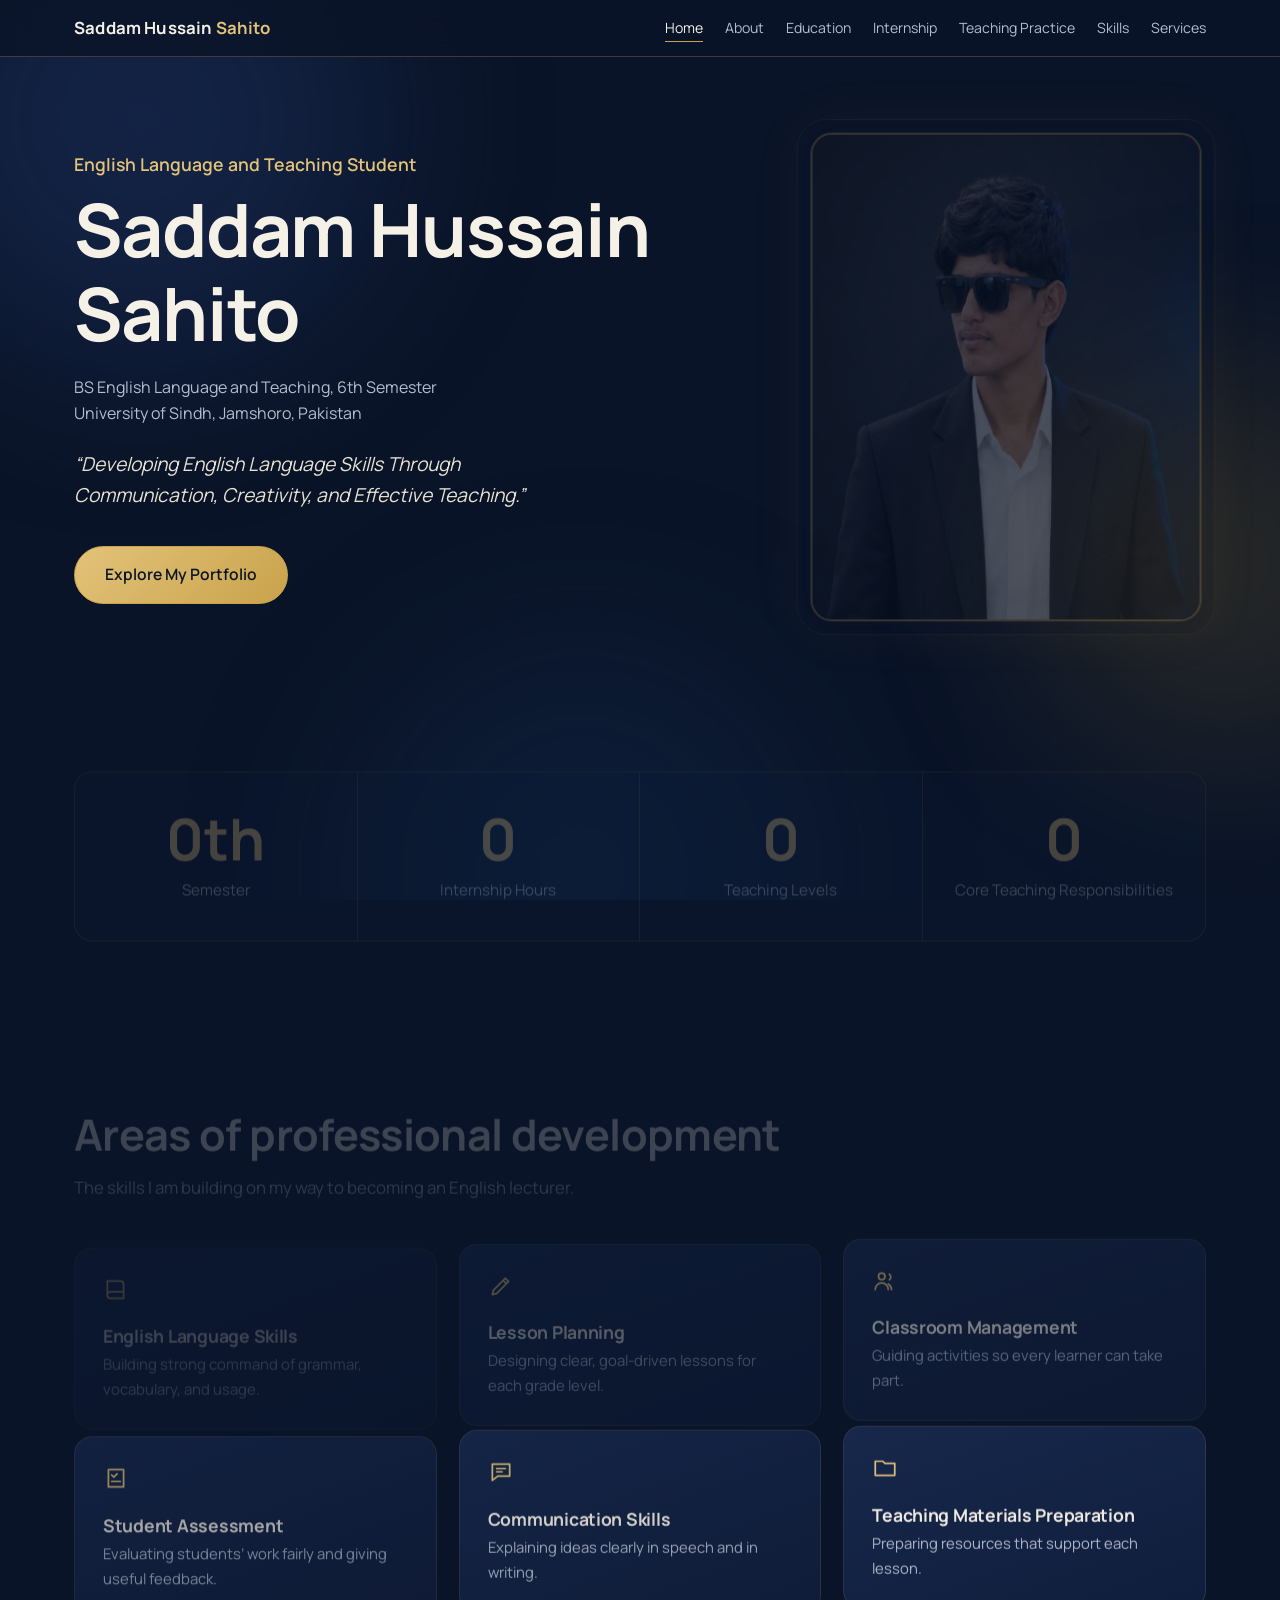
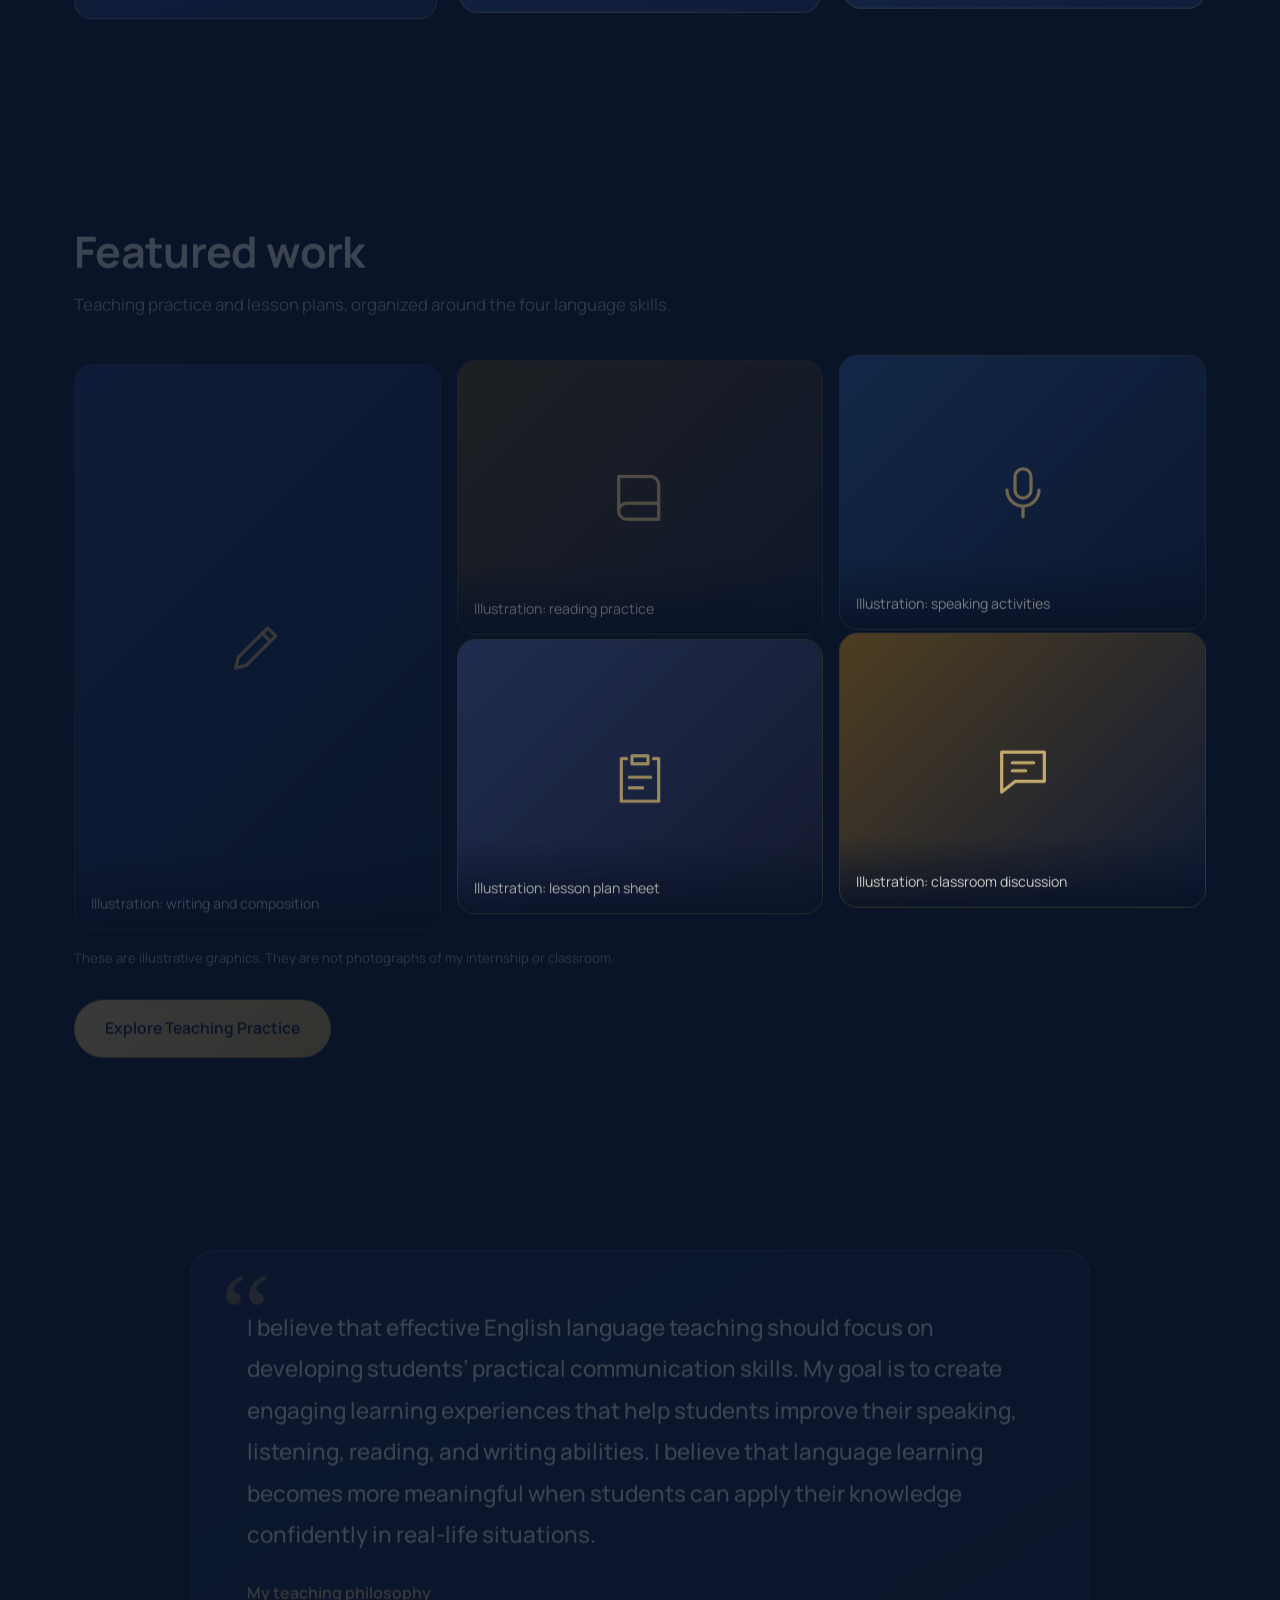
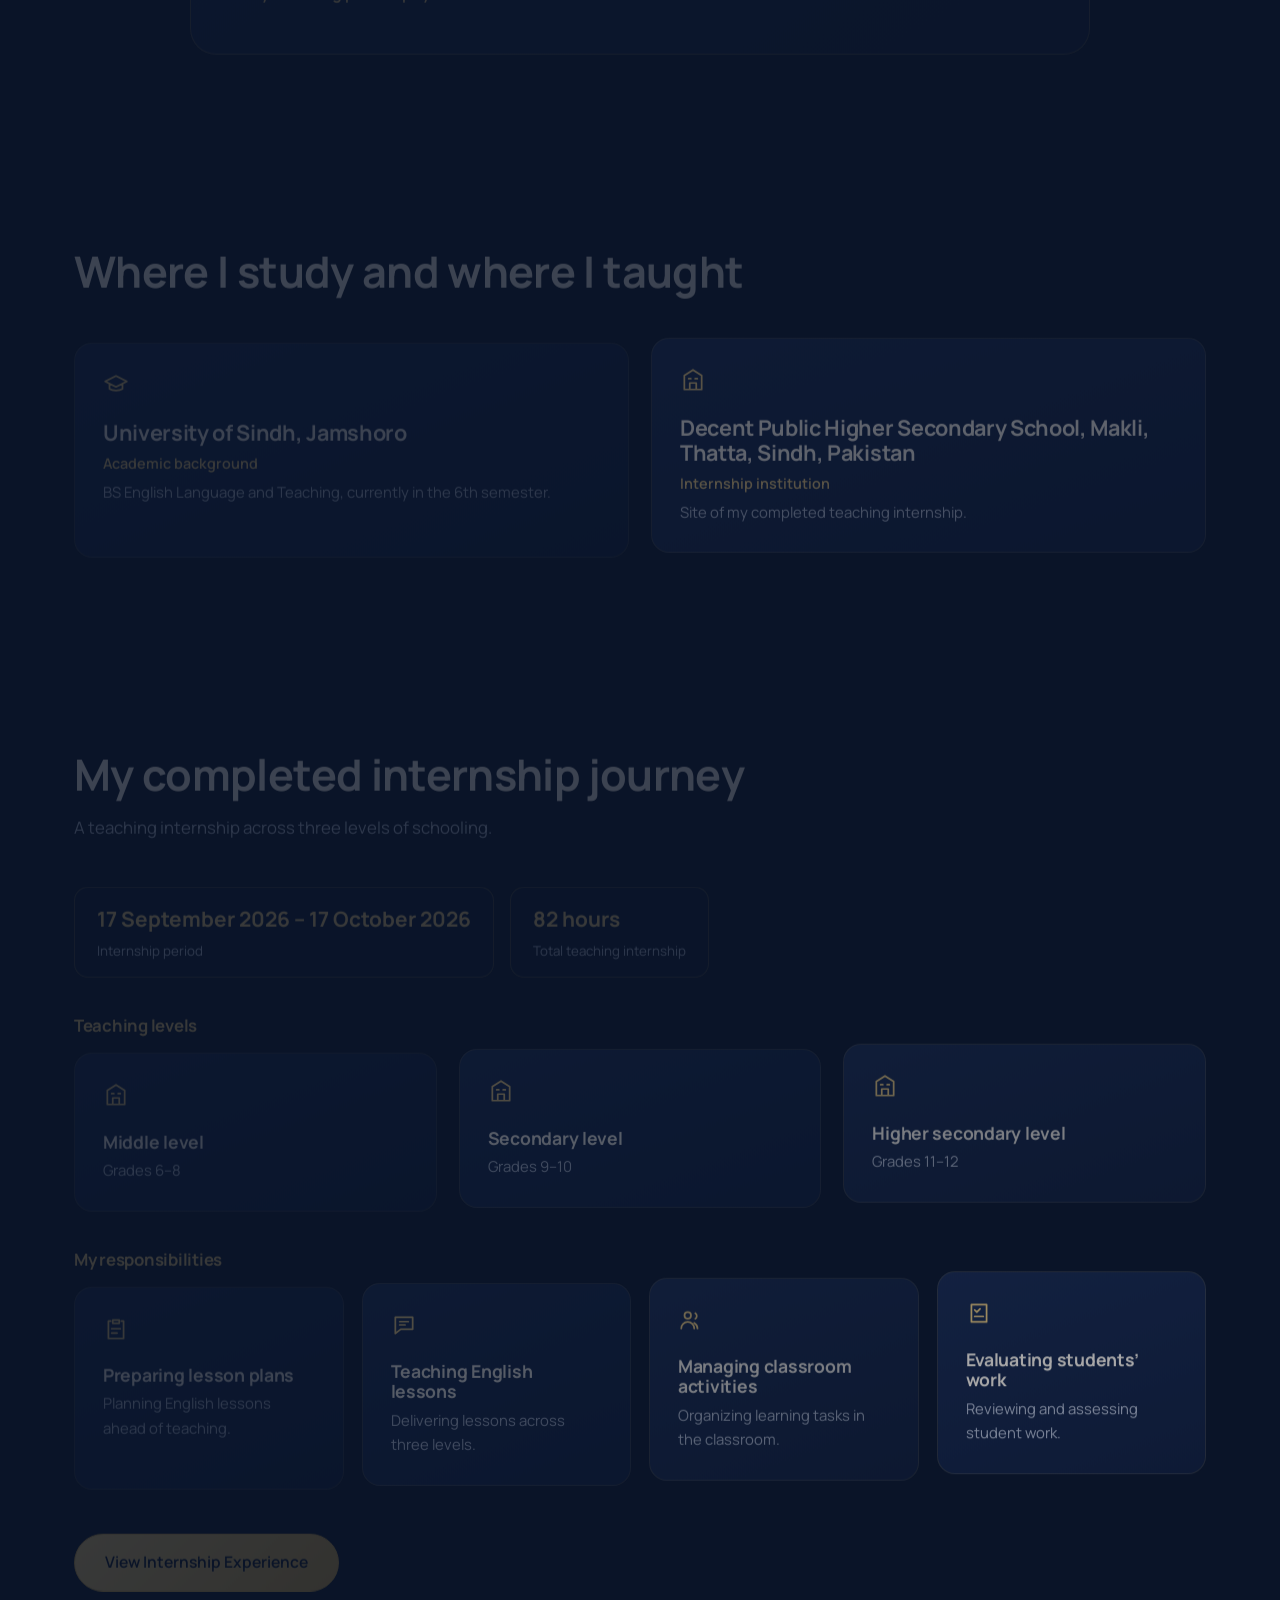
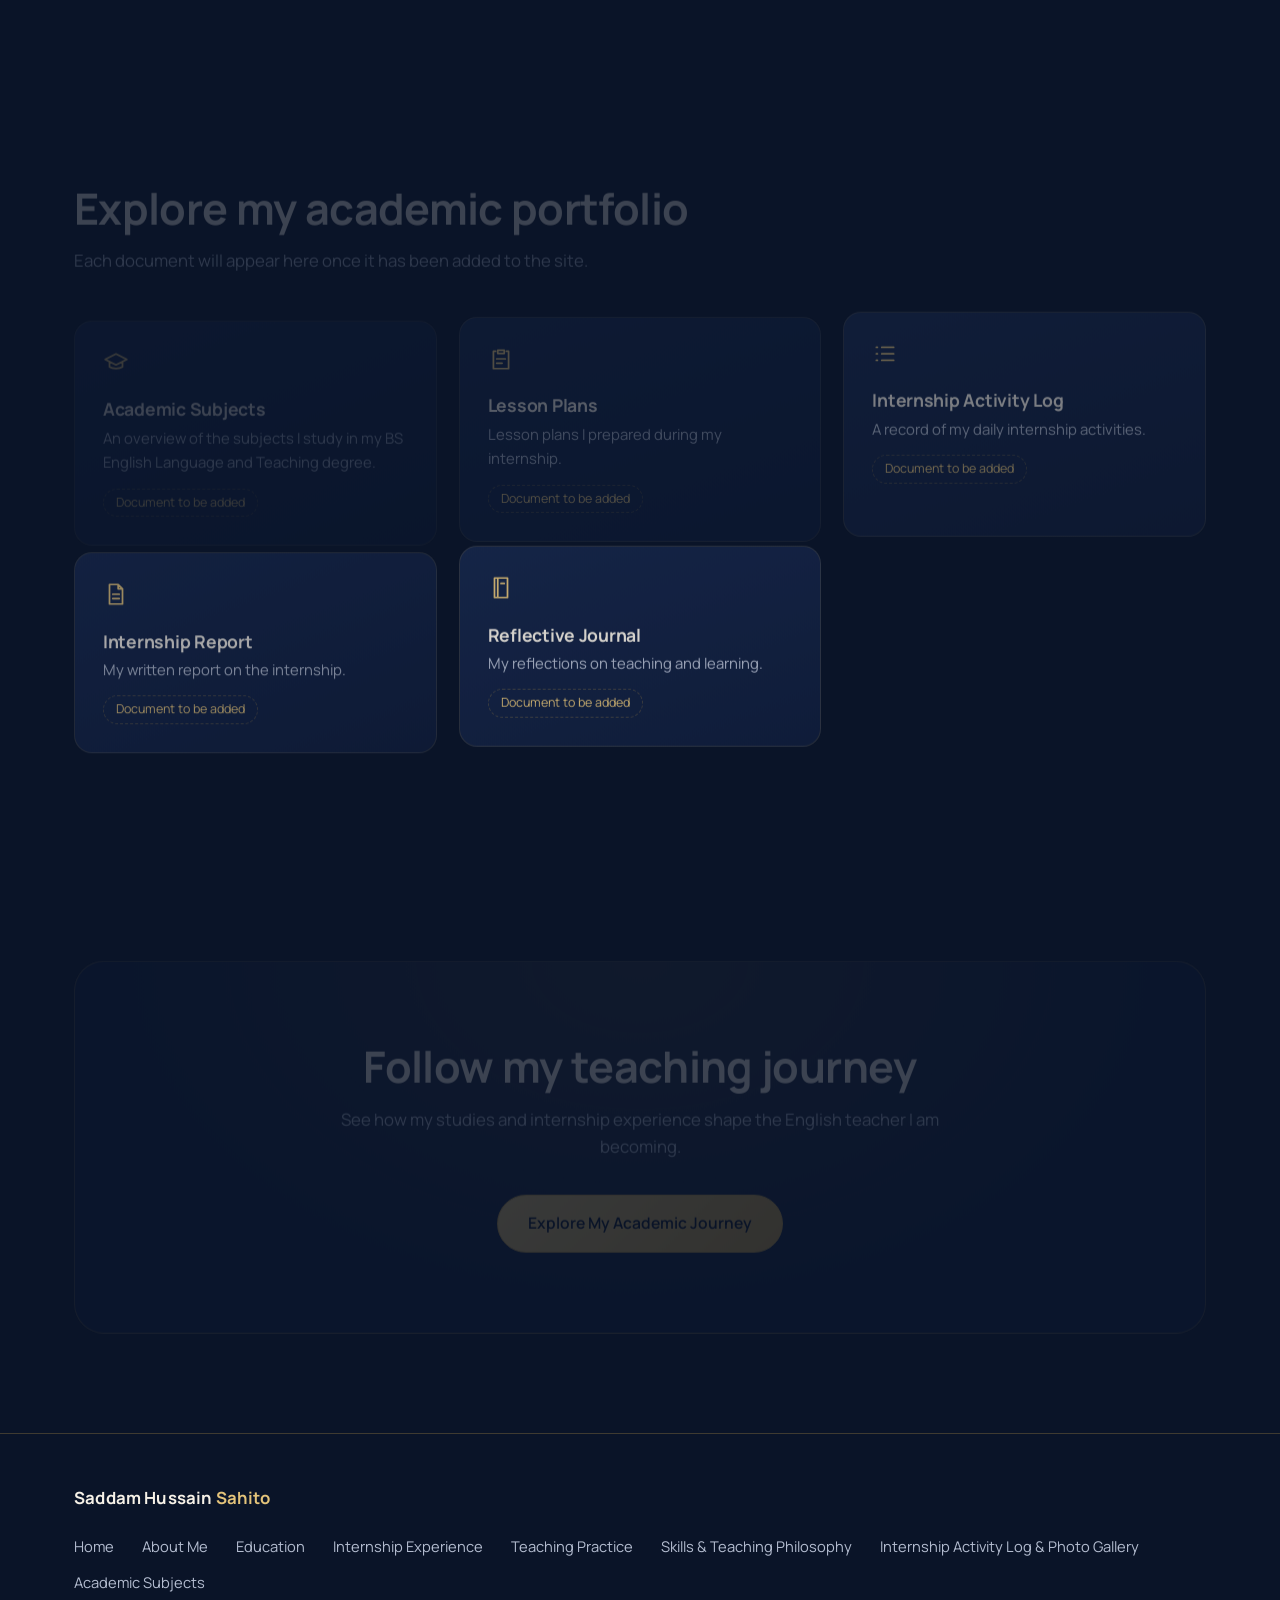
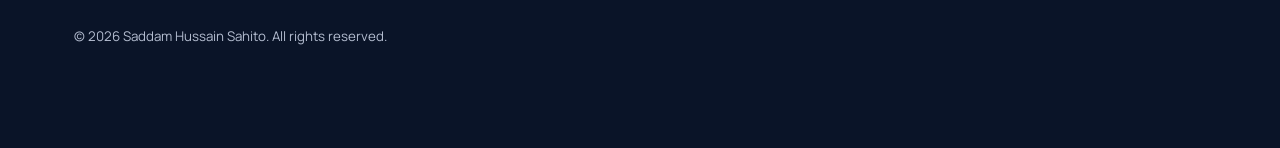
<file: index.html>
<!DOCTYPE html>
<html>
<head>
    <meta charset="UTF-8">
    <meta http-equiv="refresh" content="0; url=portfolio/">
    <title>My Portfolio</title>
</head>
<body>
    <p>Redirecting to my portfolio...</p>
    <a href="portfolio/">Open Portfolio</a>
</body>
</html>
</file>
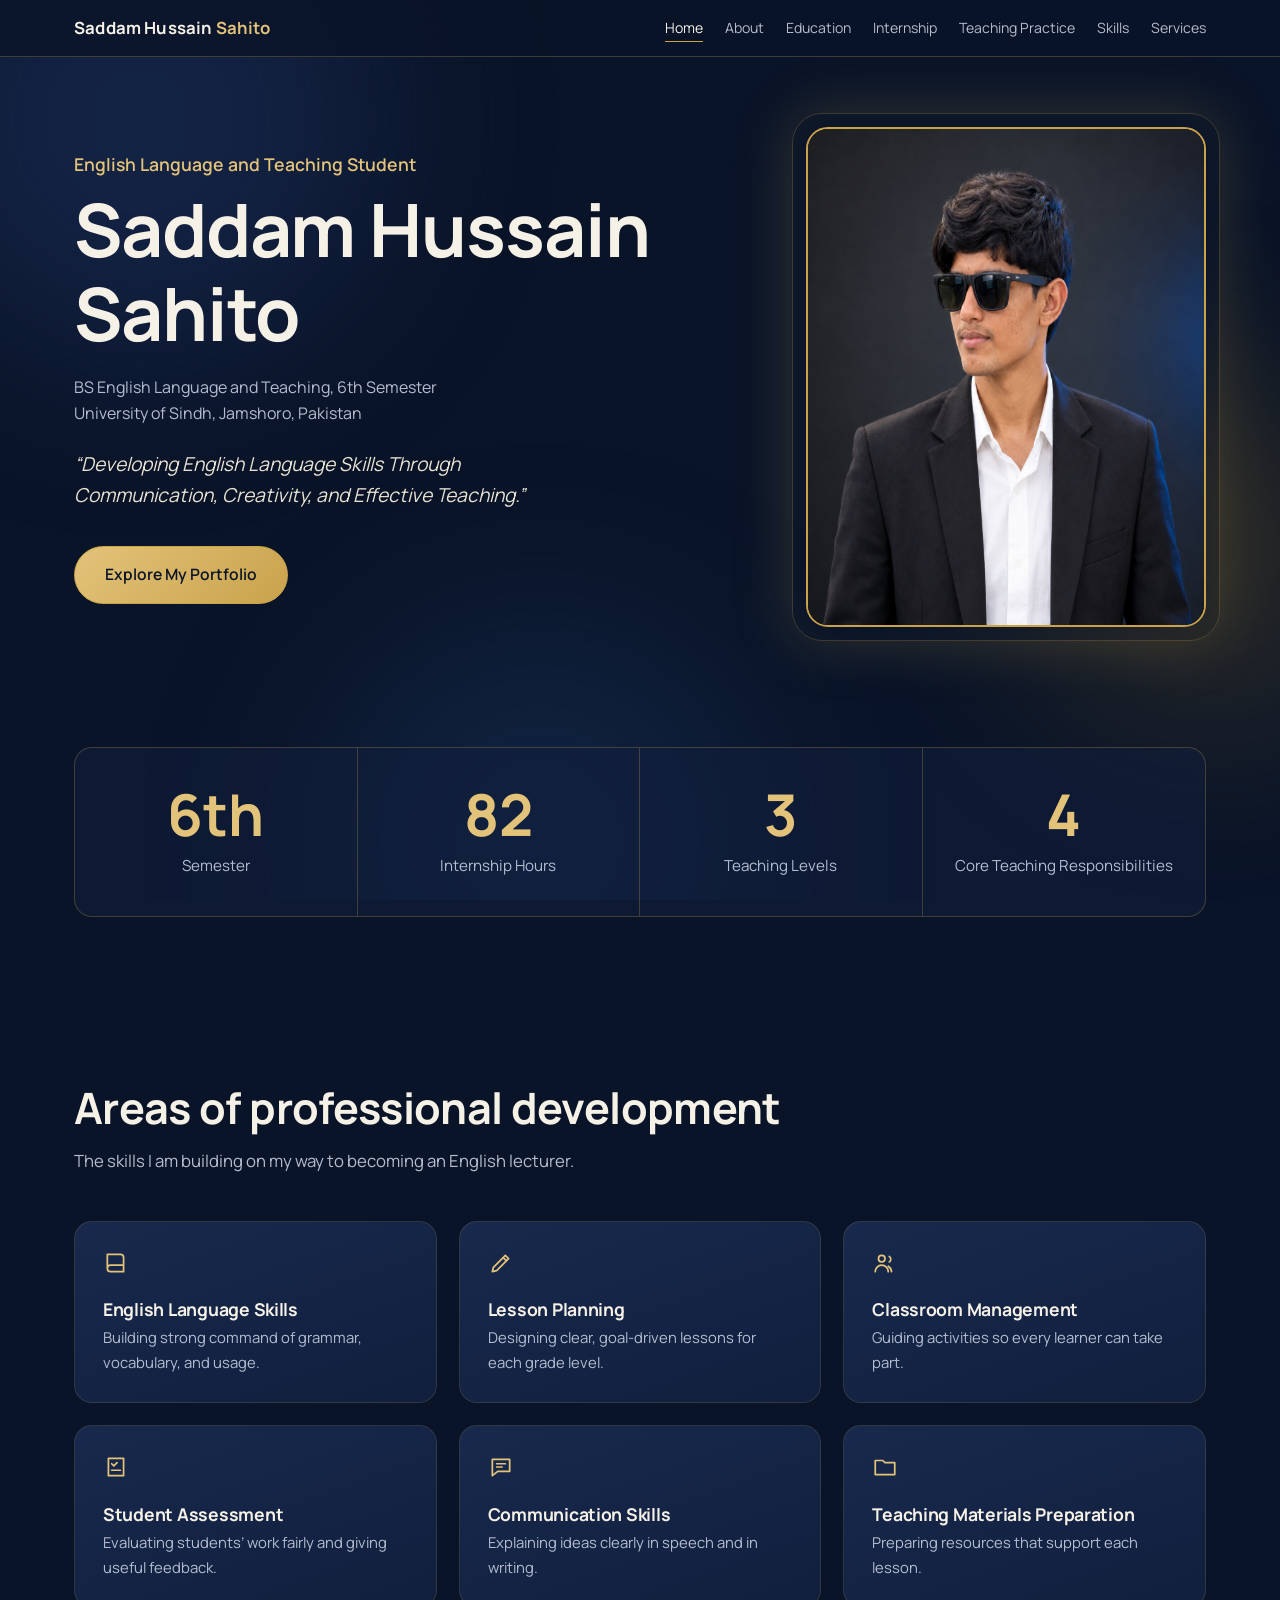
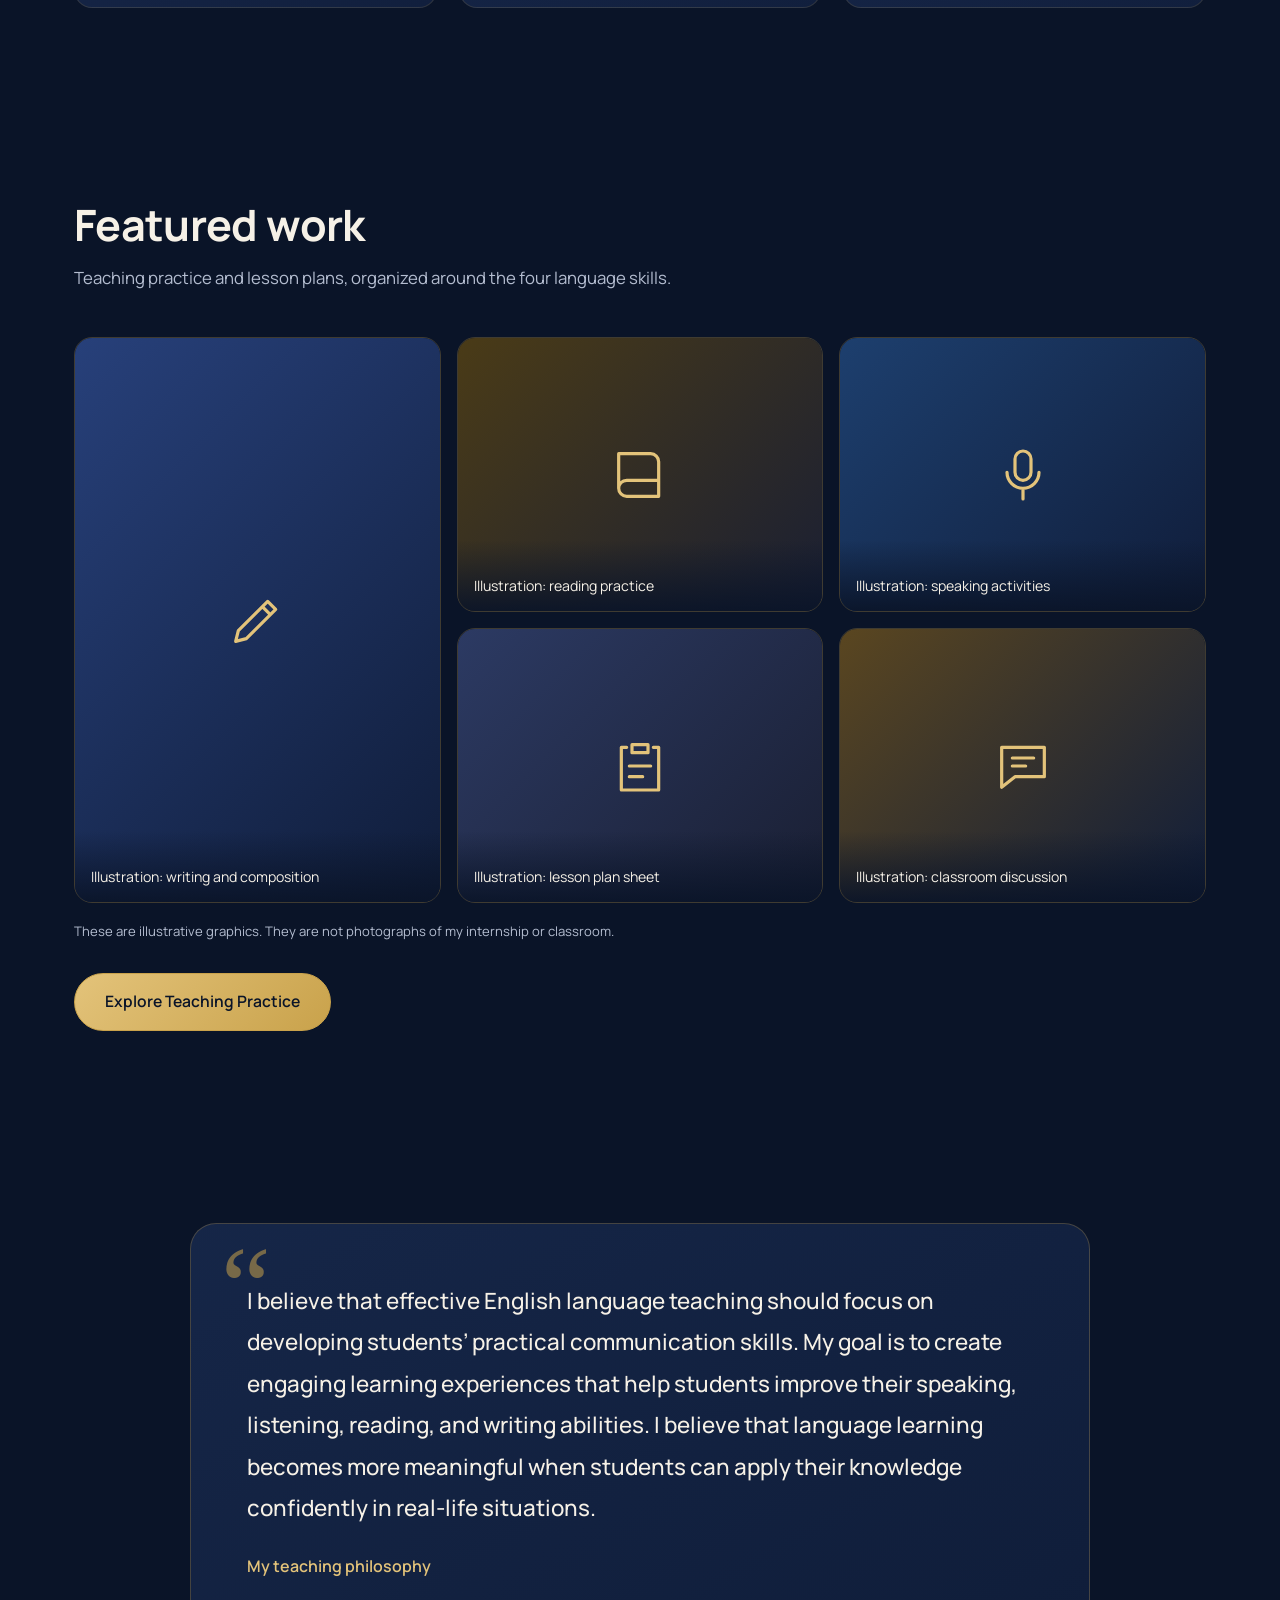
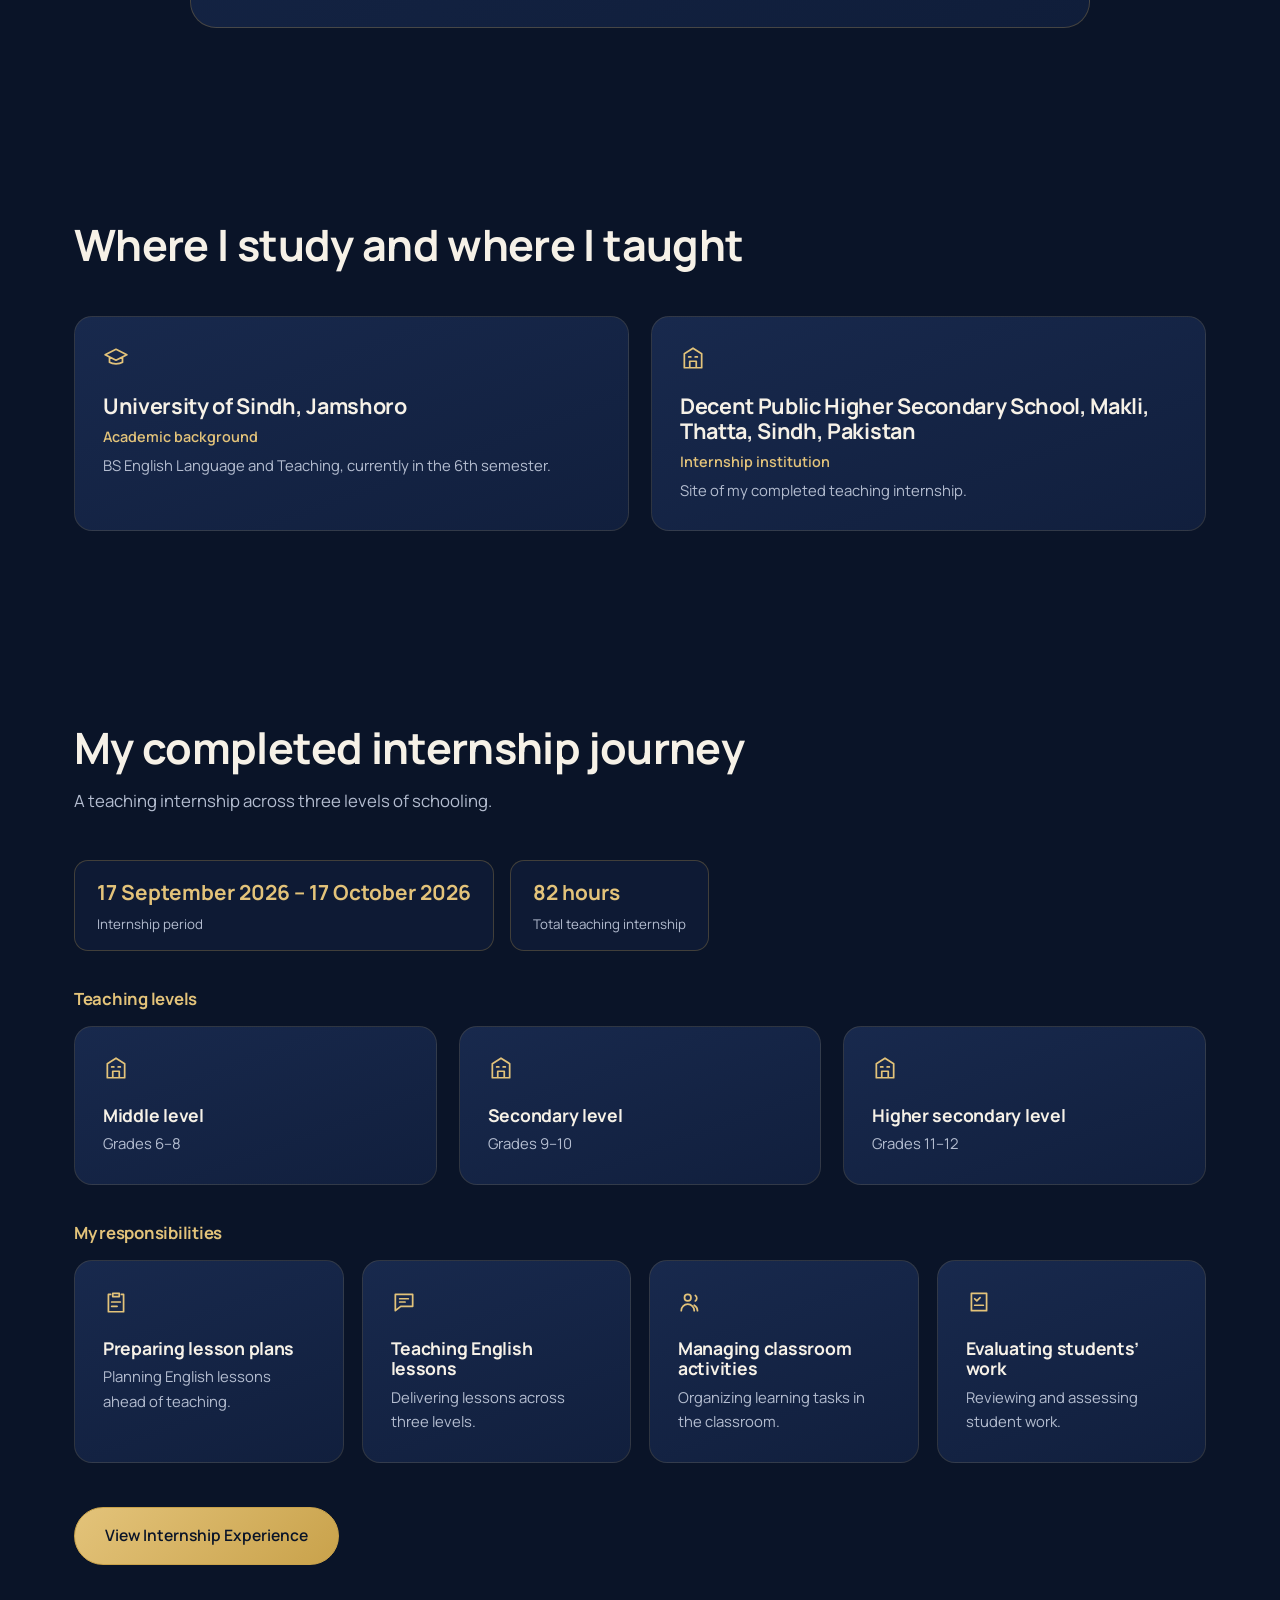
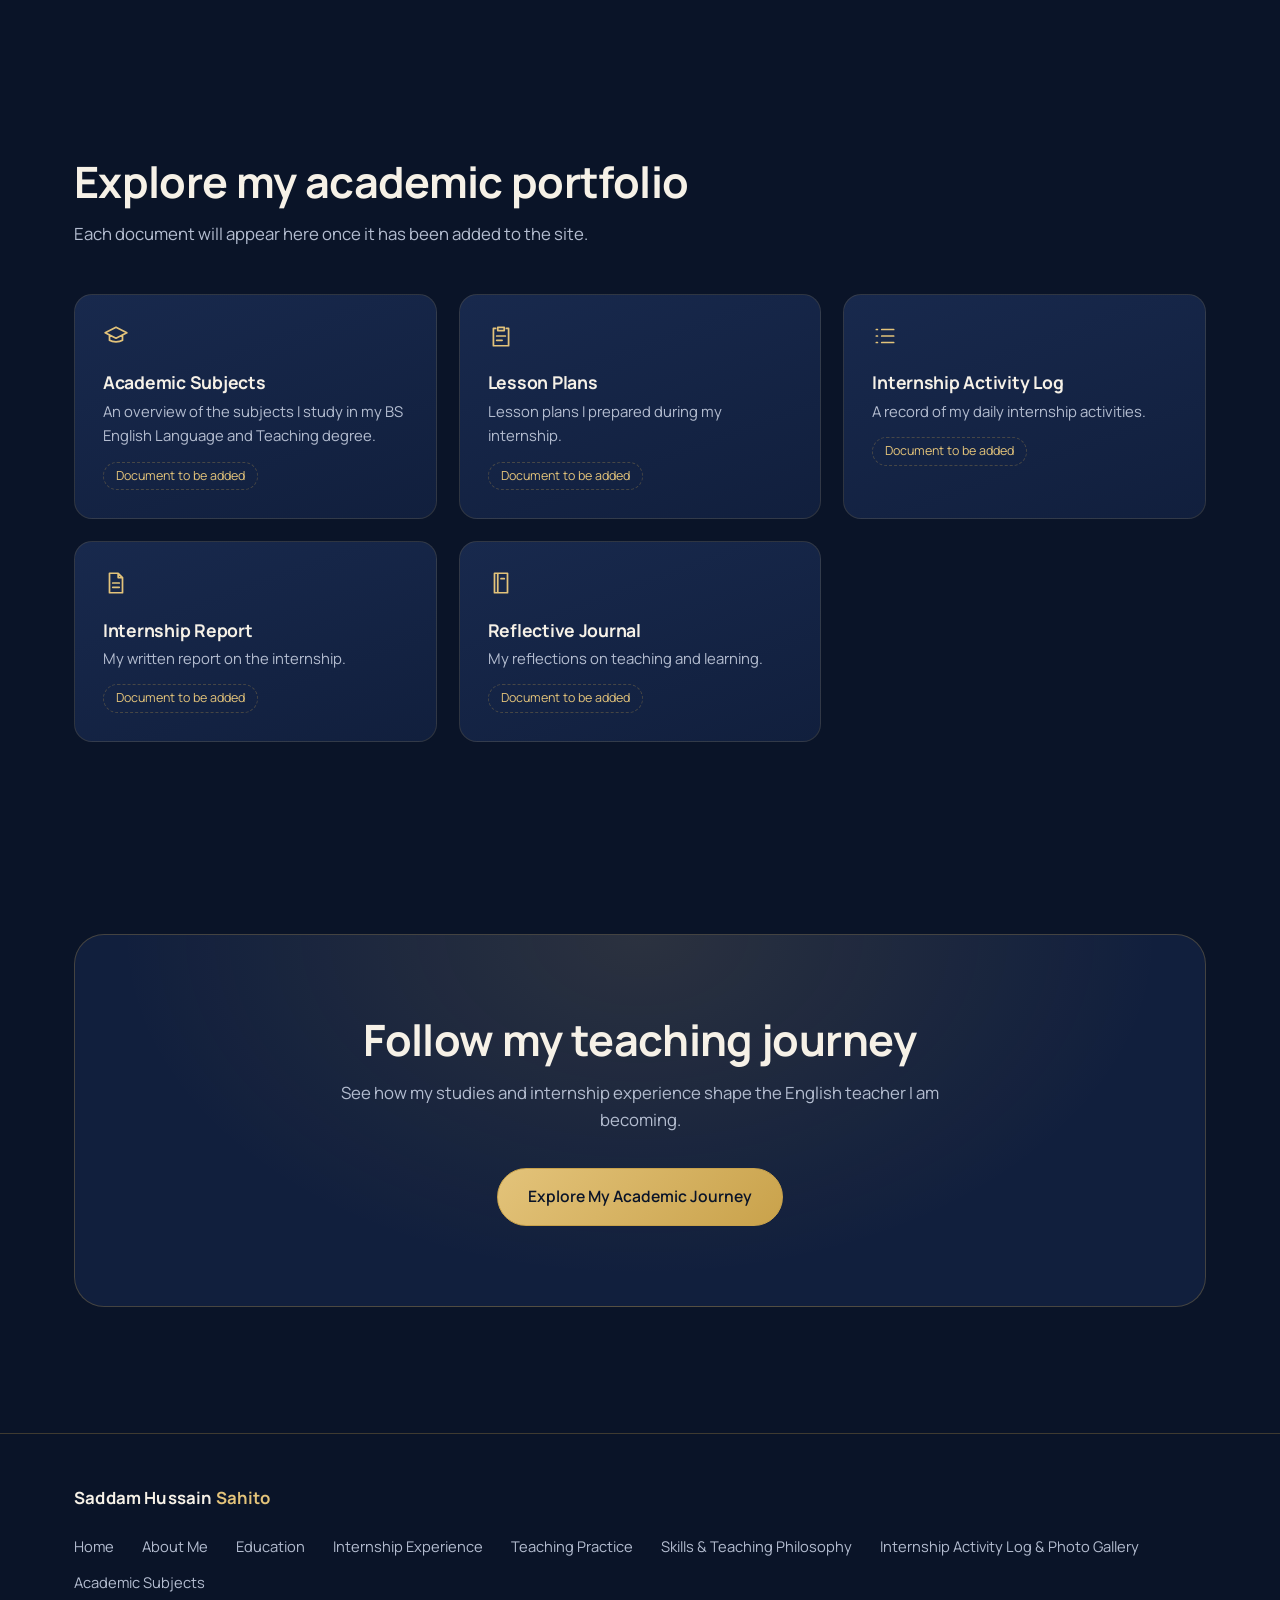
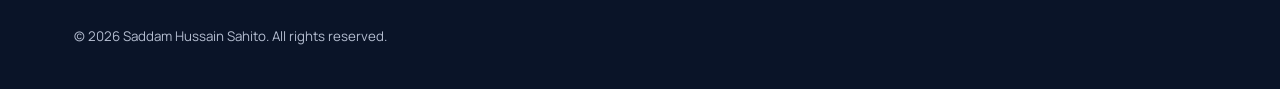
<file: portfolio/index.html>
<!DOCTYPE html>
<html lang="en"><head><meta charset="utf-8"><meta name="viewport" content="width=device-width,initial-scale=1">
<title>Saddam Hussain Sahito | English Language Teaching Portfolio</title>
<meta name="description" content="Portfolio of Saddam Hussain Sahito, BS English Language and Teaching student at the University of Sindh, Jamshoro.">
<link rel="preconnect" href="https://fonts.googleapis.com"><link rel="preconnect" href="https://fonts.gstatic.com" crossorigin>
<link href="https://fonts.googleapis.com/css2?family=Manrope:wght@400;500;600;700&display=swap" rel="stylesheet">
<link rel="stylesheet" href="css/style.css"></head>
<body>
<svg width="0" height="0" style="position:absolute" aria-hidden="true"><defs><symbol id="i-book" viewBox="0 0 24 24"><path d="M4 4h12a3 3 0 0 1 3 3v13H7a3 3 0 0 1-3-3zM4 17a3 3 0 0 1 3-3h12"/></symbol><symbol id="i-pen" viewBox="0 0 24 24"><path d="M4 20l4-1L19 8l-3-3L5 16zM14 7l3 3"/></symbol><symbol id="i-clip" viewBox="0 0 24 24"><path d="M9 4h6v3H9zM7 5H5v16h14V5h-2M8 12h8M8 16h5"/></symbol><symbol id="i-chat" viewBox="0 0 24 24"><path d="M4 5h16v11H9l-5 4zM8 9h8M8 12h5"/></symbol><symbol id="i-users" viewBox="0 0 24 24"><path d="M9 11a3 3 0 1 0 0-6 3 3 0 0 0 0 6zM3 20a6 6 0 0 1 12 0M16 6a3 3 0 0 1 0 5M18 20a6 6 0 0 0-3-5"/></symbol><symbol id="i-assess" viewBox="0 0 24 24"><path d="M5 4h14v16H5zM8 9l2 2 3-3M8 15h8"/></symbol><symbol id="i-folder" viewBox="0 0 24 24"><path d="M3 6h7l2 2h9v11H3z"/></symbol><symbol id="i-clock" viewBox="0 0 24 24"><path d="M12 21a9 9 0 1 0 0-18 9 9 0 0 0 0 18zM12 7v5l3 2"/></symbol><symbol id="i-cap" viewBox="0 0 24 24"><path d="M2 9l10-5 10 5-10 5zM6 11v5c3 2 9 2 12 0v-5"/></symbol><symbol id="i-bld" viewBox="0 0 24 24"><path d="M4 21V8l8-5 8 5v13zM9 21v-6h6v6M8 11h2M14 11h2"/></symbol><symbol id="i-file" viewBox="0 0 24 24"><path d="M6 3h8l4 4v14H6zM14 3v4h4M9 12h6M9 16h6"/></symbol><symbol id="i-jour" viewBox="0 0 24 24"><path d="M6 3h12v18H6zM9 3v18M12 8h3"/></symbol><symbol id="i-mic" viewBox="0 0 24 24"><path d="M12 3a3 3 0 0 1 3 3v5a3 3 0 0 1-6 0V6a3 3 0 0 1 3-3zM6 11a6 6 0 0 0 12 0M12 17v4"/></symbol><symbol id="i-list" viewBox="0 0 24 24"><path d="M9 6h11M9 12h11M9 18h11M4 6h1M4 12h1M4 18h1"/></symbol></defs></svg>
<div class="bg" aria-hidden="true"><i class="blob b1"></i><i class="blob b2"></i><i class="blob b3"></i></div>
<header><div class="bar"><a class="brand" href="index.html">Saddam Hussain <span>Sahito</span></a>
<button class="menu" aria-expanded="false" aria-controls="nav">Menu</button>
<nav aria-label="Main"><ul id="nav"><li><a href="index.html" aria-current="page">Home</a></li><li><a href="about.html">About</a></li><li><a href="education.html">Education</a></li><li><a href="internship.html">Internship</a></li><li><a href="teaching-practice.html">Teaching Practice</a></li><li><a href="skills-philosophy.html">Skills</a></li><li><a href="services.html">Services</a></li></ul></nav></div></header>
<main>
<section class="hero"><div class="wrap"><div>
<p class="role">English Language and Teaching Student</p>
<h1>Saddam Hussain Sahito</h1>
<p class="uni">BS English Language and Teaching, 6th Semester<br>University of Sindh, Jamshoro, Pakistan</p>
<p class="tag">“Developing English Language Skills Through Communication, Creativity, and Effective Teaching.”</p>
<a class="btn fill" href="#teaser">Explore My Portfolio</a></div>
<figure class="frame"><img src="assets/profile.png" alt="Saddam Hussain Sahito’s academic profile photo" width="400" height="500"></figure></div></section>

<section class="stats" aria-label="Key facts"><div class="wrap"><div class="sgrid reveal">
<div class="stat"><div class="num" data-count="6" data-suffix="th">6th</div><p>Semester</p></div>
<div class="stat"><div class="num" data-count="82">82</div><p>Internship Hours</p></div>
<div class="stat"><div class="num" data-count="3">3</div><p>Teaching Levels</p></div>
<div class="stat"><div class="num" data-count="4">4</div><p>Core Teaching Responsibilities</p></div></div></div></section>

<section id="teaser"><div class="wrap"><div class="head reveal"><h2>Areas of professional development</h2><p class="lead">The skills I am building on my way to becoming an English lecturer.</p></div>
<div class="grid3"><div class="card reveal" style="--d:0.00s"><svg class="ico" aria-hidden="true"><use href="#i-book"/></svg><h3>English Language Skills</h3><p>Building strong command of grammar, vocabulary, and usage.</p></div><div class="card reveal" style="--d:0.08s"><svg class="ico" aria-hidden="true"><use href="#i-pen"/></svg><h3>Lesson Planning</h3><p>Designing clear, goal-driven lessons for each grade level.</p></div><div class="card reveal" style="--d:0.16s"><svg class="ico" aria-hidden="true"><use href="#i-users"/></svg><h3>Classroom Management</h3><p>Guiding activities so every learner can take part.</p></div><div class="card reveal" style="--d:0.24s"><svg class="ico" aria-hidden="true"><use href="#i-assess"/></svg><h3>Student Assessment</h3><p>Evaluating students’ work fairly and giving useful feedback.</p></div><div class="card reveal" style="--d:0.32s"><svg class="ico" aria-hidden="true"><use href="#i-chat"/></svg><h3>Communication Skills</h3><p>Explaining ideas clearly in speech and in writing.</p></div><div class="card reveal" style="--d:0.40s"><svg class="ico" aria-hidden="true"><use href="#i-folder"/></svg><h3>Teaching Materials Preparation</h3><p>Preparing resources that support each lesson.</p></div></div></div></section>

<section><div class="wrap"><div class="head reveal"><h2>Featured work</h2><p class="lead">Teaching practice and lesson plans, organized around the four language skills.</p></div>
<div class="gallery"><div class="tile reveal" style="--d:0.00s"><div class="art" style="background:linear-gradient(135deg,#27407a,#101d3a)"><svg class="ico" aria-hidden="true"><use href="#i-pen"/></svg></div><span>Illustration: writing and composition</span></div><div class="tile reveal" style="--d:0.08s"><div class="art" style="background:linear-gradient(135deg,#4a3b17,#1a1f33)"><svg class="ico" aria-hidden="true"><use href="#i-book"/></svg></div><span>Illustration: reading practice</span></div><div class="tile reveal" style="--d:0.16s"><div class="art" style="background:linear-gradient(135deg,#1d3f6e,#101d3a)"><svg class="ico" aria-hidden="true"><use href="#i-mic"/></svg></div><span>Illustration: speaking activities</span></div><div class="tile reveal" style="--d:0.24s"><div class="art" style="background:linear-gradient(135deg,#2c3a63,#1a1f33)"><svg class="ico" aria-hidden="true"><use href="#i-clip"/></svg></div><span>Illustration: lesson plan sheet</span></div><div class="tile reveal" style="--d:0.32s"><div class="art" style="background:linear-gradient(135deg,#5a4620,#101d3a)"><svg class="ico" aria-hidden="true"><use href="#i-chat"/></svg></div><span>Illustration: classroom discussion</span></div></div>
<p class="cap reveal">These are illustrative graphics. They are not photographs of my internship or classroom.</p>
<a class="btn fill reveal" href="teaching-practice.html">Explore Teaching Practice</a></div></section>

<section><div class="wrap"><blockquote class="quote reveal"><p>I believe that effective English language teaching should focus on developing students’ practical communication skills. My goal is to create engaging learning experiences that help students improve their speaking, listening, reading, and writing abilities. I believe that language learning becomes more meaningful when students can apply their knowledge confidently in real-life situations.</p><footer>My teaching philosophy</footer></blockquote></div></section>

<section><div class="wrap"><div class="head reveal"><h2>Where I study and where I taught</h2></div>
<div class="grid2">
<div class="card inst reveal"><svg class="ico" aria-hidden="true"><use href="#i-cap"/></svg><h3 style="margin-top:16px">University of Sindh, Jamshoro</h3><p class="k">Academic background</p><p>BS English Language and Teaching, currently in the 6th semester.</p></div>
<div class="card inst reveal" style="--d:.1s"><svg class="ico" aria-hidden="true"><use href="#i-bld"/></svg><h3 style="margin-top:16px">Decent Public Higher Secondary School, Makli, Thatta, Sindh, Pakistan</h3><p class="k">Internship institution</p><p>Site of my completed teaching internship.</p></div></div></div></section>

<section><div class="wrap"><div class="head reveal"><h2>My completed internship journey</h2><p class="lead">A teaching internship across three levels of schooling.</p></div>
<div class="meta reveal"><div class="pill"><b>17 September 2026 – 17 October 2026</b><small>Internship period</small></div><div class="pill"><b>82 hours</b><small>Total teaching internship</small></div></div>
<h3 class="sub reveal">Teaching levels</h3><div class="grid3"><div class="card reveal" style="--d:0.00s"><svg class="ico" aria-hidden="true"><use href="#i-bld"/></svg><h3>Middle level</h3><p>Grades 6–8</p></div><div class="card reveal" style="--d:0.08s"><svg class="ico" aria-hidden="true"><use href="#i-bld"/></svg><h3>Secondary level</h3><p>Grades 9–10</p></div><div class="card reveal" style="--d:0.16s"><svg class="ico" aria-hidden="true"><use href="#i-bld"/></svg><h3>Higher secondary level</h3><p>Grades 11–12</p></div></div>
<h3 class="sub reveal">My responsibilities</h3><div class="grid4"><div class="card reveal" style="--d:0.00s"><svg class="ico" aria-hidden="true"><use href="#i-clip"/></svg><h3>Preparing lesson plans</h3><p>Planning English lessons ahead of teaching.</p></div><div class="card reveal" style="--d:0.08s"><svg class="ico" aria-hidden="true"><use href="#i-chat"/></svg><h3>Teaching English lessons</h3><p>Delivering lessons across three levels.</p></div><div class="card reveal" style="--d:0.16s"><svg class="ico" aria-hidden="true"><use href="#i-users"/></svg><h3>Managing classroom activities</h3><p>Organizing learning tasks in the classroom.</p></div><div class="card reveal" style="--d:0.24s"><svg class="ico" aria-hidden="true"><use href="#i-assess"/></svg><h3>Evaluating students’ work</h3><p>Reviewing and assessing student work.</p></div></div>
<p style="margin-top:44px" class="reveal"><a class="btn fill" href="internship.html">View Internship Experience</a></p></div></section>

<section><div class="wrap"><div class="head reveal"><h2>Explore my academic portfolio</h2><p class="lead">Each document will appear here once it has been added to the site.</p></div>
<div class="docs"><div class="card doc reveal" style="--d:0.00s"><svg class="ico" aria-hidden="true"><use href="#i-cap"/></svg><h3>Academic Subjects</h3><p>An overview of the subjects I study in my BS English Language and Teaching degree.</p><span class="st">Document to be added</span></div><div class="card doc reveal" style="--d:0.08s"><svg class="ico" aria-hidden="true"><use href="#i-clip"/></svg><h3>Lesson Plans</h3><p>Lesson plans I prepared during my internship.</p><span class="st">Document to be added</span></div><div class="card doc reveal" style="--d:0.16s"><svg class="ico" aria-hidden="true"><use href="#i-list"/></svg><h3>Internship Activity Log</h3><p>A record of my daily internship activities.</p><span class="st">Document to be added</span></div><div class="card doc reveal" style="--d:0.24s"><svg class="ico" aria-hidden="true"><use href="#i-file"/></svg><h3>Internship Report</h3><p>My written report on the internship.</p><span class="st">Document to be added</span></div><div class="card doc reveal" style="--d:0.32s"><svg class="ico" aria-hidden="true"><use href="#i-jour"/></svg><h3>Reflective Journal</h3><p>My reflections on teaching and learning.</p><span class="st">Document to be added</span></div></div></div></section>

<section class="cta"><div class="wrap"><div class="box reveal"><h2>Follow my teaching journey</h2><p class="lead">See how my studies and internship experience shape the English teacher I am becoming.</p><a class="btn fill" href="about.html">Explore My Academic Journey</a></div></div></section>
</main>
<footer class="foot"><div class="wrap"><a class="brand" href="index.html">Saddam Hussain <span>Sahito</span></a><nav aria-label="Footer"><ul><li><a href="index.html">Home</a></li><li><a href="about.html">About Me</a></li><li><a href="education.html">Education</a></li><li><a href="internship.html">Internship Experience</a></li><li><a href="teaching-practice.html">Teaching Practice</a></li><li><a href="skills-philosophy.html">Skills &amp; Teaching Philosophy</a></li><li><a href="activity-log-gallery.html">Internship Activity Log &amp; Photo Gallery</a></li><li><a href="academic-subjects.html">Academic Subjects</a></li></ul></nav><small>© 2026 Saddam Hussain Sahito. All rights reserved.</small></div></footer>
<script src="js/main.js"></script></body></html>
</file>
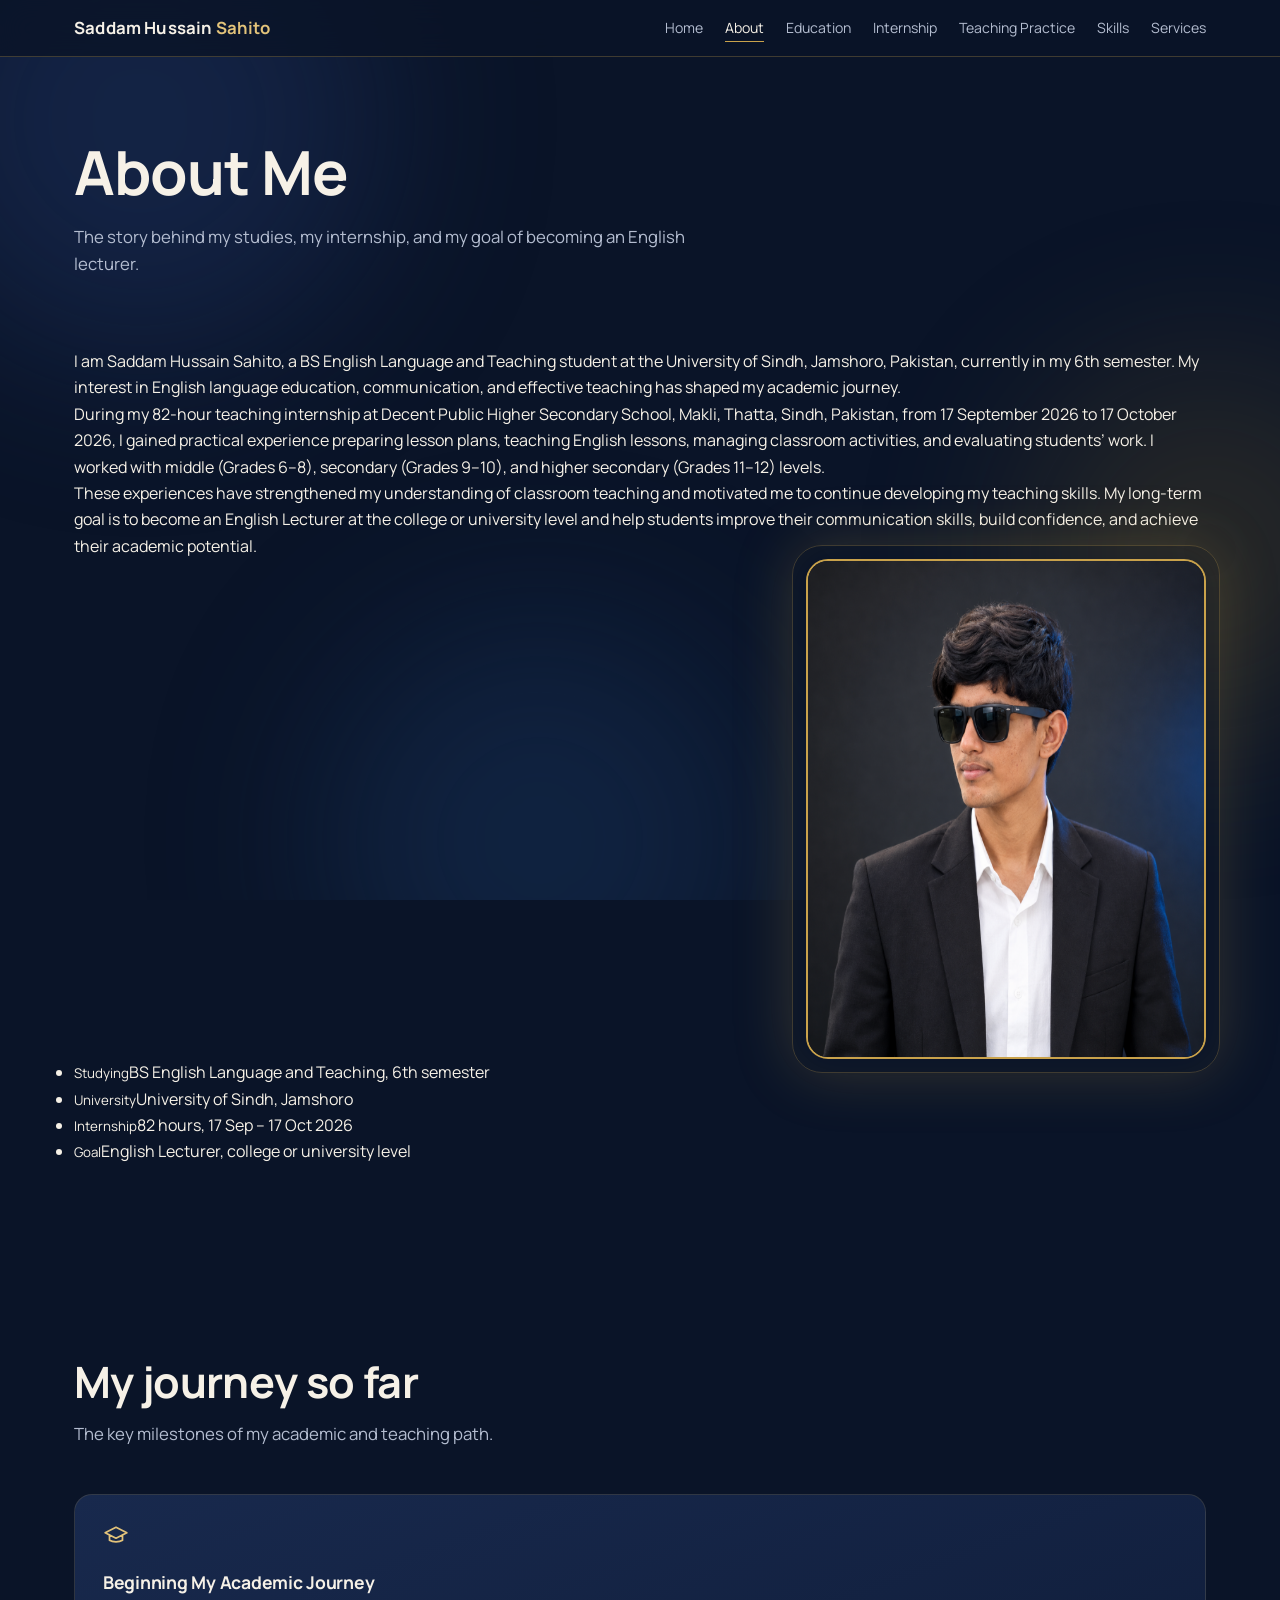
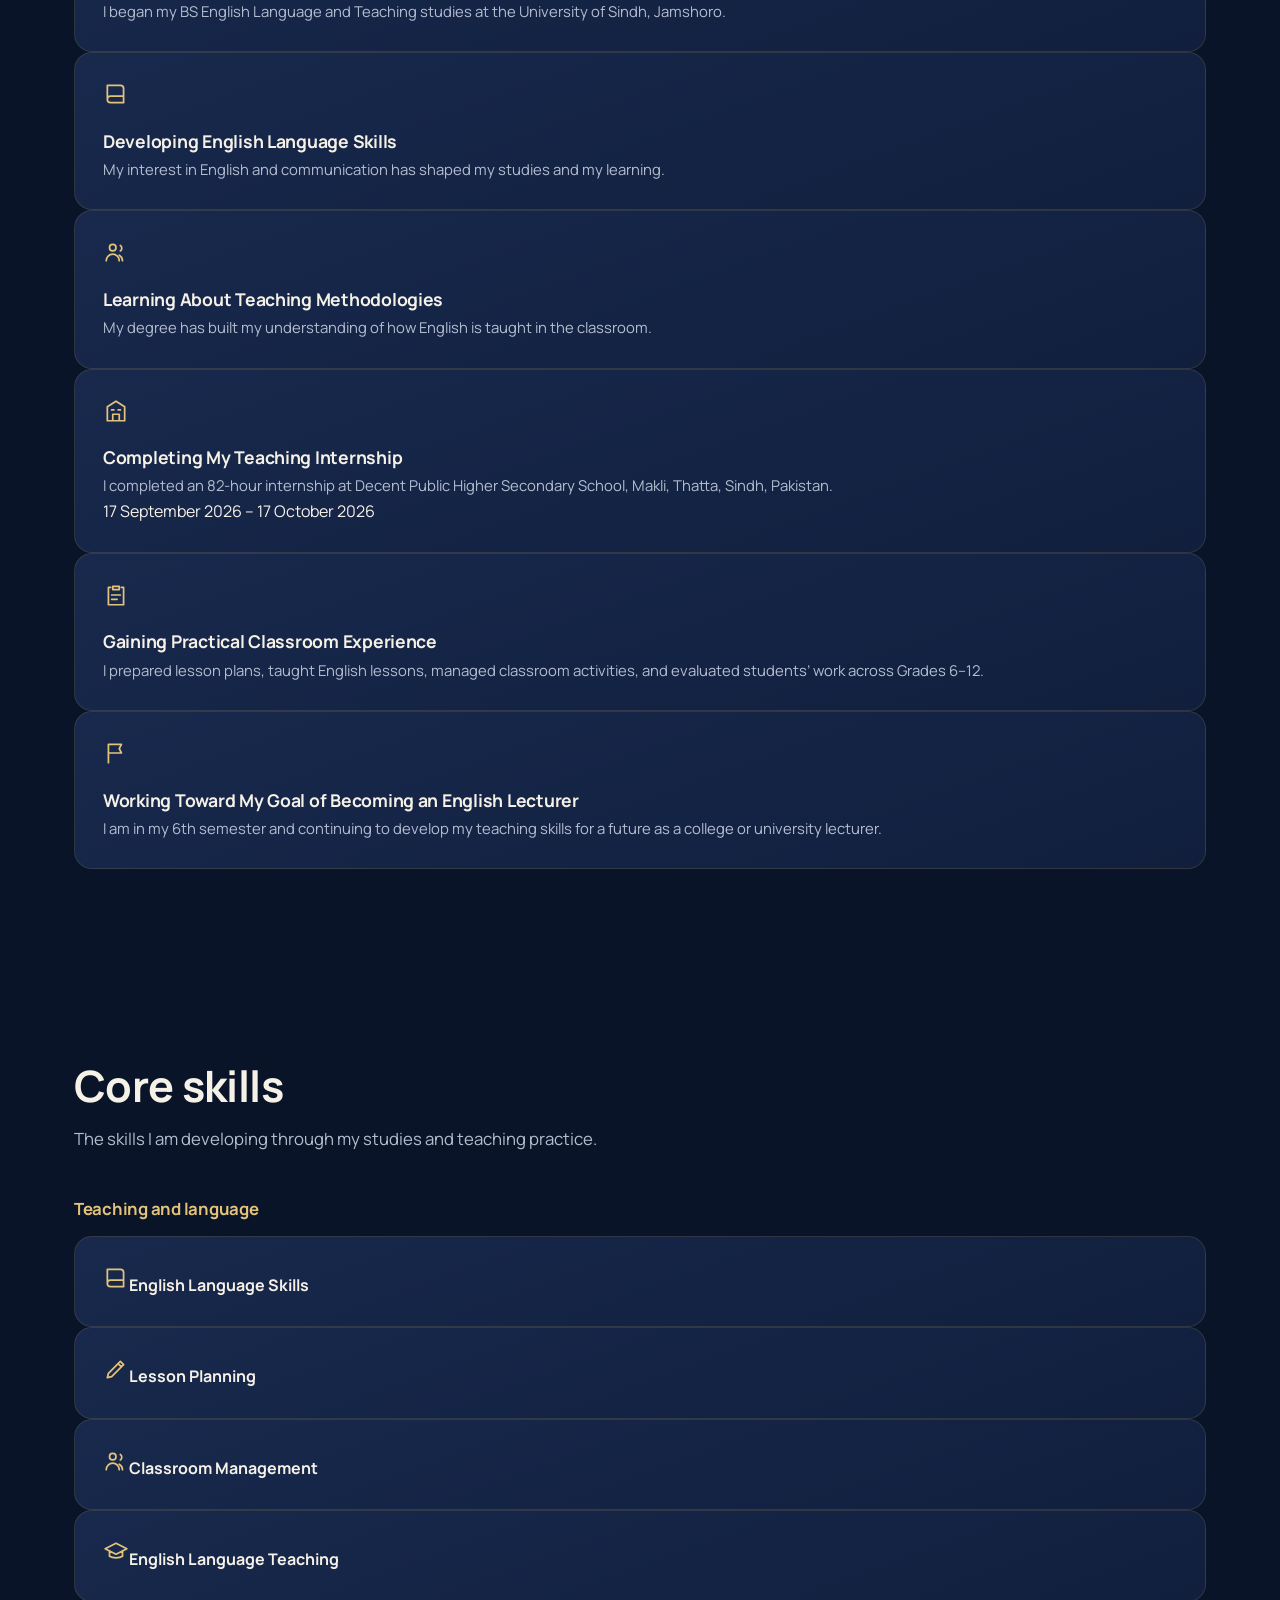
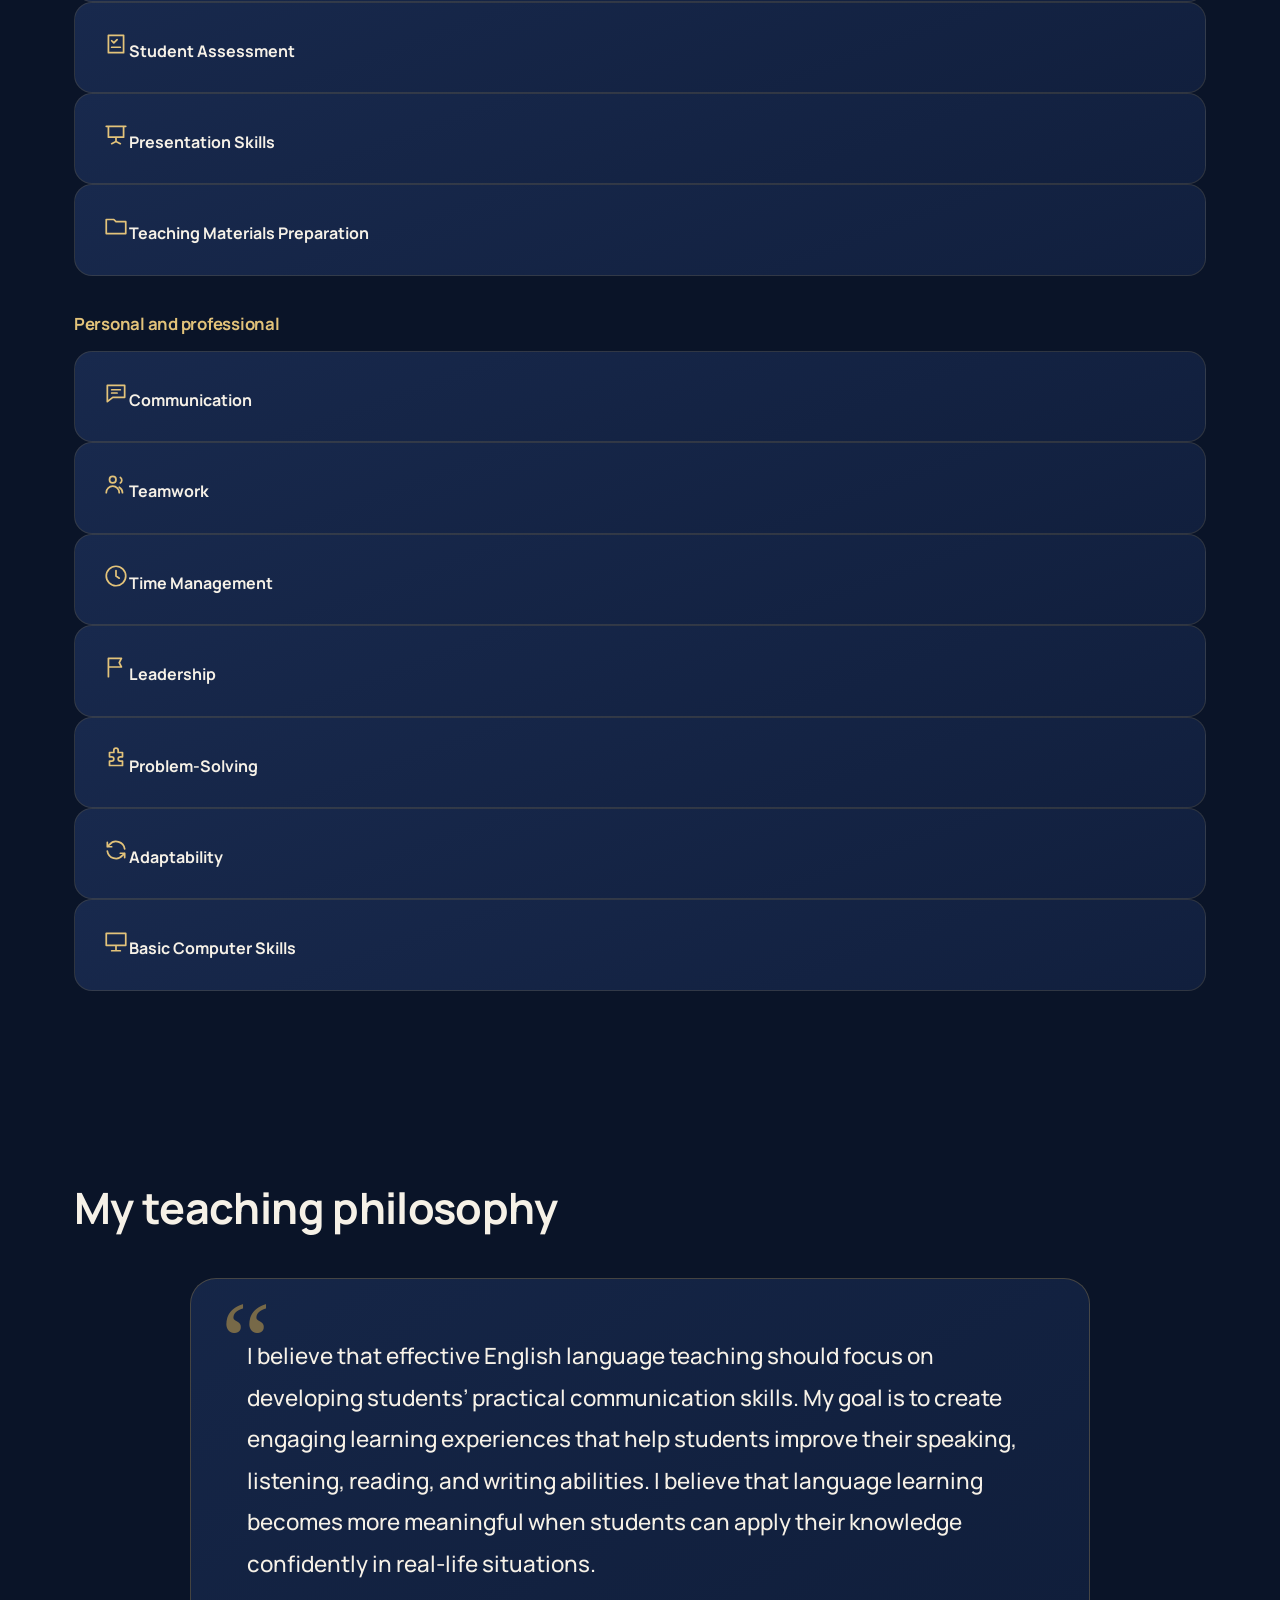
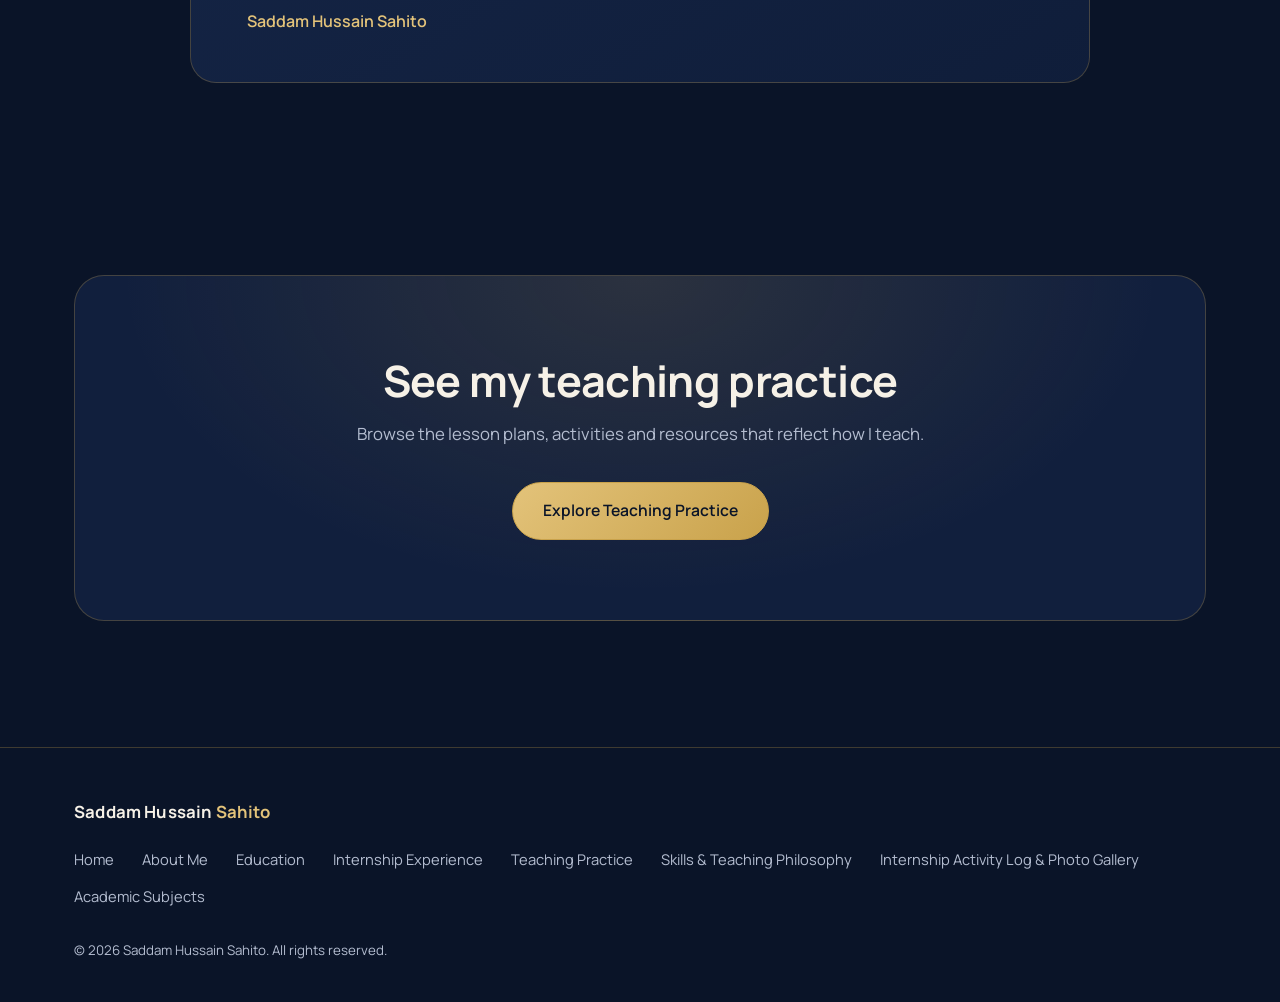
<file: portfolio/about.html>
<!DOCTYPE html>
<html lang="en"><head><meta charset="utf-8"><meta name="viewport" content="width=device-width,initial-scale=1">
<title>About Me | Saddam Hussain Sahito</title>
<meta name="description" content="The story, academic journey, skills and teaching philosophy of Saddam Hussain Sahito, BS English Language and Teaching student at the University of Sindh.">
<link rel="preconnect" href="https://fonts.googleapis.com"><link rel="preconnect" href="https://fonts.gstatic.com" crossorigin>
<link href="https://fonts.googleapis.com/css2?family=Manrope:wght@400;500;600;700&display=swap" rel="stylesheet">
<link rel="stylesheet" href="css/style.css"></head>
<body>
<svg width="0" height="0" style="position:absolute" aria-hidden="true"><defs><symbol id="i-book" viewBox="0 0 24 24"><path d="M4 4h12a3 3 0 0 1 3 3v13H7a3 3 0 0 1-3-3zM4 17a3 3 0 0 1 3-3h12"/></symbol><symbol id="i-pen" viewBox="0 0 24 24"><path d="M4 20l4-1L19 8l-3-3L5 16zM14 7l3 3"/></symbol><symbol id="i-clip" viewBox="0 0 24 24"><path d="M9 4h6v3H9zM7 5H5v16h14V5h-2M8 12h8M8 16h5"/></symbol><symbol id="i-chat" viewBox="0 0 24 24"><path d="M4 5h16v11H9l-5 4zM8 9h8M8 12h5"/></symbol><symbol id="i-users" viewBox="0 0 24 24"><path d="M9 11a3 3 0 1 0 0-6 3 3 0 0 0 0 6zM3 20a6 6 0 0 1 12 0M16 6a3 3 0 0 1 0 5M18 20a6 6 0 0 0-3-5"/></symbol><symbol id="i-assess" viewBox="0 0 24 24"><path d="M5 4h14v16H5zM8 9l2 2 3-3M8 15h8"/></symbol><symbol id="i-folder" viewBox="0 0 24 24"><path d="M3 6h7l2 2h9v11H3z"/></symbol><symbol id="i-clock" viewBox="0 0 24 24"><path d="M12 21a9 9 0 1 0 0-18 9 9 0 0 0 0 18zM12 7v5l3 2"/></symbol><symbol id="i-cap" viewBox="0 0 24 24"><path d="M2 9l10-5 10 5-10 5zM6 11v5c3 2 9 2 12 0v-5"/></symbol><symbol id="i-bld" viewBox="0 0 24 24"><path d="M4 21V8l8-5 8 5v13zM9 21v-6h6v6M8 11h2M14 11h2"/></symbol><symbol id="i-file" viewBox="0 0 24 24"><path d="M6 3h8l4 4v14H6zM14 3v4h4M9 12h6M9 16h6"/></symbol><symbol id="i-jour" viewBox="0 0 24 24"><path d="M6 3h12v18H6zM9 3v18M12 8h3"/></symbol><symbol id="i-mic" viewBox="0 0 24 24"><path d="M12 3a3 3 0 0 1 3 3v5a3 3 0 0 1-6 0V6a3 3 0 0 1 3-3zM6 11a6 6 0 0 0 12 0M12 17v4"/></symbol><symbol id="i-list" viewBox="0 0 24 24"><path d="M9 6h11M9 12h11M9 18h11M4 6h1M4 12h1M4 18h1"/></symbol><symbol id="i-slides" viewBox="0 0 24 24"><path d="M3 4h18M5 4v10h14V4M12 14v4M8 20l4-2 4 2"/></symbol><symbol id="i-flag" viewBox="0 0 24 24"><path d="M5 21V4M5 4h12l-2 4 2 4H5"/></symbol><symbol id="i-puzzle" viewBox="0 0 24 24"><path d="M10 4a2 2 0 0 1 4 0v2h4v4h-2a2 2 0 0 0 0 4h2v4H6v-4h2a2 2 0 0 0 0-4H6V6h4z"/></symbol><symbol id="i-adapt" viewBox="0 0 24 24"><path d="M20 11a8 8 0 0 0-14-4L4 9M4 5v4h4M4 13a8 8 0 0 0 14 4l2-2M20 19v-4h-4"/></symbol><symbol id="i-pc" viewBox="0 0 24 24"><path d="M3 5h18v11H3zM8 21h8M12 16v5"/></symbol><symbol id="i-star" viewBox="0 0 24 24"><path d="M12 3l2.7 5.6 6.1.9-4.4 4.3 1 6.1L12 17l-5.4 2.9 1-6.1L3.2 9.5l6.1-.9z"/></symbol></defs></svg>
<div class="bg" aria-hidden="true"><i class="blob b1"></i><i class="blob b2"></i><i class="blob b3"></i></div>
<header><div class="bar"><a class="brand" href="index.html">Saddam Hussain <span>Sahito</span></a>
<button class="menu" aria-expanded="false" aria-controls="nav">Menu</button>
<nav aria-label="Main"><ul id="nav"><li><a href="index.html">Home</a></li><li><a href="about.html" aria-current="page">About</a></li><li><a href="education.html">Education</a></li><li><a href="internship.html">Internship</a></li><li><a href="teaching-practice.html">Teaching Practice</a></li><li><a href="skills-philosophy.html">Skills</a></li><li><a href="services.html">Services</a></li></ul></nav></div></header>
<main>
<section class="phead"><div class="wrap"><h1>About Me</h1><p class="lead">The story behind my studies, my internship, and my goal of becoming an English lecturer.</p></div></section>

<section style="padding-top:30px"><div class="wrap story"><div class="reveal">
<p>I am Saddam Hussain Sahito, a BS English Language and Teaching student at the University of Sindh, Jamshoro, Pakistan, currently in my 6th semester. My interest in English language education, communication, and effective teaching has shaped my academic journey.</p>
<p>During my 82-hour teaching internship at Decent Public Higher Secondary School, Makli, Thatta, Sindh, Pakistan, from 17 September 2026 to 17 October 2026, I gained practical experience preparing lesson plans, teaching English lessons, managing classroom activities, and evaluating students’ work. I worked with middle (Grades 6–8), secondary (Grades 9–10), and higher secondary (Grades 11–12) levels.</p>
<p>These experiences have strengthened my understanding of classroom teaching and motivated me to continue developing my teaching skills. My long-term goal is to become an English Lecturer at the college or university level and help students improve their communication skills, build confidence, and achieve their academic potential.</p></div>
<aside class="side reveal" style="--d:.15s"><figure class="frame" style="animation:none"><img src="assets/profile.png" alt="Placeholder for Saddam Hussain Sahito’s academic profile photo" width="400" height="500"></figure>
<ul class="facts"><li><small>Studying</small>BS English Language and Teaching, 6th semester</li><li><small>University</small>University of Sindh, Jamshoro</li><li><small>Internship</small>82 hours, 17 Sep – 17 Oct 2026</li><li><small>Goal</small>English Lecturer, college or university level</li></ul></aside></div></section>

<section><div class="wrap"><div class="head reveal"><h2>My journey so far</h2><p class="lead">The key milestones of my academic and teaching path.</p></div><div class="tl"><div class="step reveal"><div class="card"><svg class="ico" aria-hidden="true"><use href="#i-cap"/></svg><h3>Beginning My Academic Journey</h3><p>I began my BS English Language and Teaching studies at the University of Sindh, Jamshoro.</p></div></div><div class="step reveal"><div class="card"><svg class="ico" aria-hidden="true"><use href="#i-book"/></svg><h3>Developing English Language Skills</h3><p>My interest in English and communication has shaped my studies and my learning.</p></div></div><div class="step reveal"><div class="card"><svg class="ico" aria-hidden="true"><use href="#i-users"/></svg><h3>Learning About Teaching Methodologies</h3><p>My degree has built my understanding of how English is taught in the classroom.</p></div></div><div class="step reveal"><div class="card"><svg class="ico" aria-hidden="true"><use href="#i-bld"/></svg><h3>Completing My Teaching Internship</h3><p>I completed an 82-hour internship at Decent Public Higher Secondary School, Makli, Thatta, Sindh, Pakistan.</p><span class=when>17 September 2026 – 17 October 2026</span></div></div><div class="step reveal"><div class="card"><svg class="ico" aria-hidden="true"><use href="#i-clip"/></svg><h3>Gaining Practical Classroom Experience</h3><p>I prepared lesson plans, taught English lessons, managed classroom activities, and evaluated students’ work across Grades 6–12.</p></div></div><div class="step reveal"><div class="card"><svg class="ico" aria-hidden="true"><use href="#i-flag"/></svg><h3>Working Toward My Goal of Becoming an English Lecturer</h3><p>I am in my 6th semester and continuing to develop my teaching skills for a future as a college or university lecturer.</p></div></div></div></div></section>

<section><div class="wrap"><div class="head reveal"><h2>Core skills</h2><p class="lead">The skills I am developing through my studies and teaching practice.</p></div>
<h3 class="sub reveal">Teaching and language</h3><div class="sk"><div class="card reveal" style="--d:0.00s"><svg class="ico" aria-hidden="true"><use href="#i-book"/></svg><b>English Language Skills</b></div><div class="card reveal" style="--d:0.06s"><svg class="ico" aria-hidden="true"><use href="#i-pen"/></svg><b>Lesson Planning</b></div><div class="card reveal" style="--d:0.12s"><svg class="ico" aria-hidden="true"><use href="#i-users"/></svg><b>Classroom Management</b></div><div class="card reveal" style="--d:0.18s"><svg class="ico" aria-hidden="true"><use href="#i-cap"/></svg><b>English Language Teaching</b></div><div class="card reveal" style="--d:0.24s"><svg class="ico" aria-hidden="true"><use href="#i-assess"/></svg><b>Student Assessment</b></div><div class="card reveal" style="--d:0.30s"><svg class="ico" aria-hidden="true"><use href="#i-slides"/></svg><b>Presentation Skills</b></div><div class="card reveal" style="--d:0.36s"><svg class="ico" aria-hidden="true"><use href="#i-folder"/></svg><b>Teaching Materials Preparation</b></div></div>
<h3 class="sub reveal">Personal and professional</h3><div class="sk"><div class="card reveal" style="--d:0.00s"><svg class="ico" aria-hidden="true"><use href="#i-chat"/></svg><b>Communication</b></div><div class="card reveal" style="--d:0.06s"><svg class="ico" aria-hidden="true"><use href="#i-users"/></svg><b>Teamwork</b></div><div class="card reveal" style="--d:0.12s"><svg class="ico" aria-hidden="true"><use href="#i-clock"/></svg><b>Time Management</b></div><div class="card reveal" style="--d:0.18s"><svg class="ico" aria-hidden="true"><use href="#i-flag"/></svg><b>Leadership</b></div><div class="card reveal" style="--d:0.24s"><svg class="ico" aria-hidden="true"><use href="#i-puzzle"/></svg><b>Problem-Solving</b></div><div class="card reveal" style="--d:0.30s"><svg class="ico" aria-hidden="true"><use href="#i-adapt"/></svg><b>Adaptability</b></div><div class="card reveal" style="--d:0.36s"><svg class="ico" aria-hidden="true"><use href="#i-pc"/></svg><b>Basic Computer Skills</b></div></div></div></section>

<section><div class="wrap"><div class="head reveal"><h2>My teaching philosophy</h2></div>
<blockquote class="quote reveal"><p>I believe that effective English language teaching should focus on developing students’ practical communication skills. My goal is to create engaging learning experiences that help students improve their speaking, listening, reading, and writing abilities. I believe that language learning becomes more meaningful when students can apply their knowledge confidently in real-life situations.</p><footer>Saddam Hussain Sahito</footer></blockquote></div></section>

<section class="cta"><div class="wrap"><div class="box reveal"><h2>See my teaching practice</h2><p class="lead">Browse the lesson plans, activities and resources that reflect how I teach.</p><a class="btn fill" href="teaching-practice.html">Explore Teaching Practice</a></div></div></section>
</main>
<footer class="foot"><div class="wrap"><a class="brand" href="index.html">Saddam Hussain <span>Sahito</span></a><nav aria-label="Footer"><ul><li><a href="index.html">Home</a></li><li><a href="about.html">About Me</a></li><li><a href="education.html">Education</a></li><li><a href="internship.html">Internship Experience</a></li><li><a href="teaching-practice.html">Teaching Practice</a></li><li><a href="skills-philosophy.html">Skills &amp; Teaching Philosophy</a></li><li><a href="activity-log-gallery.html">Internship Activity Log &amp; Photo Gallery</a></li><li><a href="academic-subjects.html">Academic Subjects</a></li></ul></nav><small>© 2026 Saddam Hussain Sahito. All rights reserved.</small></div></footer>
<script src="js/main.js"></script></body></html>
</file>
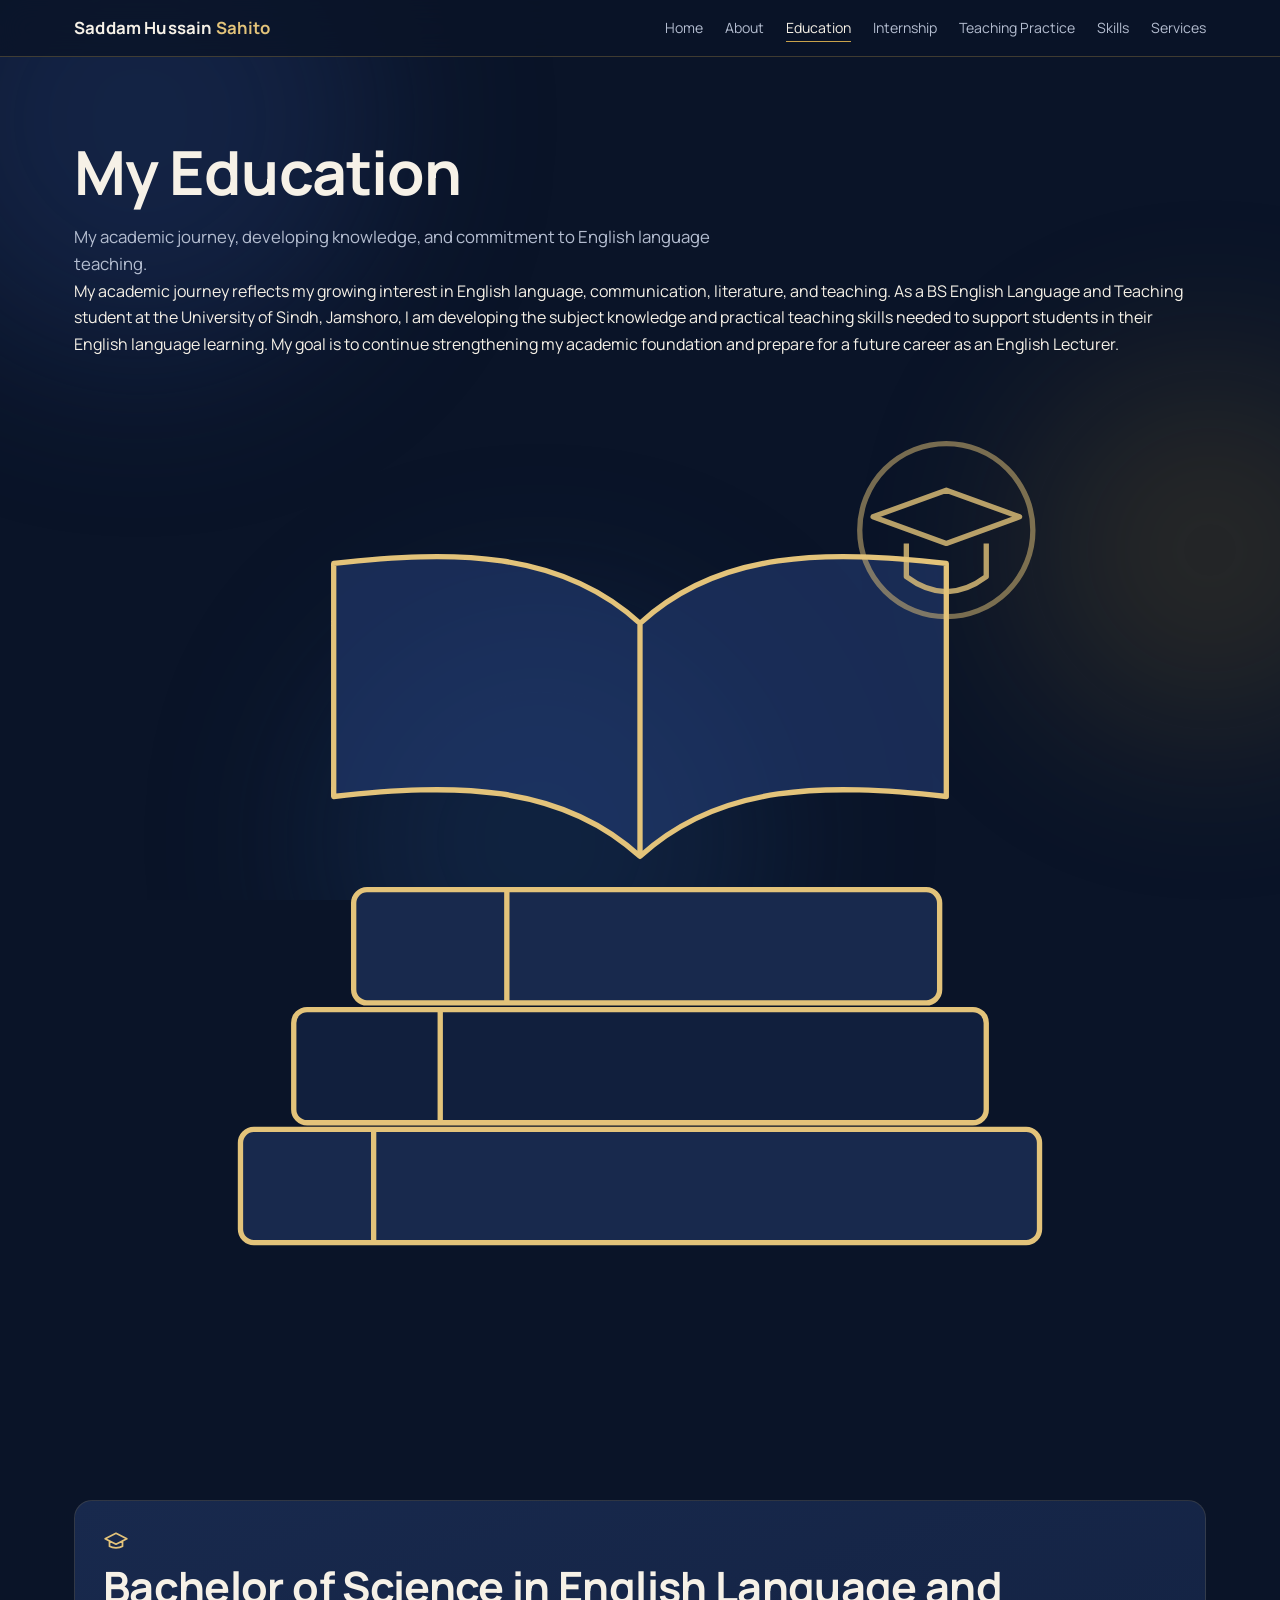
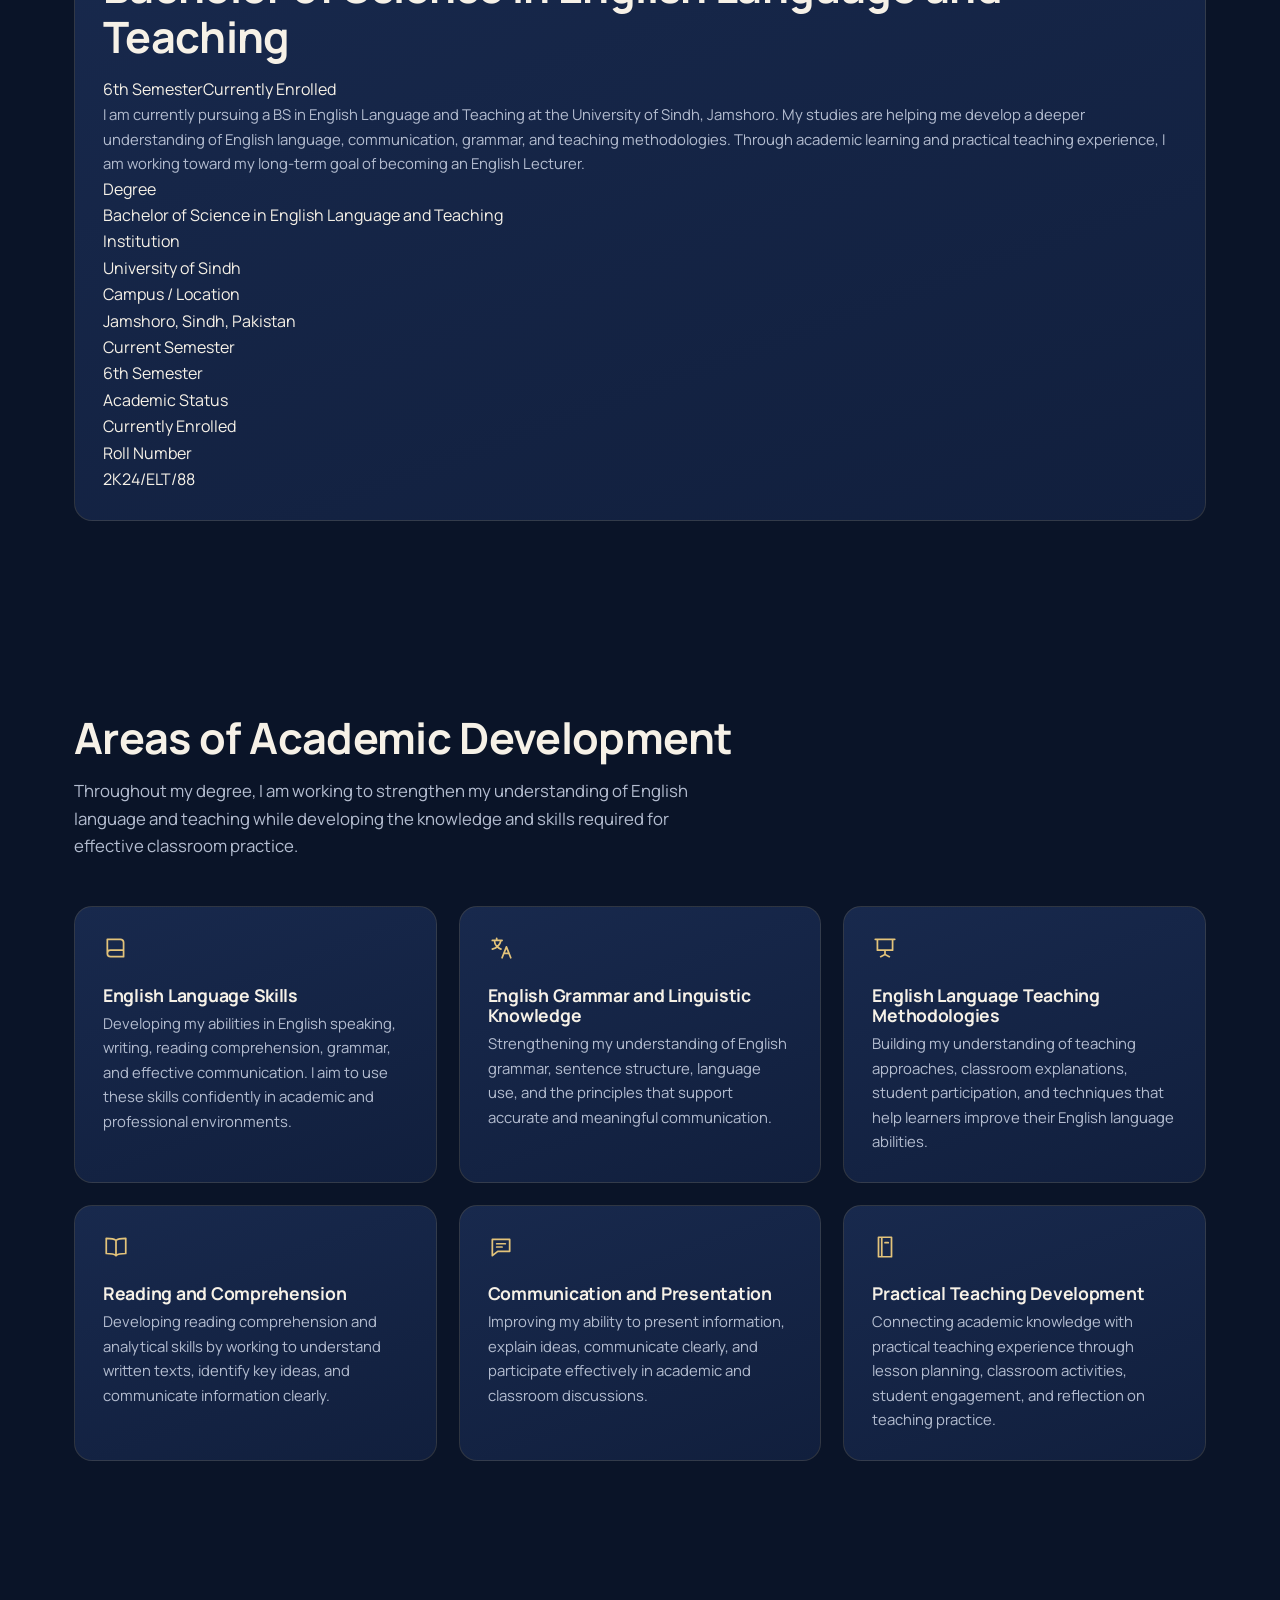
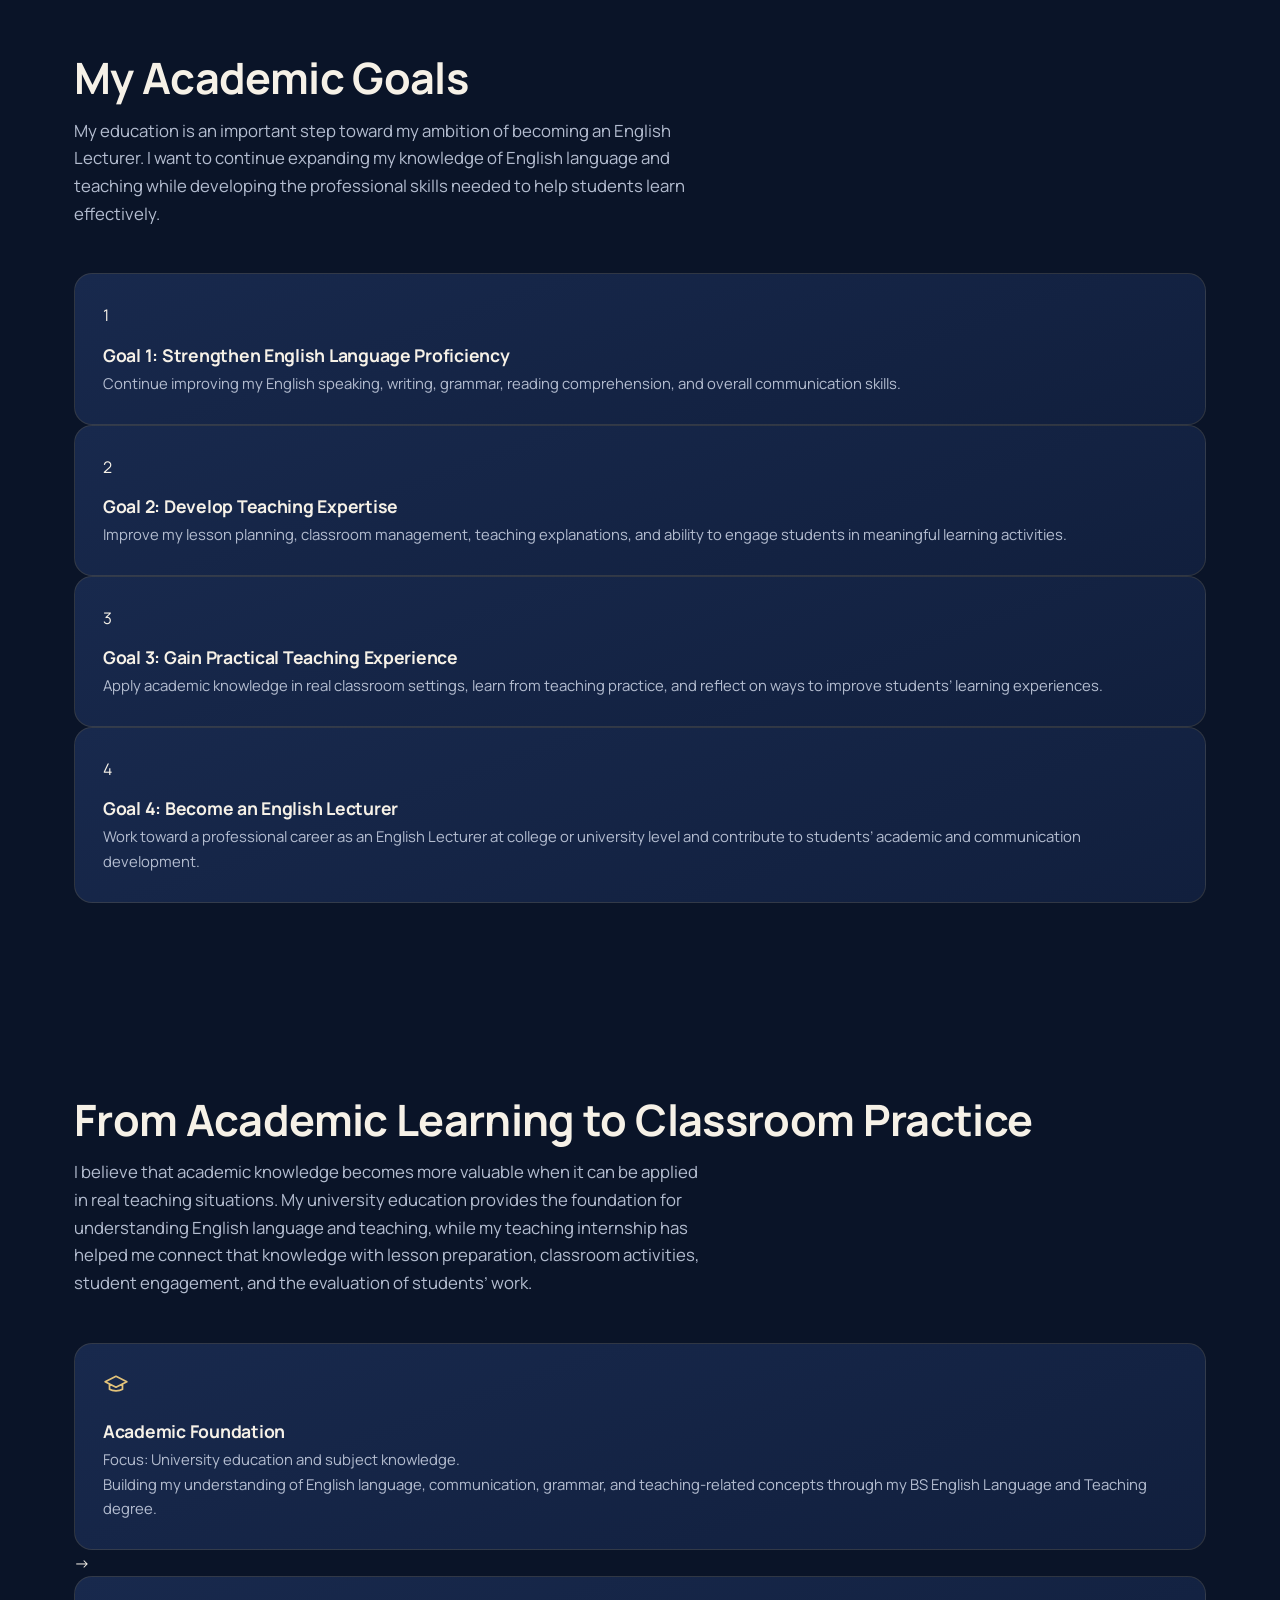
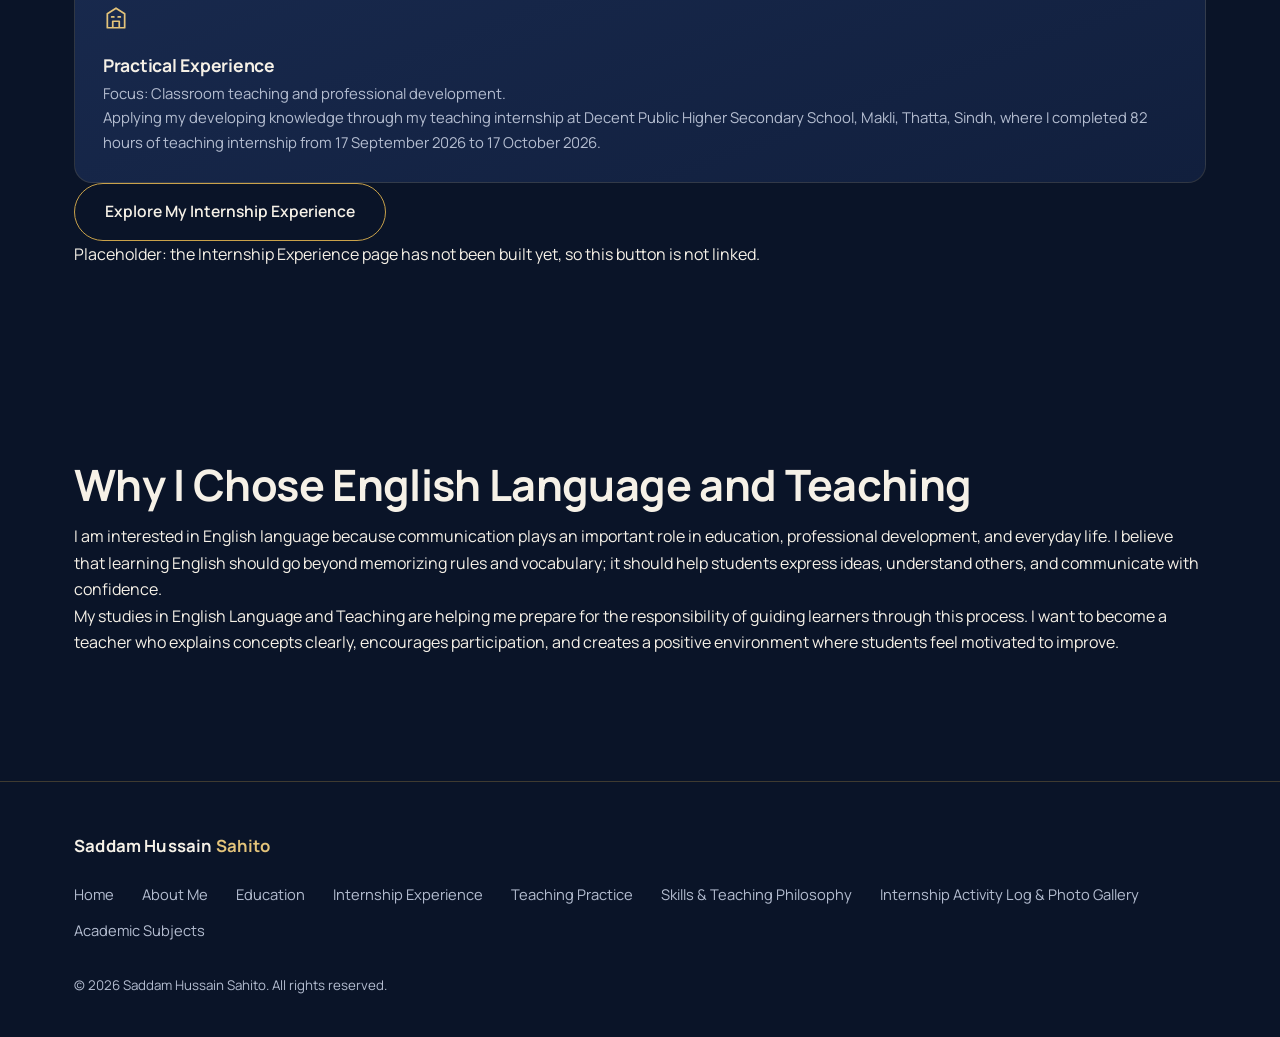
<file: portfolio/education.html>
<!DOCTYPE html>
<html lang="en"><head><meta charset="utf-8"><meta name="viewport" content="width=device-width,initial-scale=1">
<title>Education | Saddam Hussain Sahito | English Language &amp; Teaching Portfolio</title>
<meta name="description" content="The academic background of Saddam Hussain Sahito, BS English Language and Teaching student at the University of Sindh, Jamshoro, Pakistan.">
<link rel="preconnect" href="https://fonts.googleapis.com"><link rel="preconnect" href="https://fonts.gstatic.com" crossorigin>
<link href="https://fonts.googleapis.com/css2?family=Manrope:wght@400;500;600;700&display=swap" rel="stylesheet">
<link rel="stylesheet" href="css/style.css"></head>
<body>
<svg width="0" height="0" style="position:absolute" aria-hidden="true"><defs><symbol id="i-book" viewBox="0 0 24 24"><path d="M4 4h12a3 3 0 0 1 3 3v13H7a3 3 0 0 1-3-3zM4 17a3 3 0 0 1 3-3h12"/></symbol><symbol id="i-pen" viewBox="0 0 24 24"><path d="M4 20l4-1L19 8l-3-3L5 16zM14 7l3 3"/></symbol><symbol id="i-clip" viewBox="0 0 24 24"><path d="M9 4h6v3H9zM7 5H5v16h14V5h-2M8 12h8M8 16h5"/></symbol><symbol id="i-chat" viewBox="0 0 24 24"><path d="M4 5h16v11H9l-5 4zM8 9h8M8 12h5"/></symbol><symbol id="i-users" viewBox="0 0 24 24"><path d="M9 11a3 3 0 1 0 0-6 3 3 0 0 0 0 6zM3 20a6 6 0 0 1 12 0M16 6a3 3 0 0 1 0 5M18 20a6 6 0 0 0-3-5"/></symbol><symbol id="i-assess" viewBox="0 0 24 24"><path d="M5 4h14v16H5zM8 9l2 2 3-3M8 15h8"/></symbol><symbol id="i-folder" viewBox="0 0 24 24"><path d="M3 6h7l2 2h9v11H3z"/></symbol><symbol id="i-clock" viewBox="0 0 24 24"><path d="M12 21a9 9 0 1 0 0-18 9 9 0 0 0 0 18zM12 7v5l3 2"/></symbol><symbol id="i-cap" viewBox="0 0 24 24"><path d="M2 9l10-5 10 5-10 5zM6 11v5c3 2 9 2 12 0v-5"/></symbol><symbol id="i-bld" viewBox="0 0 24 24"><path d="M4 21V8l8-5 8 5v13zM9 21v-6h6v6M8 11h2M14 11h2"/></symbol><symbol id="i-file" viewBox="0 0 24 24"><path d="M6 3h8l4 4v14H6zM14 3v4h4M9 12h6M9 16h6"/></symbol><symbol id="i-jour" viewBox="0 0 24 24"><path d="M6 3h12v18H6zM9 3v18M12 8h3"/></symbol><symbol id="i-mic" viewBox="0 0 24 24"><path d="M12 3a3 3 0 0 1 3 3v5a3 3 0 0 1-6 0V6a3 3 0 0 1 3-3zM6 11a6 6 0 0 0 12 0M12 17v4"/></symbol><symbol id="i-list" viewBox="0 0 24 24"><path d="M9 6h11M9 12h11M9 18h11M4 6h1M4 12h1M4 18h1"/></symbol><symbol id="i-slides" viewBox="0 0 24 24"><path d="M3 4h18M5 4v10h14V4M12 14v4M8 20l4-2 4 2"/></symbol><symbol id="i-flag" viewBox="0 0 24 24"><path d="M5 21V4M5 4h12l-2 4 2 4H5"/></symbol><symbol id="i-puzzle" viewBox="0 0 24 24"><path d="M10 4a2 2 0 0 1 4 0v2h4v4h-2a2 2 0 0 0 0 4h2v4H6v-4h2a2 2 0 0 0 0-4H6V6h4z"/></symbol><symbol id="i-adapt" viewBox="0 0 24 24"><path d="M20 11a8 8 0 0 0-14-4L4 9M4 5v4h4M4 13a8 8 0 0 0 14 4l2-2M20 19v-4h-4"/></symbol><symbol id="i-pc" viewBox="0 0 24 24"><path d="M3 5h18v11H3zM8 21h8M12 16v5"/></symbol><symbol id="i-star" viewBox="0 0 24 24"><path d="M12 3l2.7 5.6 6.1.9-4.4 4.3 1 6.1L12 17l-5.4 2.9 1-6.1L3.2 9.5l6.1-.9z"/></symbol><symbol id="i-lang" viewBox="0 0 24 24"><path d="M4 5h9M8 3v2M6 5c0 4 3 7 6 8M12 5c-1 4-4 7-8 8M13 21l4-10 4 10M14.5 17h5"/></symbol><symbol id="i-bookopen" viewBox="0 0 24 24"><path d="M12 6c-2-2-5-2-9-2v14c4 0 7 0 9 2 2-2 5-2 9-2V4c-4 0-7 0-9 2zM12 6v14"/></symbol></defs></svg>
<div class="bg" aria-hidden="true"><i class="blob b1"></i><i class="blob b2"></i><i class="blob b3"></i></div>
<header><div class="bar"><a class="brand" href="index.html">Saddam Hussain <span>Sahito</span></a>
<button class="menu" aria-expanded="false" aria-controls="nav">Menu</button>
<nav aria-label="Main"><ul id="nav"><li><a href="index.html">Home</a></li><li><a href="about.html">About</a></li><li><a href="education.html" aria-current="page">Education</a></li><li><a href="internship.html">Internship</a></li><li><a href="teaching-practice.html">Teaching Practice</a></li><li><a href="skills-philosophy.html">Skills</a></li><li><a href="services.html">Services</a></li></ul></nav></div></header>
<main>
<section class="phead"><div class="wrap ehero"><div><h1>My Education</h1>
<p class="lead">My academic journey, developing knowledge, and commitment to English language teaching.</p>
<p class="intro">My academic journey reflects my growing interest in English language, communication, literature, and teaching. As a BS English Language and Teaching student at the University of Sindh, Jamshoro, I am developing the subject knowledge and practical teaching skills needed to support students in their English language learning. My goal is to continue strengthening my academic foundation and prepare for a future career as an English Lecturer.</p></div><svg class="art-books" viewBox="0 0 340 320" aria-hidden="true" fill="none" stroke="#e3c37a" stroke-width="1.6" stroke-linejoin="round"><rect x="50" y="232" width="240" height="34" rx="4" fill="#18294d"/><rect x="66" y="196" width="208" height="34" rx="4" fill="#111f3d"/><rect x="84" y="160" width="176" height="34" rx="4" fill="#18294d"/><path d="M90 232v34M110 196v34M130 160v34"/><path d="M170 150c-24-22-56-22-92-18v-70c36-4 68-4 92 18 24-22 56-22 92-18v70c-36-4-68-4-92 18zM170 80v70" fill="#27407a" fill-opacity=".55"/><circle cx="262" cy="52" r="26" stroke-opacity=".5"/><path d="M262 40l22 8-22 8-22-8zM250 56v10c8 6 16 6 24 0V56" stroke-opacity=".8"/></svg></div></section>

<section style="padding-top:30px"><div class="wrap"><article class="card main-edu reveal" aria-labelledby="deg"><div><svg class="ico" aria-hidden="true"><use href="#i-cap"/></svg><h2 id="deg">Bachelor of Science in English Language and Teaching</h2>
<div class="badges"><span class="bdg">6th Semester</span><span class="stat-ind"><i aria-hidden="true"></i>Currently Enrolled</span></div>
<p>I am currently pursuing a BS in English Language and Teaching at the University of Sindh, Jamshoro. My studies are helping me develop a deeper understanding of English language, communication, grammar, and teaching methodologies. Through academic learning and practical teaching experience, I am working toward my long-term goal of becoming an English Lecturer.</p></div>
<dl class="info"><div><dt>Degree</dt><dd>Bachelor of Science in English Language and Teaching</dd></div><div><dt>Institution</dt><dd>University of Sindh</dd></div><div><dt>Campus / Location</dt><dd>Jamshoro, Sindh, Pakistan</dd></div><div><dt>Current Semester</dt><dd>6th Semester</dd></div><div><dt>Academic Status</dt><dd>Currently Enrolled</dd></div><div class="formal"><dt>Roll Number</dt><dd>2K24/ELT/88</dd></div></dl></article></div></section>

<section><div class="wrap"><div class="head reveal"><h2>Areas of Academic Development</h2><p class="lead">Throughout my degree, I am working to strengthen my understanding of English language and teaching while developing the knowledge and skills required for effective classroom practice.</p></div><div class="grid3"><article class="card reveal" style="--d:0.00s"><svg class="ico" aria-hidden="true"><use href="#i-book"/></svg><h3>English Language Skills</h3><p>Developing my abilities in English speaking, writing, reading comprehension, grammar, and effective communication. I aim to use these skills confidently in academic and professional environments.</p></article><article class="card reveal" style="--d:0.08s"><svg class="ico" aria-hidden="true"><use href="#i-lang"/></svg><h3>English Grammar and Linguistic Knowledge</h3><p>Strengthening my understanding of English grammar, sentence structure, language use, and the principles that support accurate and meaningful communication.</p></article><article class="card reveal" style="--d:0.16s"><svg class="ico" aria-hidden="true"><use href="#i-slides"/></svg><h3>English Language Teaching Methodologies</h3><p>Building my understanding of teaching approaches, classroom explanations, student participation, and techniques that help learners improve their English language abilities.</p></article><article class="card reveal" style="--d:0.00s"><svg class="ico" aria-hidden="true"><use href="#i-bookopen"/></svg><h3>Reading and Comprehension</h3><p>Developing reading comprehension and analytical skills by working to understand written texts, identify key ideas, and communicate information clearly.</p></article><article class="card reveal" style="--d:0.08s"><svg class="ico" aria-hidden="true"><use href="#i-chat"/></svg><h3>Communication and Presentation</h3><p>Improving my ability to present information, explain ideas, communicate clearly, and participate effectively in academic and classroom discussions.</p></article><article class="card reveal" style="--d:0.16s"><svg class="ico" aria-hidden="true"><use href="#i-jour"/></svg><h3>Practical Teaching Development</h3><p>Connecting academic knowledge with practical teaching experience through lesson planning, classroom activities, student engagement, and reflection on teaching practice.</p></article></div></div></section>

<section><div class="wrap"><div class="head reveal"><h2>My Academic Goals</h2><p class="lead">My education is an important step toward my ambition of becoming an English Lecturer. I want to continue expanding my knowledge of English language and teaching while developing the professional skills needed to help students learn effectively.</p></div><div class="goals"><article class="card reveal" style="--d:0.00s"><span class="n" aria-hidden="true">1</span><div><h3>Goal 1: Strengthen English Language Proficiency</h3><p>Continue improving my English speaking, writing, grammar, reading comprehension, and overall communication skills.</p></div></article><article class="card reveal" style="--d:0.08s"><span class="n" aria-hidden="true">2</span><div><h3>Goal 2: Develop Teaching Expertise</h3><p>Improve my lesson planning, classroom management, teaching explanations, and ability to engage students in meaningful learning activities.</p></div></article><article class="card reveal" style="--d:0.00s"><span class="n" aria-hidden="true">3</span><div><h3>Goal 3: Gain Practical Teaching Experience</h3><p>Apply academic knowledge in real classroom settings, learn from teaching practice, and reflect on ways to improve students’ learning experiences.</p></div></article><article class="card reveal" style="--d:0.08s"><span class="n" aria-hidden="true">4</span><div><h3>Goal 4: Become an English Lecturer</h3><p>Work toward a professional career as an English Lecturer at college or university level and contribute to students’ academic and communication development.</p></div></article></div></div></section>

<section><div class="wrap"><div class="head reveal"><h2>From Academic Learning to Classroom Practice</h2><p class="lead">I believe that academic knowledge becomes more valuable when it can be applied in real teaching situations. My university education provides the foundation for understanding English language and teaching, while my teaching internship has helped me connect that knowledge with lesson preparation, classroom activities, student engagement, and the evaluation of students’ work.</p></div>
<div class="link3"><article class="card reveal"><svg class="ico" aria-hidden="true"><use href="#i-cap"/></svg><h3>Academic Foundation</h3><p class="focus">Focus: University education and subject knowledge.</p><p>Building my understanding of English language, communication, grammar, and teaching-related concepts through my BS English Language and Teaching degree.</p></article>
<div class="arrow" aria-hidden="true">&rarr;</div>
<article class="card reveal" style="--d:.1s"><svg class="ico" aria-hidden="true"><use href="#i-bld"/></svg><h3>Practical Experience</h3><p class="focus">Focus: Classroom teaching and professional development.</p><p>Applying my developing knowledge through my teaching internship at Decent Public Higher Secondary School, Makli, Thatta, Sindh, where I completed 82 hours of teaching internship from 17 September 2026 to 17 October 2026.</p></article></div>
<span class="btn line off" role="link" aria-disabled="true">Explore My Internship Experience</span>
<p class="note2">Placeholder: the Internship Experience page has not been built yet, so this button is not linked.</p></div></section>

<section><div class="wrap"><div class="why-edit reveal"><h2>Why I Chose English Language and Teaching</h2>
<p>I am interested in English language because communication plays an important role in education, professional development, and everyday life. I believe that learning English should go beyond memorizing rules and vocabulary; it should help students express ideas, understand others, and communicate with confidence.</p>
<p>My studies in English Language and Teaching are helping me prepare for the responsibility of guiding learners through this process. I want to become a teacher who explains concepts clearly, encourages participation, and creates a positive environment where students feel motivated to improve.</p></div></div></section>
</main>
<footer class="foot"><div class="wrap"><a class="brand" href="index.html">Saddam Hussain <span>Sahito</span></a><nav aria-label="Footer"><ul><li><a href="index.html">Home</a></li><li><a href="about.html">About Me</a></li><li><a href="education.html">Education</a></li><li><a href="internship.html">Internship Experience</a></li><li><a href="teaching-practice.html">Teaching Practice</a></li><li><a href="skills-philosophy.html">Skills &amp; Teaching Philosophy</a></li><li><a href="activity-log-gallery.html">Internship Activity Log &amp; Photo Gallery</a></li><li><a href="academic-subjects.html">Academic Subjects</a></li></ul></nav><small>© 2026 Saddam Hussain Sahito. All rights reserved.</small></div></footer>
<script src="js/main.js"></script></body></html>
</file>
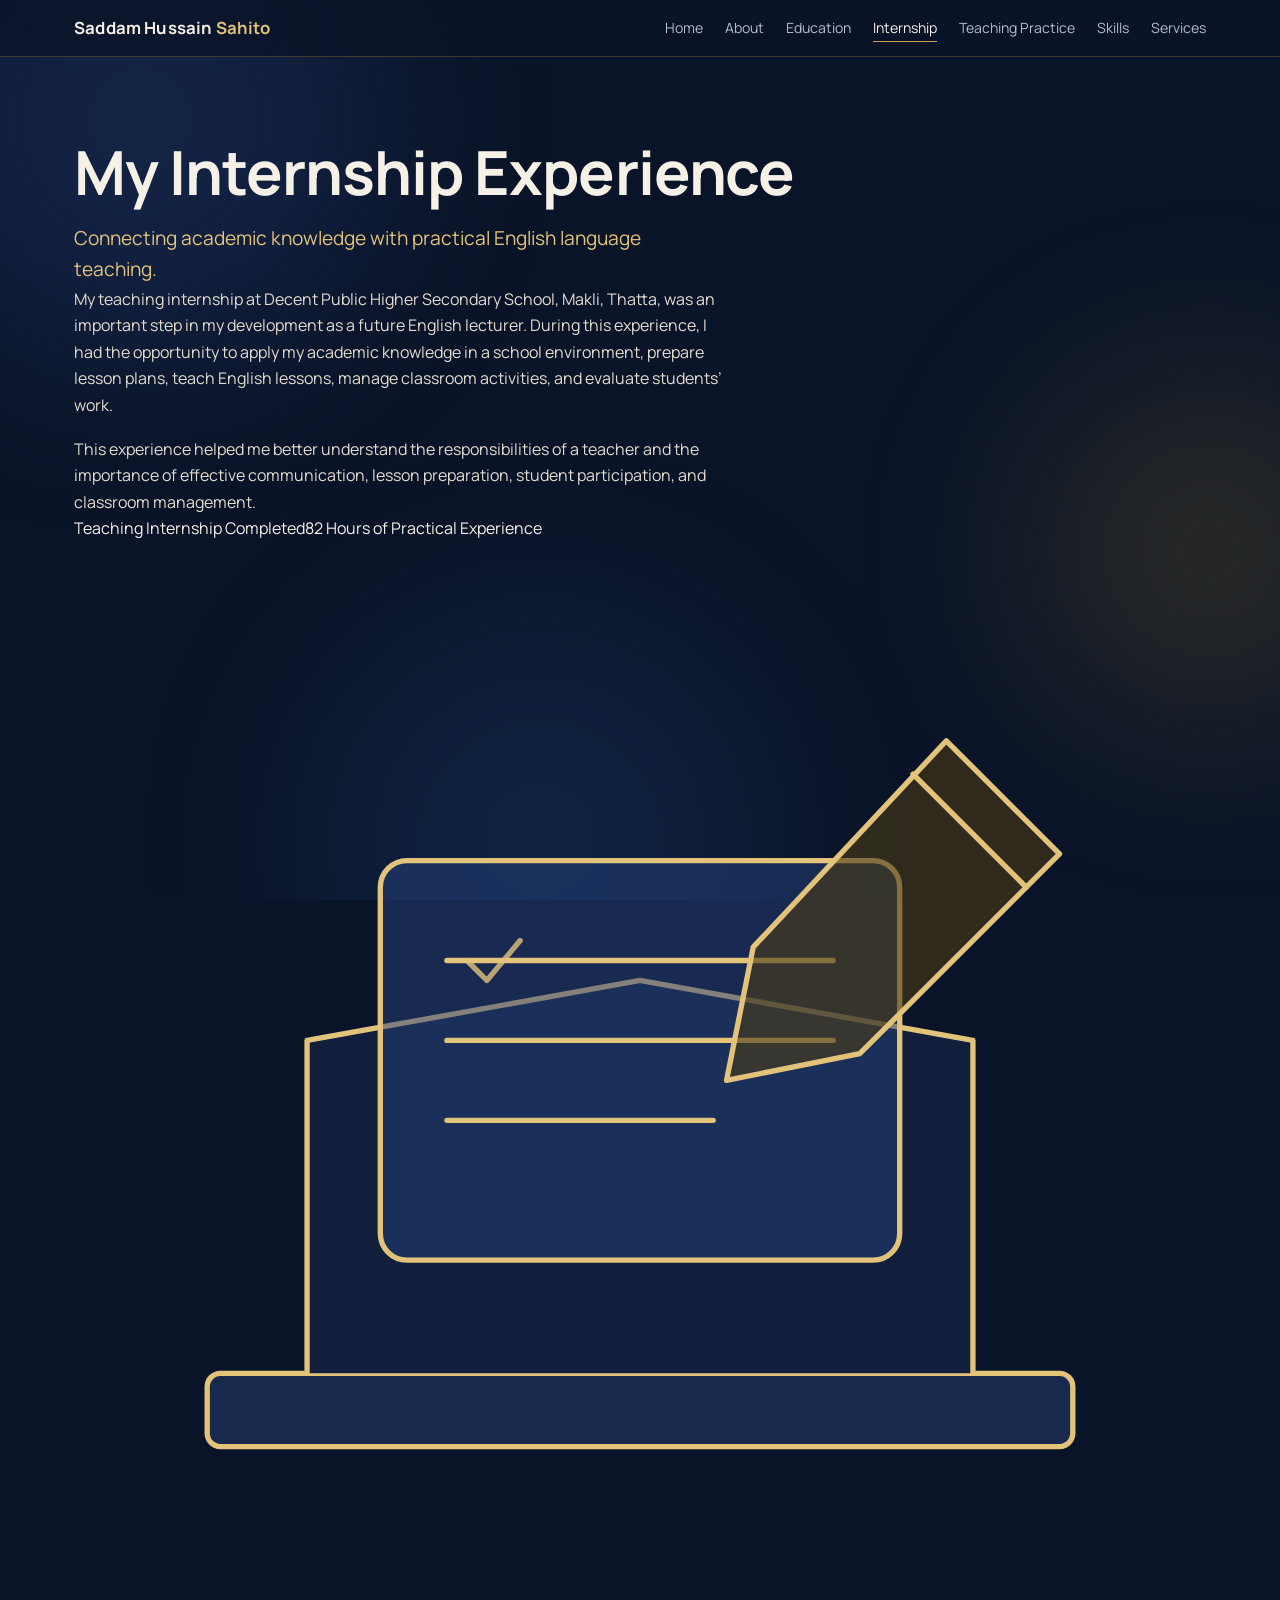
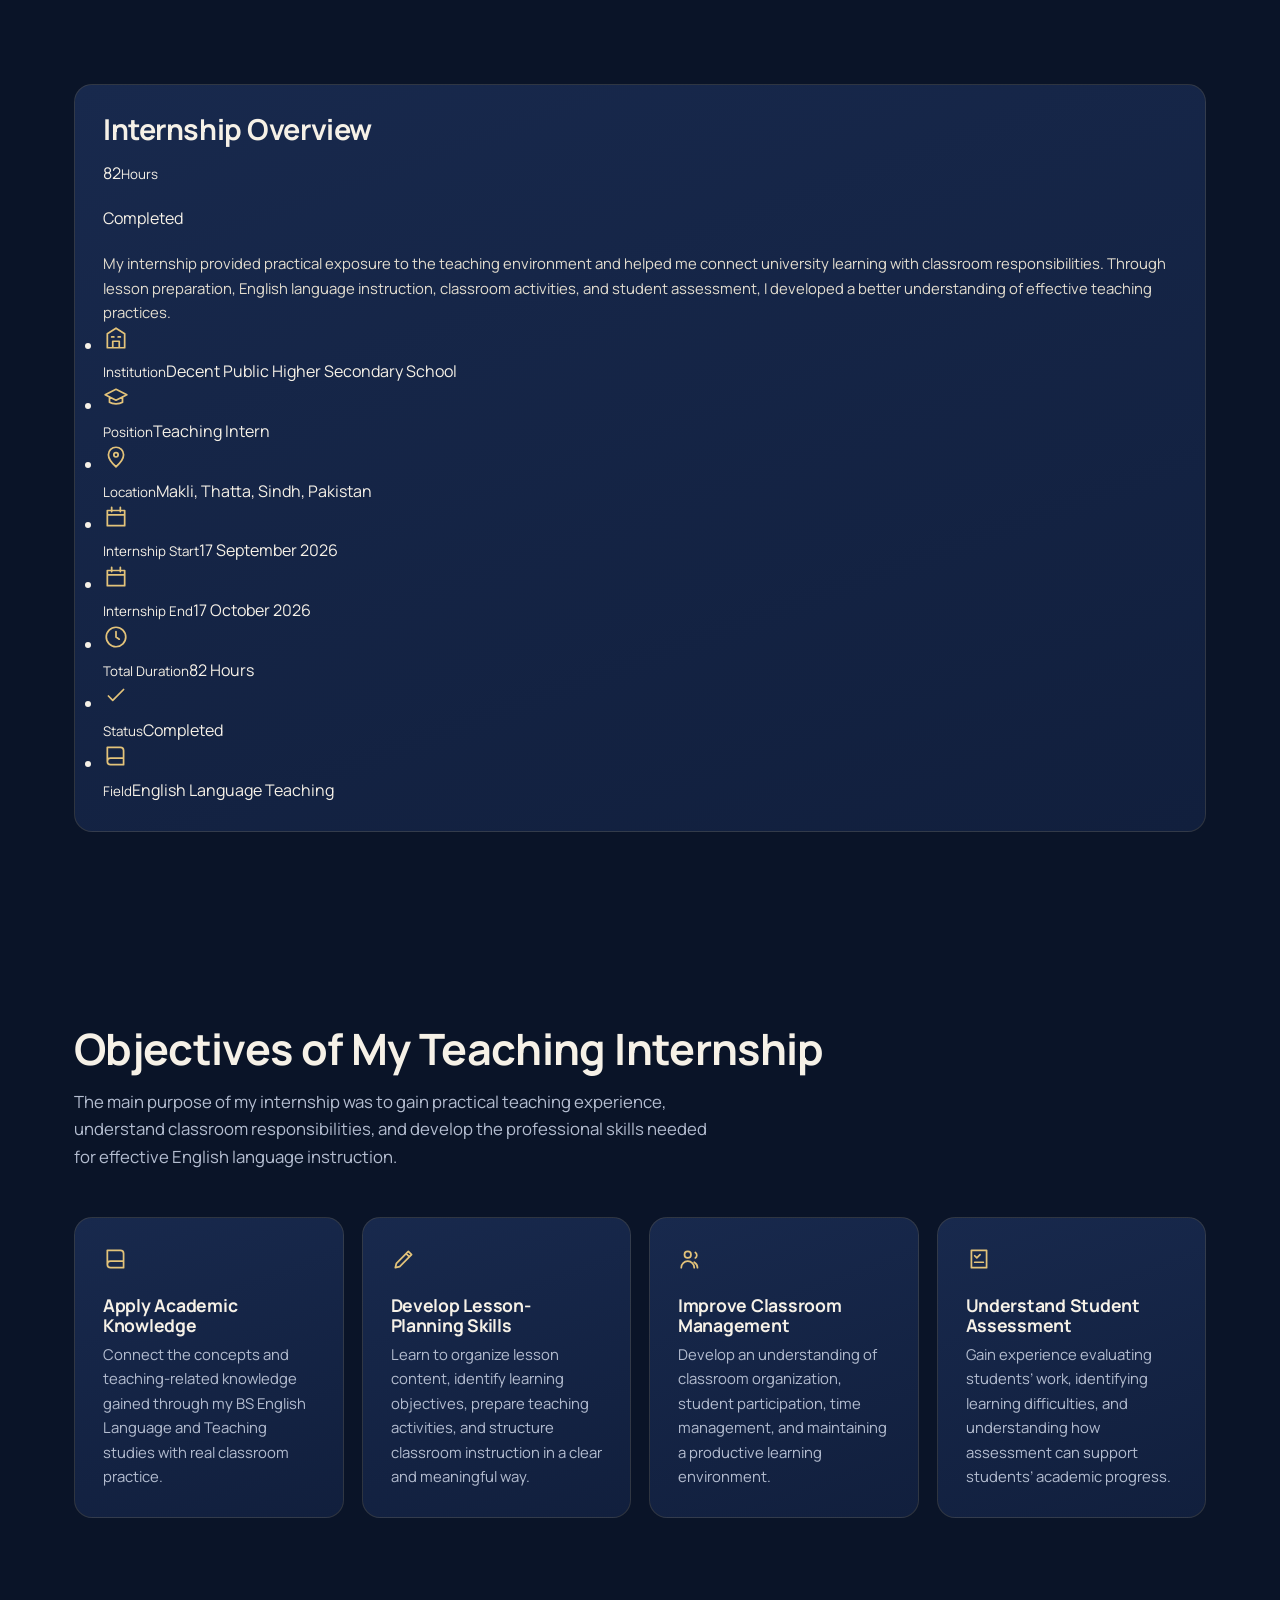
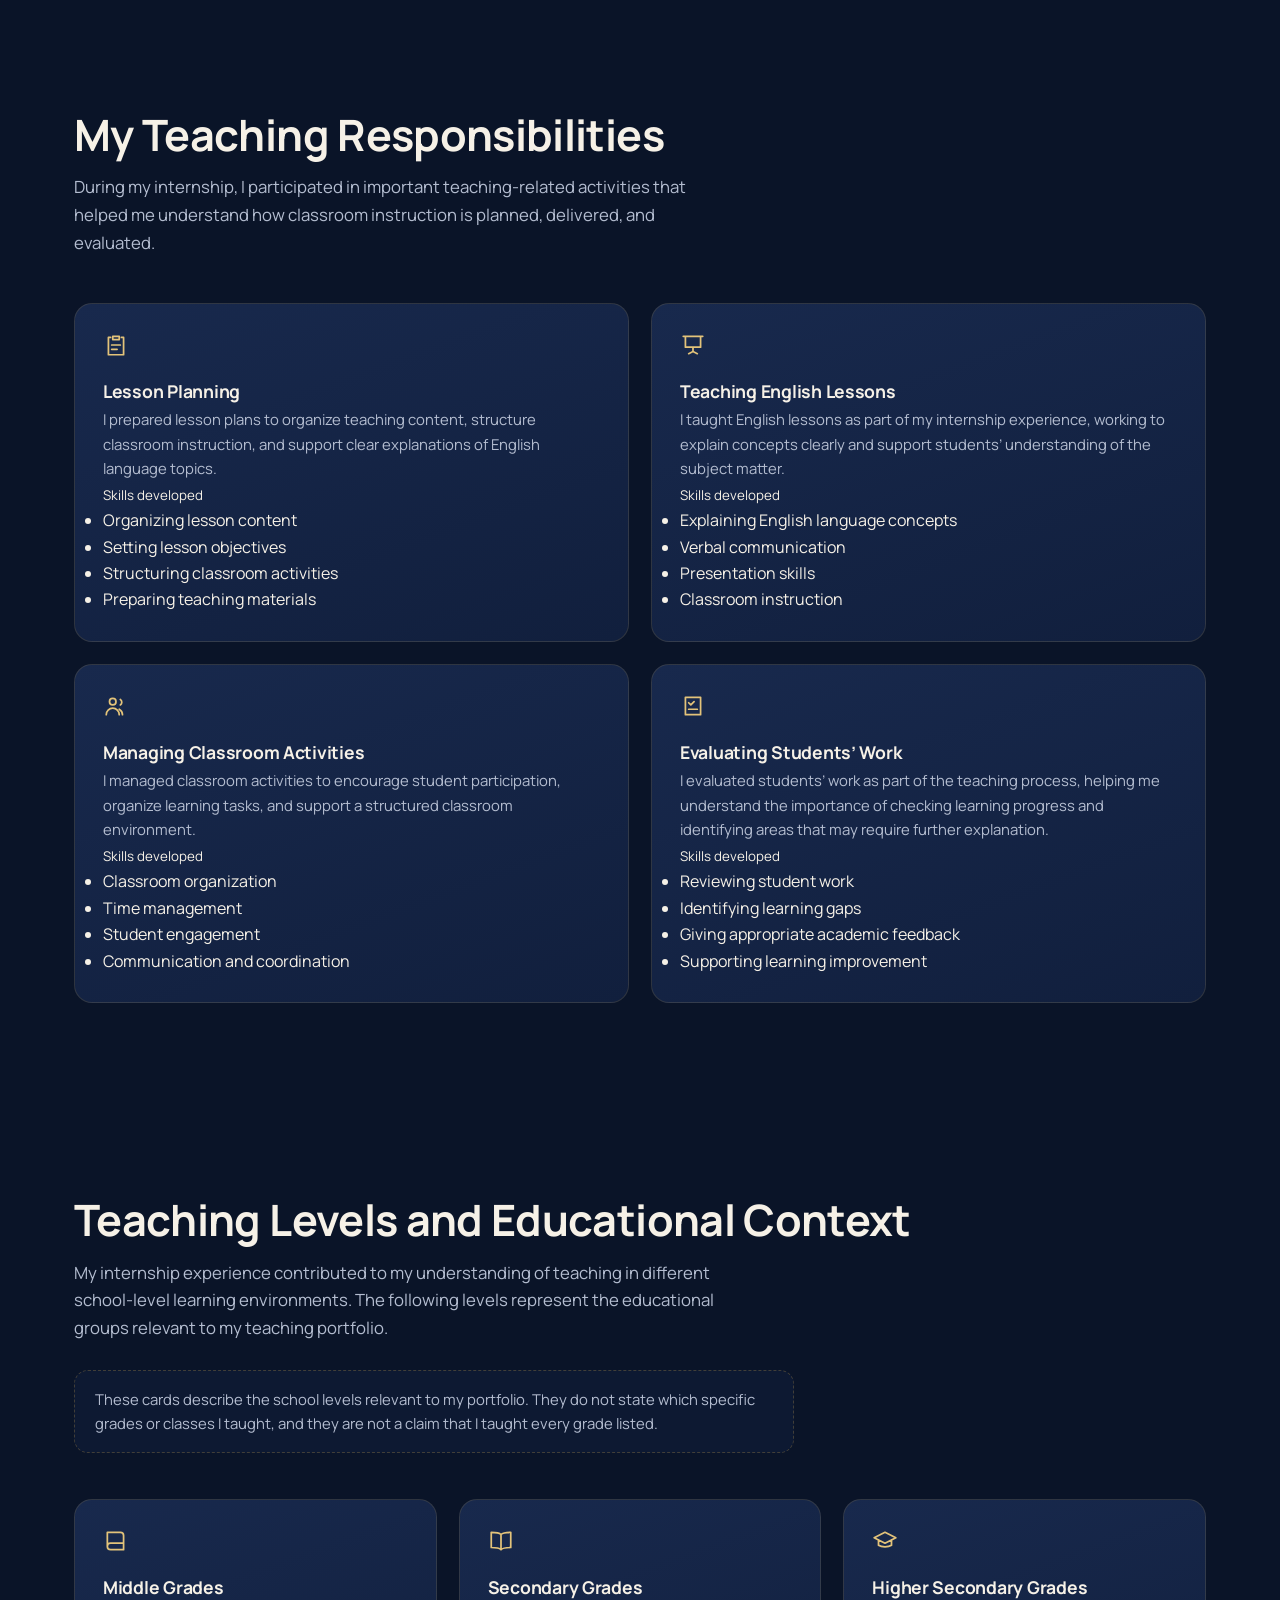
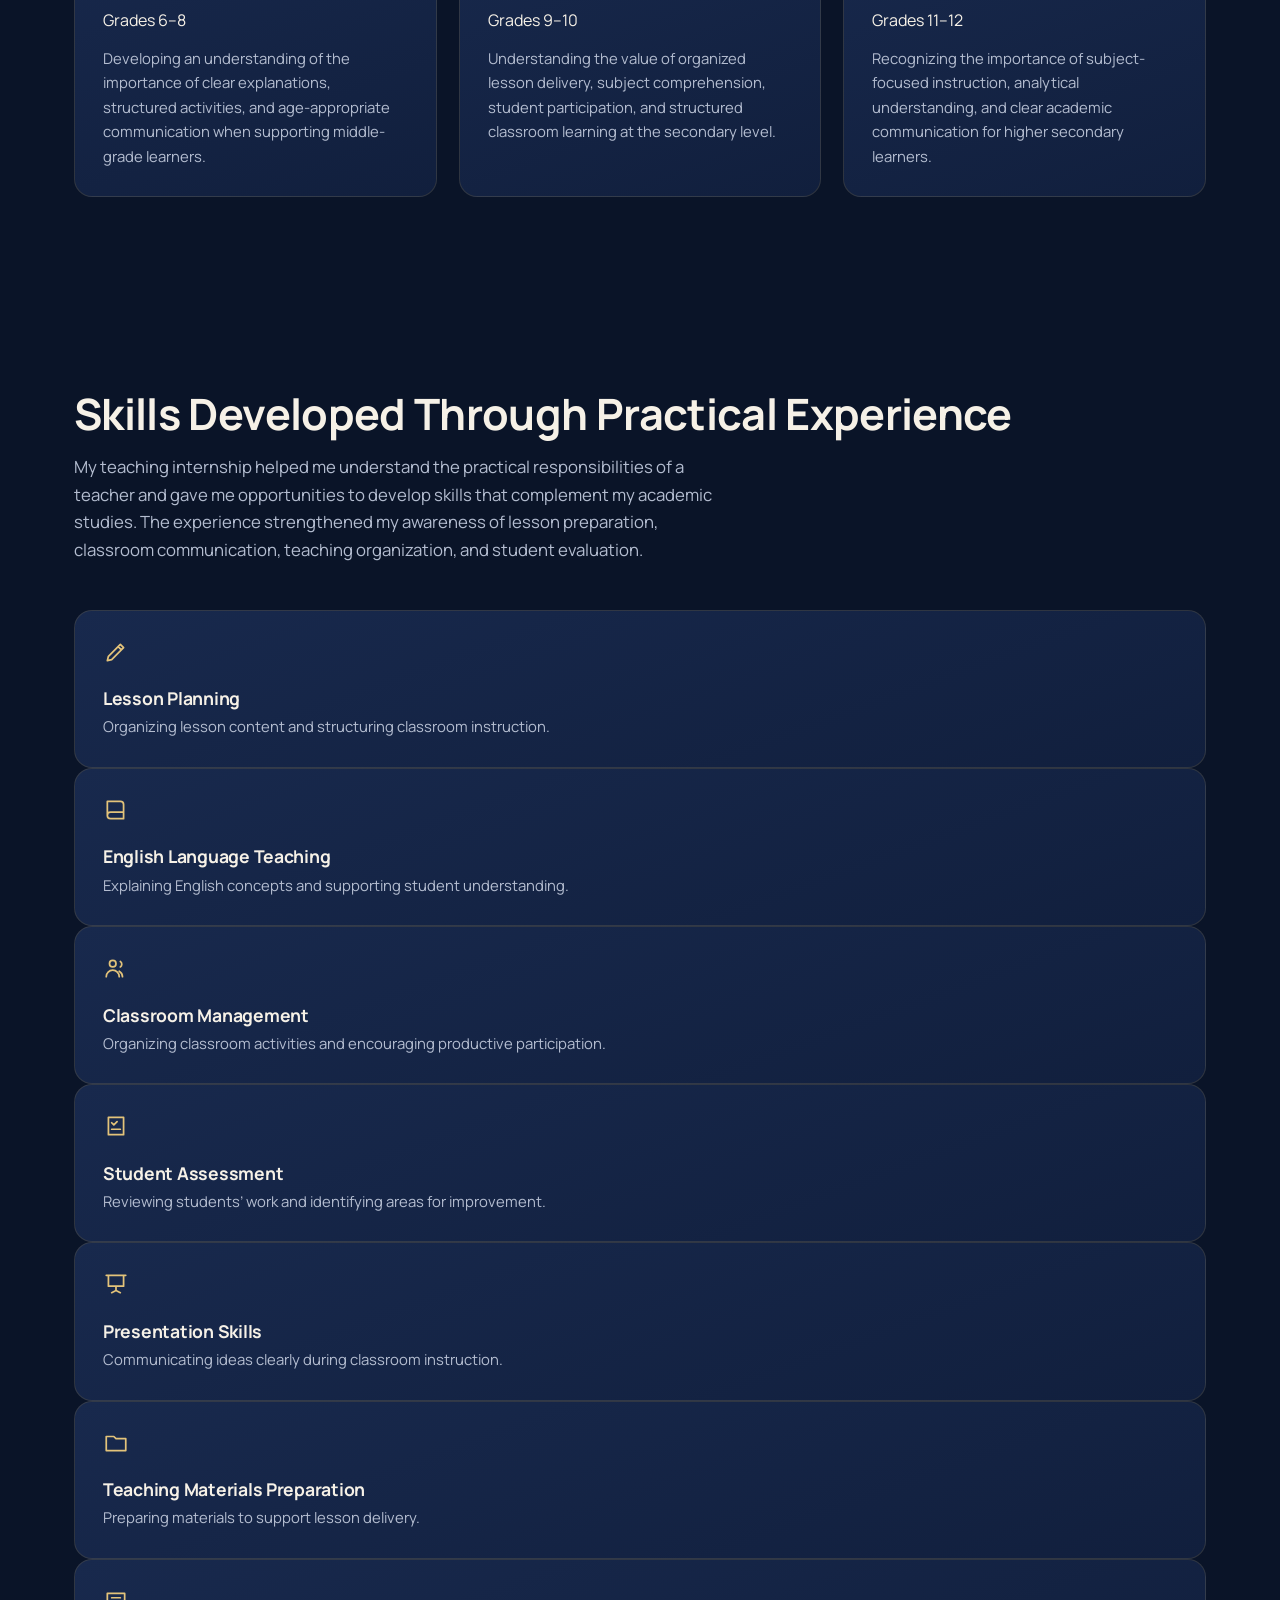
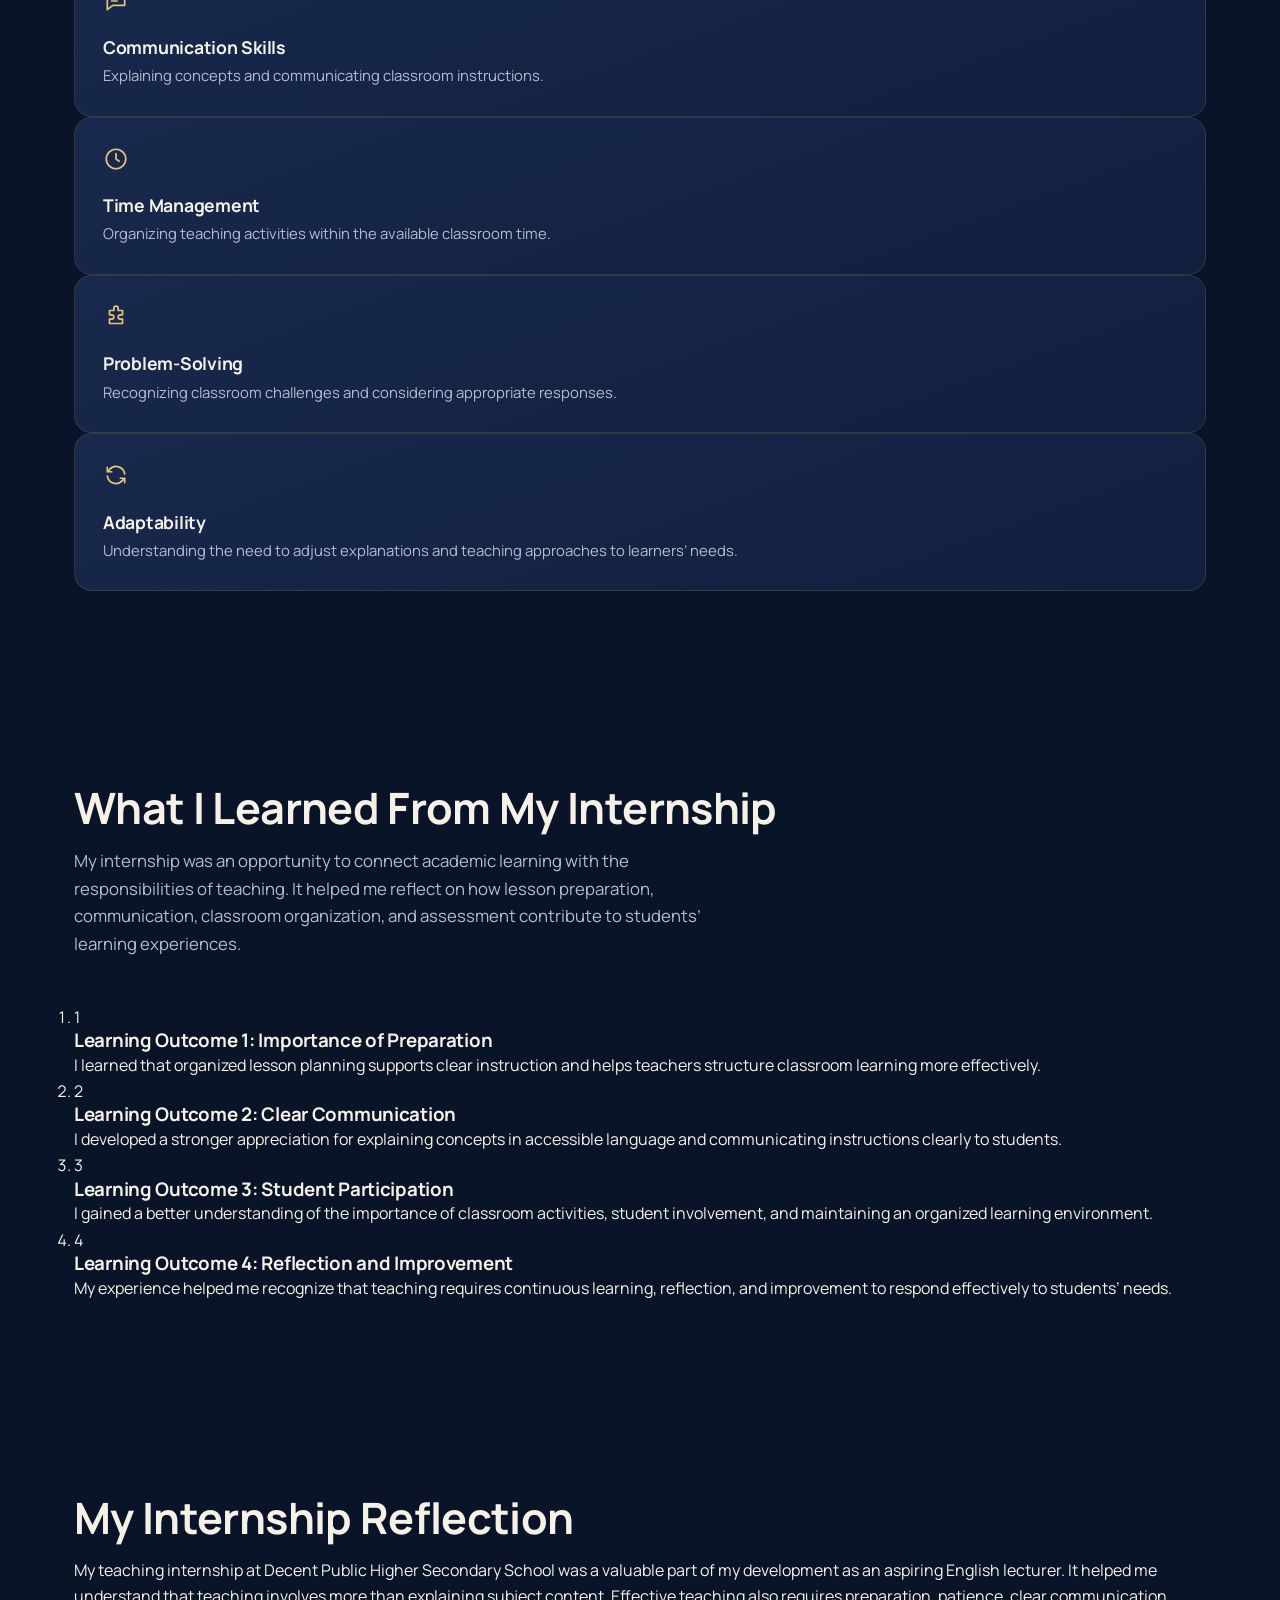
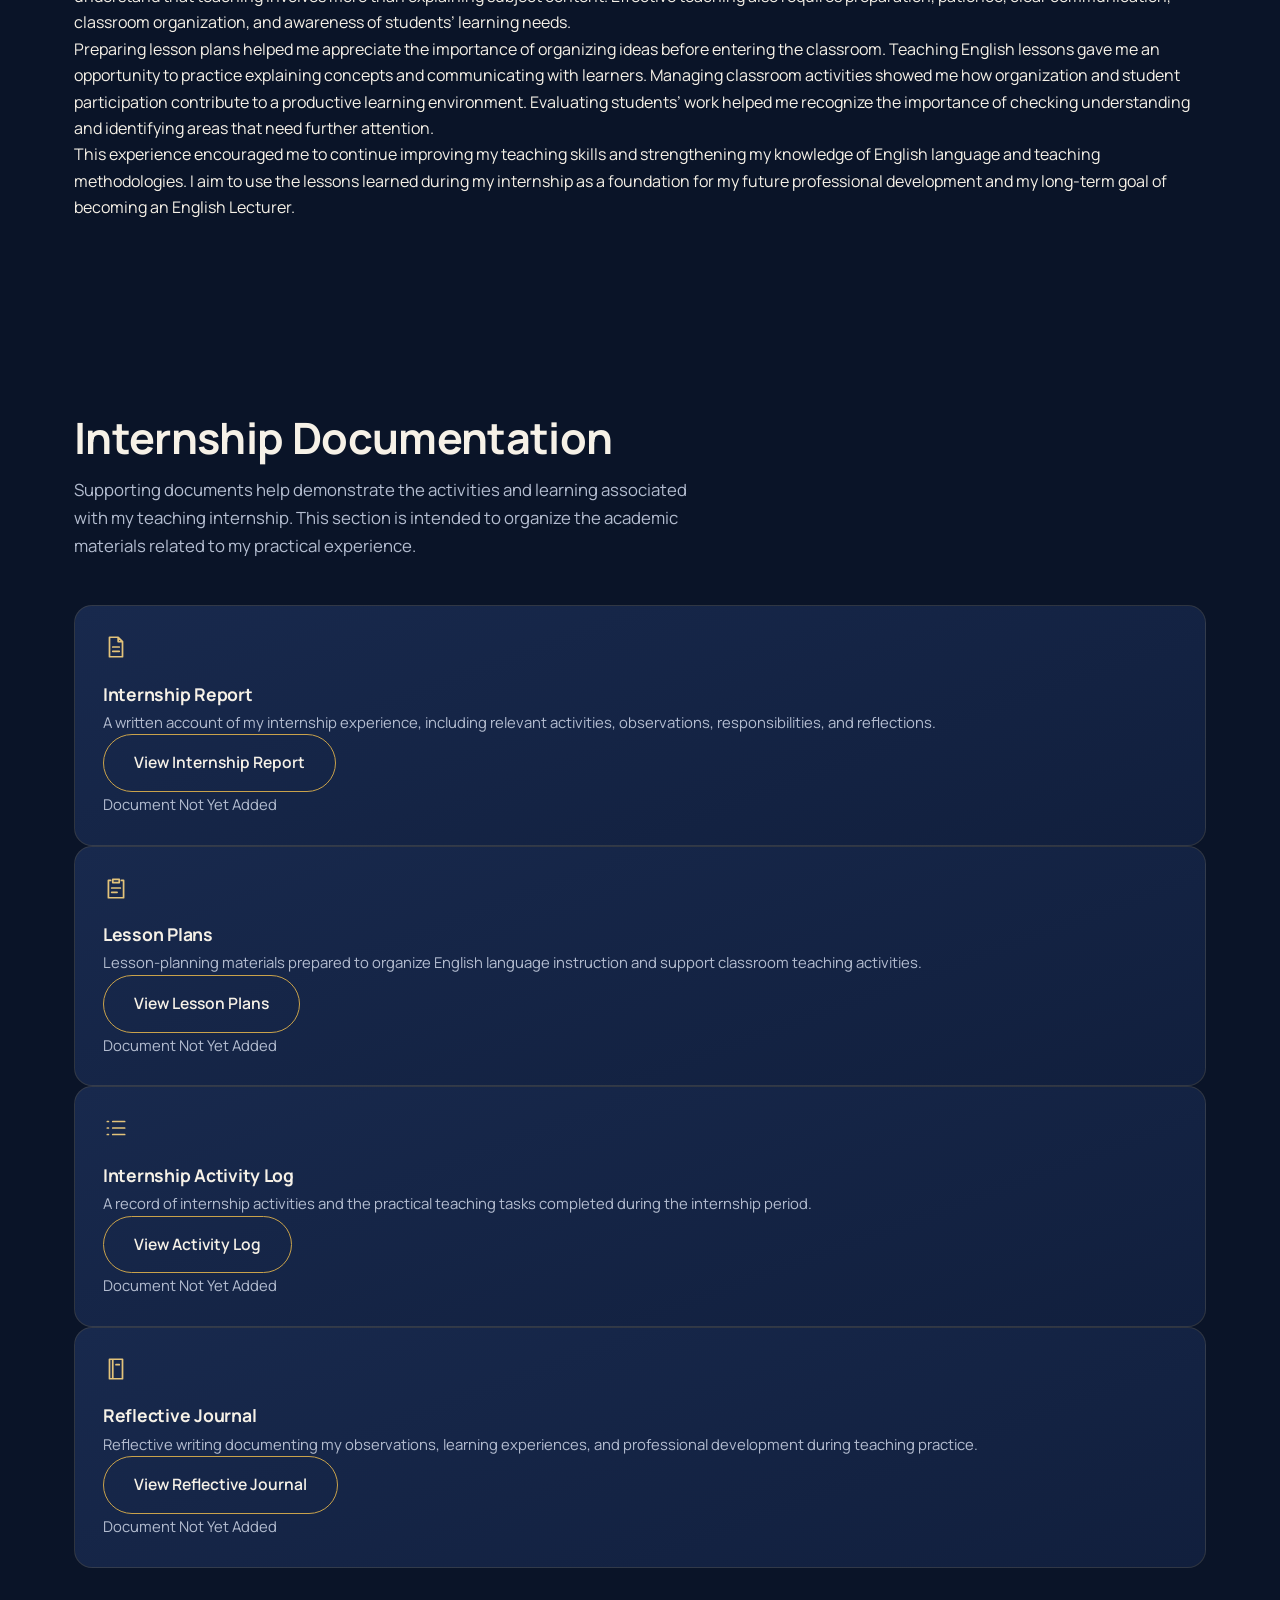
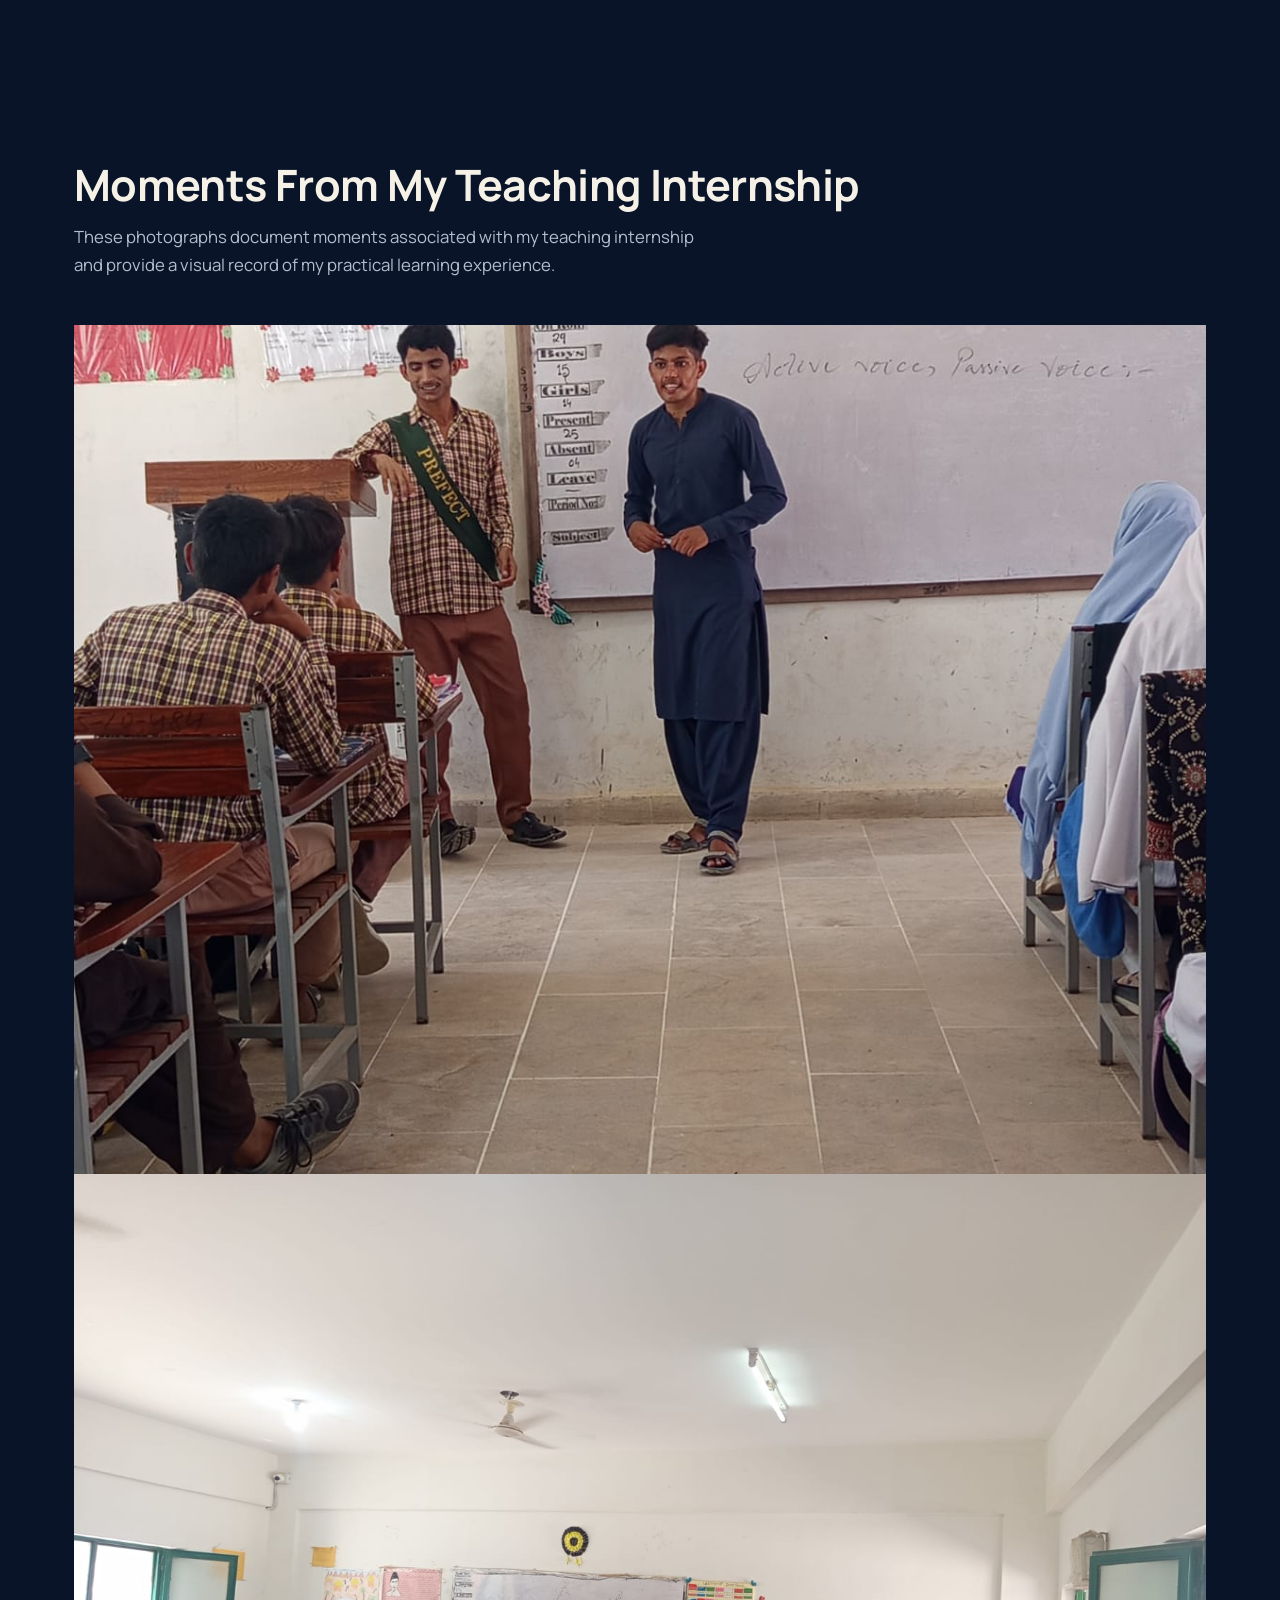
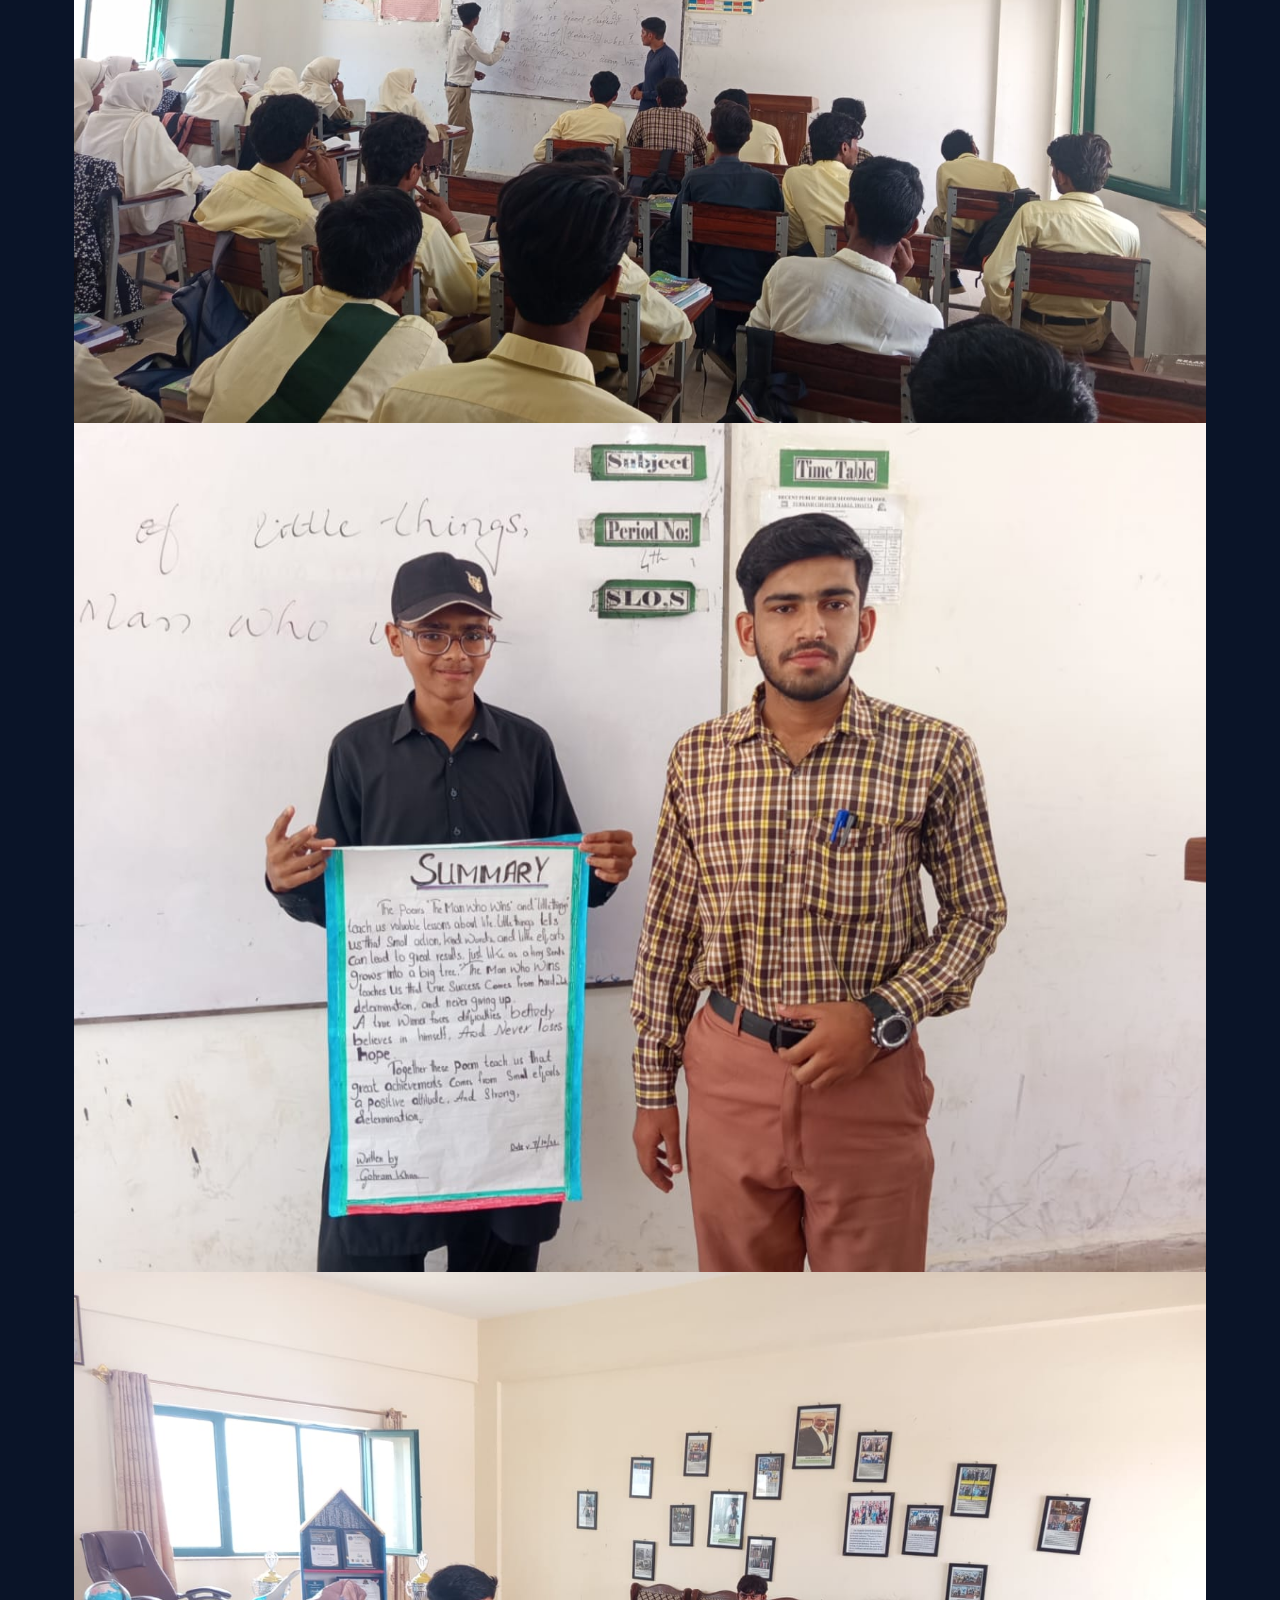
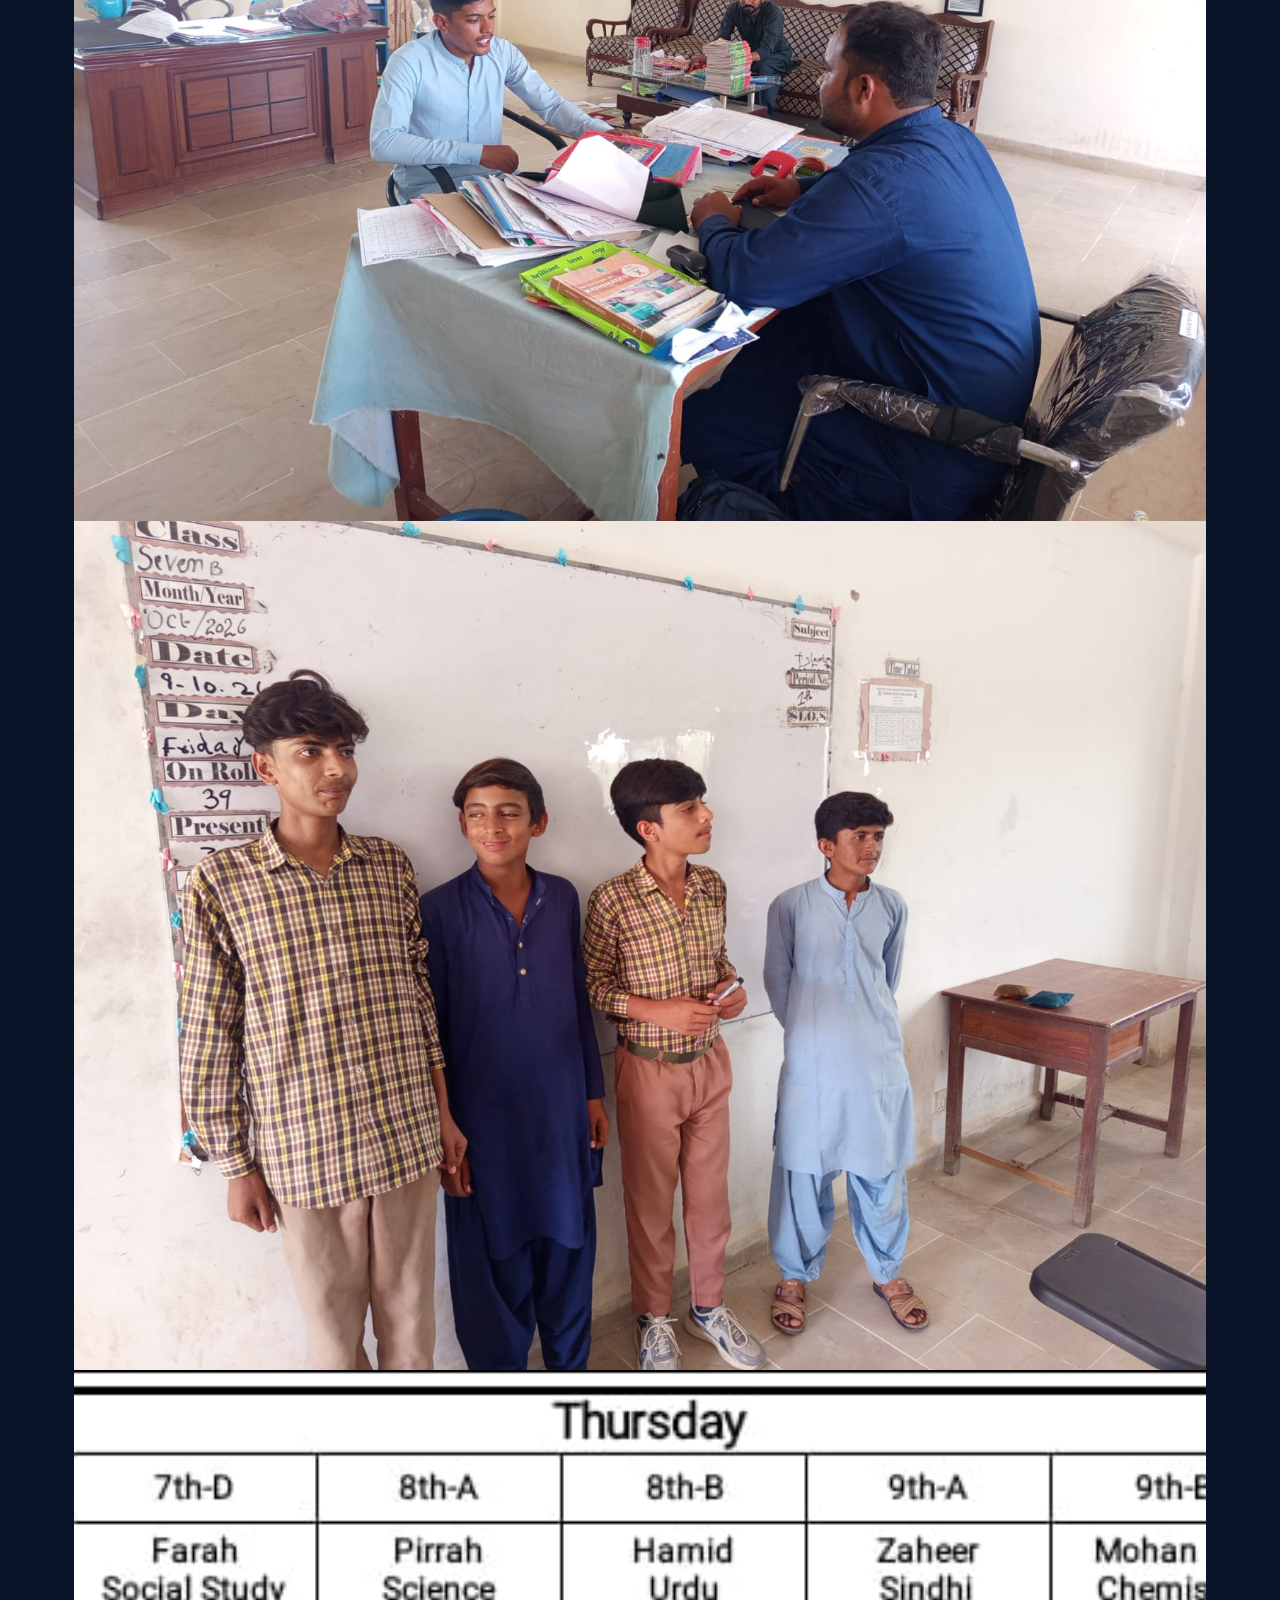
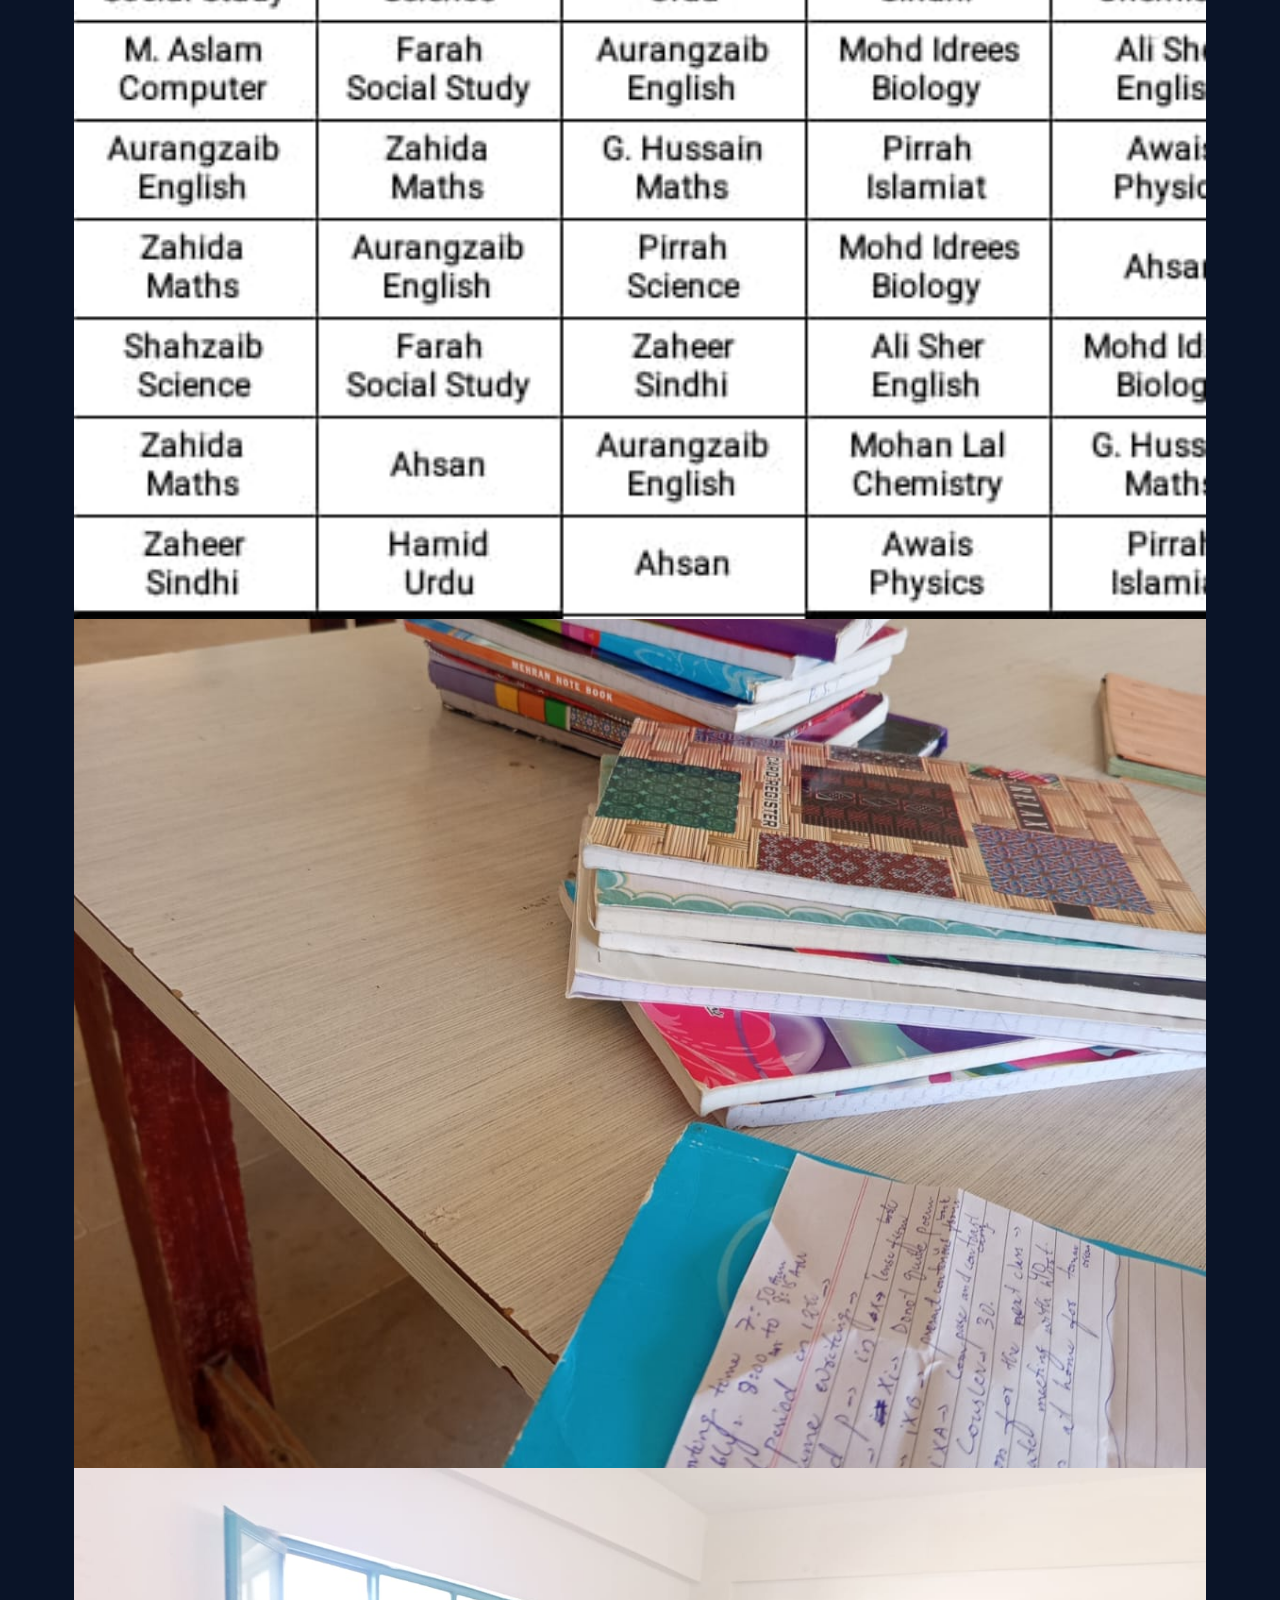
<file: portfolio/internship.html>
<!DOCTYPE html>
<html lang="en"><head><meta charset="utf-8"><meta name="viewport" content="width=device-width,initial-scale=1">
<title>Internship Experience | Saddam Hussain Sahito | English Language &amp; Teaching Portfolio</title>
<meta name="description" content="Teaching internship of Saddam Hussain Sahito at Decent Public Higher Secondary School, Makli, Thatta, Sindh, Pakistan: 82 hours, 17 September to 17 October 2026.">
<link rel="preconnect" href="https://fonts.googleapis.com"><link rel="preconnect" href="https://fonts.gstatic.com" crossorigin>
<link href="https://fonts.googleapis.com/css2?family=Manrope:wght@400;500;600;700&display=swap" rel="stylesheet">
<link rel="stylesheet" href="css/style.css"></head>
<body>
<svg width="0" height="0" style="position:absolute" aria-hidden="true"><defs><symbol id="i-book" viewBox="0 0 24 24"><path d="M4 4h12a3 3 0 0 1 3 3v13H7a3 3 0 0 1-3-3zM4 17a3 3 0 0 1 3-3h12"/></symbol><symbol id="i-pen" viewBox="0 0 24 24"><path d="M4 20l4-1L19 8l-3-3L5 16zM14 7l3 3"/></symbol><symbol id="i-clip" viewBox="0 0 24 24"><path d="M9 4h6v3H9zM7 5H5v16h14V5h-2M8 12h8M8 16h5"/></symbol><symbol id="i-chat" viewBox="0 0 24 24"><path d="M4 5h16v11H9l-5 4zM8 9h8M8 12h5"/></symbol><symbol id="i-users" viewBox="0 0 24 24"><path d="M9 11a3 3 0 1 0 0-6 3 3 0 0 0 0 6zM3 20a6 6 0 0 1 12 0M16 6a3 3 0 0 1 0 5M18 20a6 6 0 0 0-3-5"/></symbol><symbol id="i-assess" viewBox="0 0 24 24"><path d="M5 4h14v16H5zM8 9l2 2 3-3M8 15h8"/></symbol><symbol id="i-folder" viewBox="0 0 24 24"><path d="M3 6h7l2 2h9v11H3z"/></symbol><symbol id="i-clock" viewBox="0 0 24 24"><path d="M12 21a9 9 0 1 0 0-18 9 9 0 0 0 0 18zM12 7v5l3 2"/></symbol><symbol id="i-cap" viewBox="0 0 24 24"><path d="M2 9l10-5 10 5-10 5zM6 11v5c3 2 9 2 12 0v-5"/></symbol><symbol id="i-bld" viewBox="0 0 24 24"><path d="M4 21V8l8-5 8 5v13zM9 21v-6h6v6M8 11h2M14 11h2"/></symbol><symbol id="i-file" viewBox="0 0 24 24"><path d="M6 3h8l4 4v14H6zM14 3v4h4M9 12h6M9 16h6"/></symbol><symbol id="i-jour" viewBox="0 0 24 24"><path d="M6 3h12v18H6zM9 3v18M12 8h3"/></symbol><symbol id="i-mic" viewBox="0 0 24 24"><path d="M12 3a3 3 0 0 1 3 3v5a3 3 0 0 1-6 0V6a3 3 0 0 1 3-3zM6 11a6 6 0 0 0 12 0M12 17v4"/></symbol><symbol id="i-list" viewBox="0 0 24 24"><path d="M9 6h11M9 12h11M9 18h11M4 6h1M4 12h1M4 18h1"/></symbol><symbol id="i-slides" viewBox="0 0 24 24"><path d="M3 4h18M5 4v10h14V4M12 14v4M8 20l4-2 4 2"/></symbol><symbol id="i-flag" viewBox="0 0 24 24"><path d="M5 21V4M5 4h12l-2 4 2 4H5"/></symbol><symbol id="i-puzzle" viewBox="0 0 24 24"><path d="M10 4a2 2 0 0 1 4 0v2h4v4h-2a2 2 0 0 0 0 4h2v4H6v-4h2a2 2 0 0 0 0-4H6V6h4z"/></symbol><symbol id="i-adapt" viewBox="0 0 24 24"><path d="M20 11a8 8 0 0 0-14-4L4 9M4 5v4h4M4 13a8 8 0 0 0 14 4l2-2M20 19v-4h-4"/></symbol><symbol id="i-pc" viewBox="0 0 24 24"><path d="M3 5h18v11H3zM8 21h8M12 16v5"/></symbol><symbol id="i-star" viewBox="0 0 24 24"><path d="M12 3l2.7 5.6 6.1.9-4.4 4.3 1 6.1L12 17l-5.4 2.9 1-6.1L3.2 9.5l6.1-.9z"/></symbol><symbol id="i-lang" viewBox="0 0 24 24"><path d="M4 5h9M8 3v2M6 5c0 4 3 7 6 8M12 5c-1 4-4 7-8 8M13 21l4-10 4 10M14.5 17h5"/></symbol><symbol id="i-bookopen" viewBox="0 0 24 24"><path d="M12 6c-2-2-5-2-9-2v14c4 0 7 0 9 2 2-2 5-2 9-2V4c-4 0-7 0-9 2zM12 6v14"/></symbol><symbol id="i-pin" viewBox="0 0 24 24"><path d="M12 21s-7-6-7-11a7 7 0 0 1 14 0c0 5-7 11-7 11zM12 12a2 2 0 1 0 0-4 2 2 0 0 0 0 4z"/></symbol><symbol id="i-cal" viewBox="0 0 24 24"><path d="M4 6h16v14H4zM4 10h16M8 3v4M16 3v4"/></symbol><symbol id="i-check" viewBox="0 0 24 24"><path d="M5 12l4 4 10-10"/></symbol><symbol id="i-img" viewBox="0 0 24 24"><path d="M3 5h18v14H3zM3 16l5-5 4 4 3-3 6 6M9 9a1 1 0 1 0 0 .1"/></symbol></defs></svg>
<div class="bg" aria-hidden="true"><i class="blob b1"></i><i class="blob b2"></i><i class="blob b3"></i></div>
<header><div class="bar"><a class="brand" href="index.html">Saddam Hussain <span>Sahito</span></a>
<button class="menu" aria-expanded="false" aria-controls="nav">Menu</button>
<nav aria-label="Main"><ul id="nav"><li><a href="index.html">Home</a></li><li><a href="about.html">About</a></li><li><a href="education.html">Education</a></li><li><a href="internship.html" aria-current="page">Internship</a></li><li><a href="teaching-practice.html">Teaching Practice</a></li><li><a href="skills-philosophy.html">Skills</a></li><li><a href="services.html">Services</a></li></ul></nav></div></header>
<main>
<section class="phead"><div class="wrap ehero"><div><h1>My Internship Experience</h1>
<p class="lead" style="color:var(--gold2);font-size:1.2rem">Connecting academic knowledge with practical English language teaching.</p>
<p style="color:#e3ddcf;max-width:650px;margin-bottom:18px">My teaching internship at Decent Public Higher Secondary School, Makli, Thatta, was an important step in my development as a future English lecturer. During this experience, I had the opportunity to apply my academic knowledge in a school environment, prepare lesson plans, teach English lessons, manage classroom activities, and evaluate students’ work.</p>
<p style="color:#e3ddcf;max-width:650px">This experience helped me better understand the responsibilities of a teacher and the importance of effective communication, lesson preparation, student participation, and classroom management.</p>
<div class="hbadges"><span class="bdg">Teaching Internship Completed</span><span class="stat-ind">82 Hours of Practical Experience</span></div></div><svg class="art-books" viewBox="0 0 340 320" aria-hidden="true" fill="none" stroke="#e3c37a" stroke-width="1.6" stroke-linejoin="round" stroke-linecap="round"><rect x="40" y="250" width="260" height="22" rx="4" fill="#18294d"/><path d="M70 250V150l100-18 100 18v100" fill="#111f3d"/><rect x="92" y="96" width="156" height="120" rx="8" fill="#27407a" fill-opacity=".5"/><path d="M112 126h116M112 150h116M112 174h80"/><path d="M118 126l6 6 10-12" stroke-opacity=".8"/><path d="M262 60l34 34-60 60-40 8 8-40z" fill="#4a3b17" fill-opacity=".6"/><path d="M252 70l34 34"/></svg></div></section>

<section style="padding-top:30px"><div class="wrap"><article class="card ov reveal" aria-labelledby="ovt"><div><h2 id="ovt" style="font-size:1.8rem">Internship Overview</h2><div class="big">82<small>Hours</small></div><div class="badges" style="margin-top:18px"><span class="stat-ind"><i aria-hidden="true"></i>Completed</span></div><p style="color:#e3ddcf;margin-top:20px">My internship provided practical exposure to the teaching environment and helped me connect university learning with classroom responsibilities. Through lesson preparation, English language instruction, classroom activities, and student assessment, I developed a better understanding of effective teaching practices.</p></div><ul class="fields"><li><svg class="ico" aria-hidden="true"><use href="#i-bld"/></svg><div><small>Institution</small>Decent Public Higher Secondary School</div></li><li><svg class="ico" aria-hidden="true"><use href="#i-cap"/></svg><div><small>Position</small>Teaching Intern</div></li><li><svg class="ico" aria-hidden="true"><use href="#i-pin"/></svg><div><small>Location</small>Makli, Thatta, Sindh, Pakistan</div></li><li><svg class="ico" aria-hidden="true"><use href="#i-cal"/></svg><div><small>Internship Start</small>17 September 2026</div></li><li><svg class="ico" aria-hidden="true"><use href="#i-cal"/></svg><div><small>Internship End</small>17 October 2026</div></li><li><svg class="ico" aria-hidden="true"><use href="#i-clock"/></svg><div><small>Total Duration</small>82 Hours</div></li><li><svg class="ico" aria-hidden="true"><use href="#i-check"/></svg><div><small>Status</small>Completed</div></li><li><svg class="ico" aria-hidden="true"><use href="#i-book"/></svg><div><small>Field</small>English Language Teaching</div></li></ul></article></div></section>

<section><div class="wrap"><div class="head reveal"><h2>Objectives of My Teaching Internship</h2><p class="lead">The main purpose of my internship was to gain practical teaching experience, understand classroom responsibilities, and develop the professional skills needed for effective English language instruction.</p></div><div class="grid4"><article class="card reveal" style="--d:0.00s"><svg class="ico" aria-hidden="true"><use href="#i-book"/></svg><h3>Apply Academic Knowledge</h3><p>Connect the concepts and teaching-related knowledge gained through my BS English Language and Teaching studies with real classroom practice.</p></article><article class="card reveal" style="--d:0.07s"><svg class="ico" aria-hidden="true"><use href="#i-pen"/></svg><h3>Develop Lesson-Planning Skills</h3><p>Learn to organize lesson content, identify learning objectives, prepare teaching activities, and structure classroom instruction in a clear and meaningful way.</p></article><article class="card reveal" style="--d:0.14s"><svg class="ico" aria-hidden="true"><use href="#i-users"/></svg><h3>Improve Classroom Management</h3><p>Develop an understanding of classroom organization, student participation, time management, and maintaining a productive learning environment.</p></article><article class="card reveal" style="--d:0.21s"><svg class="ico" aria-hidden="true"><use href="#i-assess"/></svg><h3>Understand Student Assessment</h3><p>Gain experience evaluating students’ work, identifying learning difficulties, and understanding how assessment can support students’ academic progress.</p></article></div></div></section>

<section><div class="wrap"><div class="head reveal"><h2>My Teaching Responsibilities</h2><p class="lead">During my internship, I participated in important teaching-related activities that helped me understand how classroom instruction is planned, delivered, and evaluated.</p></div><div class="grid2 resp"><article class="card reveal" style="--d:0.00s"><svg class="ico" aria-hidden="true"><use href="#i-clip"/></svg><h3>Lesson Planning</h3><p>I prepared lesson plans to organize teaching content, structure classroom instruction, and support clear explanations of English language topics.</p><div class="sk-l"><small>Skills developed</small><ul><li>Organizing lesson content</li><li>Setting lesson objectives</li><li>Structuring classroom activities</li><li>Preparing teaching materials</li></ul></div></article><article class="card reveal" style="--d:0.08s"><svg class="ico" aria-hidden="true"><use href="#i-slides"/></svg><h3>Teaching English Lessons</h3><p>I taught English lessons as part of my internship experience, working to explain concepts clearly and support students’ understanding of the subject matter.</p><div class="sk-l"><small>Skills developed</small><ul><li>Explaining English language concepts</li><li>Verbal communication</li><li>Presentation skills</li><li>Classroom instruction</li></ul></div></article><article class="card reveal" style="--d:0.00s"><svg class="ico" aria-hidden="true"><use href="#i-users"/></svg><h3>Managing Classroom Activities</h3><p>I managed classroom activities to encourage student participation, organize learning tasks, and support a structured classroom environment.</p><div class="sk-l"><small>Skills developed</small><ul><li>Classroom organization</li><li>Time management</li><li>Student engagement</li><li>Communication and coordination</li></ul></div></article><article class="card reveal" style="--d:0.08s"><svg class="ico" aria-hidden="true"><use href="#i-assess"/></svg><h3>Evaluating Students’ Work</h3><p>I evaluated students’ work as part of the teaching process, helping me understand the importance of checking learning progress and identifying areas that may require further explanation.</p><div class="sk-l"><small>Skills developed</small><ul><li>Reviewing student work</li><li>Identifying learning gaps</li><li>Giving appropriate academic feedback</li><li>Supporting learning improvement</li></ul></div></article></div></div></section>

<section><div class="wrap"><div class="head reveal"><h2>Teaching Levels and Educational Context</h2><p class="lead">My internship experience contributed to my understanding of teaching in different school-level learning environments. The following levels represent the educational groups relevant to my teaching portfolio.</p><p class="notice">These cards describe the school levels relevant to my portfolio. They do not state which specific grades or classes I taught, and they are not a claim that I taught every grade listed.</p></div><div class="grid3"><article class="card reveal" style="--d:0.00s"><svg class="ico" aria-hidden="true"><use href="#i-book"/></svg><h3>Middle Grades</h3><span class="bdg" style="display:inline-block;margin:4px 0 12px">Grades 6–8</span><p>Developing an understanding of the importance of clear explanations, structured activities, and age-appropriate communication when supporting middle-grade learners.</p></article><article class="card reveal" style="--d:0.08s"><svg class="ico" aria-hidden="true"><use href="#i-bookopen"/></svg><h3>Secondary Grades</h3><span class="bdg" style="display:inline-block;margin:4px 0 12px">Grades 9–10</span><p>Understanding the value of organized lesson delivery, subject comprehension, student participation, and structured classroom learning at the secondary level.</p></article><article class="card reveal" style="--d:0.16s"><svg class="ico" aria-hidden="true"><use href="#i-cap"/></svg><h3>Higher Secondary Grades</h3><span class="bdg" style="display:inline-block;margin:4px 0 12px">Grades 11–12</span><p>Recognizing the importance of subject-focused instruction, analytical understanding, and clear academic communication for higher secondary learners.</p></article></div></div></section>

<section><div class="wrap"><div class="head reveal"><h2>Skills Developed Through Practical Experience</h2><p class="lead">My teaching internship helped me understand the practical responsibilities of a teacher and gave me opportunities to develop skills that complement my academic studies. The experience strengthened my awareness of lesson preparation, classroom communication, teaching organization, and student evaluation.</p></div><div class="skg"><div class="card reveal" style="--d:0.00s"><svg class="ico" aria-hidden="true"><use href="#i-pen"/></svg><h3>Lesson Planning</h3><p>Organizing lesson content and structuring classroom instruction.</p></div><div class="card reveal" style="--d:0.07s"><svg class="ico" aria-hidden="true"><use href="#i-book"/></svg><h3>English Language Teaching</h3><p>Explaining English concepts and supporting student understanding.</p></div><div class="card reveal" style="--d:0.14s"><svg class="ico" aria-hidden="true"><use href="#i-users"/></svg><h3>Classroom Management</h3><p>Organizing classroom activities and encouraging productive participation.</p></div><div class="card reveal" style="--d:0.00s"><svg class="ico" aria-hidden="true"><use href="#i-assess"/></svg><h3>Student Assessment</h3><p>Reviewing students’ work and identifying areas for improvement.</p></div><div class="card reveal" style="--d:0.07s"><svg class="ico" aria-hidden="true"><use href="#i-slides"/></svg><h3>Presentation Skills</h3><p>Communicating ideas clearly during classroom instruction.</p></div><div class="card reveal" style="--d:0.14s"><svg class="ico" aria-hidden="true"><use href="#i-folder"/></svg><h3>Teaching Materials Preparation</h3><p>Preparing materials to support lesson delivery.</p></div><div class="card reveal" style="--d:0.00s"><svg class="ico" aria-hidden="true"><use href="#i-chat"/></svg><h3>Communication Skills</h3><p>Explaining concepts and communicating classroom instructions.</p></div><div class="card reveal" style="--d:0.07s"><svg class="ico" aria-hidden="true"><use href="#i-clock"/></svg><h3>Time Management</h3><p>Organizing teaching activities within the available classroom time.</p></div><div class="card reveal" style="--d:0.14s"><svg class="ico" aria-hidden="true"><use href="#i-puzzle"/></svg><h3>Problem-Solving</h3><p>Recognizing classroom challenges and considering appropriate responses.</p></div><div class="card reveal" style="--d:0.00s"><svg class="ico" aria-hidden="true"><use href="#i-adapt"/></svg><h3>Adaptability</h3><p>Understanding the need to adjust explanations and teaching approaches to learners’ needs.</p></div></div></div></section>

<section><div class="wrap"><div class="head reveal"><h2>What I Learned From My Internship</h2><p class="lead">My internship was an opportunity to connect academic learning with the responsibilities of teaching. It helped me reflect on how lesson preparation, communication, classroom organization, and assessment contribute to students’ learning experiences.</p></div><ol class="outs"><li class="reveal"><span class="n" aria-hidden="true">1</span><div><h3>Learning Outcome 1: Importance of Preparation</h3><p>I learned that organized lesson planning supports clear instruction and helps teachers structure classroom learning more effectively.</p></div></li><li class="reveal"><span class="n" aria-hidden="true">2</span><div><h3>Learning Outcome 2: Clear Communication</h3><p>I developed a stronger appreciation for explaining concepts in accessible language and communicating instructions clearly to students.</p></div></li><li class="reveal"><span class="n" aria-hidden="true">3</span><div><h3>Learning Outcome 3: Student Participation</h3><p>I gained a better understanding of the importance of classroom activities, student involvement, and maintaining an organized learning environment.</p></div></li><li class="reveal"><span class="n" aria-hidden="true">4</span><div><h3>Learning Outcome 4: Reflection and Improvement</h3><p>My experience helped me recognize that teaching requires continuous learning, reflection, and improvement to respond effectively to students’ needs.</p></div></li></ol></div></section>

<section><div class="wrap"><div class="why-edit reveal"><h2>My Internship Reflection</h2>
<p>My teaching internship at Decent Public Higher Secondary School was a valuable part of my development as an aspiring English lecturer. It helped me understand that teaching involves more than explaining subject content. Effective teaching also requires preparation, patience, clear communication, classroom organization, and awareness of students’ learning needs.</p>
<p>Preparing lesson plans helped me appreciate the importance of organizing ideas before entering the classroom. Teaching English lessons gave me an opportunity to practice explaining concepts and communicating with learners. Managing classroom activities showed me how organization and student participation contribute to a productive learning environment. Evaluating students’ work helped me recognize the importance of checking understanding and identifying areas that need further attention.</p>
<p>This experience encouraged me to continue improving my teaching skills and strengthening my knowledge of English language and teaching methodologies. I aim to use the lessons learned during my internship as a foundation for my future professional development and my long-term goal of becoming an English Lecturer.</p></div></div></section>

<section><div class="wrap"><div class="head reveal"><h2>Internship Documentation</h2><p class="lead">Supporting documents help demonstrate the activities and learning associated with my teaching internship. This section is intended to organize the academic materials related to my practical experience.</p></div><div class="docs2"><article class="card reveal" style="--d:0.00s"><svg class="ico" aria-hidden="true"><use href="#i-file"/></svg><h3>Internship Report</h3><p>A written account of my internship experience, including relevant activities, observations, responsibilities, and reflections.</p><span class="btn line off" role="link" aria-disabled="true">View Internship Report</span><p class="note2">Document Not Yet Added</p></article><article class="card reveal" style="--d:0.08s"><svg class="ico" aria-hidden="true"><use href="#i-clip"/></svg><h3>Lesson Plans</h3><p>Lesson-planning materials prepared to organize English language instruction and support classroom teaching activities.</p><span class="btn line off" role="link" aria-disabled="true">View Lesson Plans</span><p class="note2">Document Not Yet Added</p></article><article class="card reveal" style="--d:0.00s"><svg class="ico" aria-hidden="true"><use href="#i-list"/></svg><h3>Internship Activity Log</h3><p>A record of internship activities and the practical teaching tasks completed during the internship period.</p><span class="btn line off" role="link" aria-disabled="true">View Activity Log</span><p class="note2">Document Not Yet Added</p></article><article class="card reveal" style="--d:0.08s"><svg class="ico" aria-hidden="true"><use href="#i-jour"/></svg><h3>Reflective Journal</h3><p>Reflective writing documenting my observations, learning experiences, and professional development during teaching practice.</p><span class="btn line off" role="link" aria-disabled="true">View Reflective Journal</span><p class="note2">Document Not Yet Added</p></article></div></div></section>

<section><div class="wrap"><div class="head reveal"><h2>Moments From My Teaching Internship</h2><p class="lead">These photographs document moments associated with my teaching internship and provide a visual record of my practical learning experience.</p></div><div class="gal2">
<figure class="ph reveal" style="--d:0.00s; margin:0; padding:0; overflow:hidden; aspect-ratio:4/3"><img src="assets/1.jpeg" alt="Teaching internship photograph 1" loading="lazy" style="display:block;width:100%;height:100%;min-height:220px;object-fit:cover"></figure>
<figure class="ph reveal" style="--d:0.07s; margin:0; padding:0; overflow:hidden; aspect-ratio:4/3"><img src="assets/2.jpeg" alt="Teaching internship photograph 2" loading="lazy" style="display:block;width:100%;height:100%;min-height:220px;object-fit:cover"></figure>
<figure class="ph reveal" style="--d:0.14s; margin:0; padding:0; overflow:hidden; aspect-ratio:4/3"><img src="assets/3.jpeg" alt="Teaching internship photograph 3" loading="lazy" style="display:block;width:100%;height:100%;min-height:220px;object-fit:cover"></figure>
<figure class="ph reveal" style="--d:0.21s; margin:0; padding:0; overflow:hidden; aspect-ratio:4/3"><img src="assets/4.jpeg" alt="Teaching internship photograph 4" loading="lazy" style="display:block;width:100%;height:100%;min-height:220px;object-fit:cover"></figure>
<figure class="ph reveal" style="--d:0.28s; margin:0; padding:0; overflow:hidden; aspect-ratio:4/3"><img src="assets/5.jpeg" alt="Teaching internship photograph 5" loading="lazy" style="display:block;width:100%;height:100%;min-height:220px;object-fit:cover"></figure>
<figure class="ph reveal" style="--d:0.35s; margin:0; padding:0; overflow:hidden; aspect-ratio:4/3"><img src="assets/6.jpeg" alt="Teaching internship photograph 6" loading="lazy" style="display:block;width:100%;height:100%;min-height:220px;object-fit:cover"></figure>
<figure class="ph reveal" style="--d:0.42s; margin:0; padding:0; overflow:hidden; aspect-ratio:4/3"><img src="assets/7.jpeg" alt="Teaching internship photograph 7" loading="lazy" style="display:block;width:100%;height:100%;min-height:220px;object-fit:cover"></figure>
<figure class="ph reveal" style="--d:0.49s; margin:0; padding:0; overflow:hidden; aspect-ratio:4/3"><img src="assets/8.jpeg" alt="Teaching internship photograph 8" loading="lazy" style="display:block;width:100%;height:100%;min-height:220px;object-fit:cover"></figure>
<figure class="ph reveal" style="--d:0.56s; margin:0; padding:0; overflow:hidden; aspect-ratio:4/3"><img src="assets/9.jpeg" alt="Teaching internship photograph 9" loading="lazy" style="display:block;width:100%;height:100%;min-height:220px;object-fit:cover"></figure>
<figure class="ph reveal" style="--d:0.63s; margin:0; padding:0; overflow:hidden; aspect-ratio:4/3"><img src="assets/10.jpeg" alt="Teaching internship photograph 10" loading="lazy" style="display:block;width:100%;height:100%;min-height:220px;object-fit:cover"></figure>
<figure class="ph reveal" style="--d:0.70s; margin:0; padding:0; overflow:hidden; aspect-ratio:4/3"><img src="assets/11.jpeg" alt="Teaching internship photograph 11" loading="lazy" style="display:block;width:100%;height:100%;min-height:220px;object-fit:cover"></figure>
<figure class="ph reveal" style="--d:0.77s; margin:0; padding:0; overflow:hidden; aspect-ratio:4/3"><img src="assets/12.jpeg" alt="Teaching internship photograph 12" loading="lazy" style="display:block;width:100%;height:100%;min-height:220px;object-fit:cover"></figure>
</div></div></section>
<section class="glance"><div class="wrap"><div class="head reveal"><h2>Internship at a Glance</h2></div><div class="sgrid reveal"><div class="stat"><div class="num" style="font-size:clamp(1.8rem,3vw,2.5rem)">82 Hours</div><p>Total internship duration.</p></div><div class="stat"><div class="num" style="font-size:clamp(1.8rem,3vw,2.5rem)">1 Month</div><p>Approximate calendar duration from 17 September to 17 October 2026.</p></div><div class="stat"><div class="num" style="font-size:clamp(1.8rem,3vw,2.5rem)">4 Core Responsibilities</div><p>Lesson planning, teaching English lessons, managing classroom activities, and evaluating students’ work.</p></div><div class="stat"><div class="num" style="font-size:clamp(1.8rem,3vw,2.5rem)">1 Professional Goal</div><p>Preparing for a future career as an English Lecturer.</p></div></div></div></section>

<section class="cta"><div class="wrap"><div class="card cbox reveal" style="margin:auto;text-align:left"><h2>Building My Path Toward Becoming an English Lecturer</h2>
<p>My teaching internship has strengthened my interest in English language teaching and helped me understand the practical responsibilities involved in education. Alongside my BS English Language and Teaching studies at the University of Sindh, this experience is helping me develop the communication, lesson-planning, classroom-management, and assessment skills that are important for a teaching career.</p>
<p>My long-term goal is to become an English Lecturer at college or university level. I intend to continue expanding my subject knowledge, improving my teaching methods, and gaining further experience so that I can contribute positively to students’ academic growth and communication skills.</p>
<div class="btns" style="justify-content:flex-start;margin-top:26px"><a class="btn fill" href="education.html">Explore My Education</a><a class="btn line" href="teaching-practice.html">Explore My Teaching Portfolio</a></div></div></div></section>
</main>
<footer class="foot"><div class="wrap"><a class="brand" href="index.html">Saddam Hussain <span>Sahito</span></a><nav aria-label="Footer"><ul><li><a href="index.html">Home</a></li><li><a href="about.html">About Me</a></li><li><a href="education.html">Education</a></li><li><a href="internship.html">Internship Experience</a></li><li><a href="teaching-practice.html">Teaching Practice</a></li><li><a href="skills-philosophy.html">Skills &amp; Teaching Philosophy</a></li><li><a href="activity-log-gallery.html">Internship Activity Log &amp; Photo Gallery</a></li><li><a href="academic-subjects.html">Academic Subjects</a></li></ul></nav><small>© 2026 Saddam Hussain Sahito. All rights reserved.</small></div></footer>
<script src="js/main.js"></script></body></html>
</file>
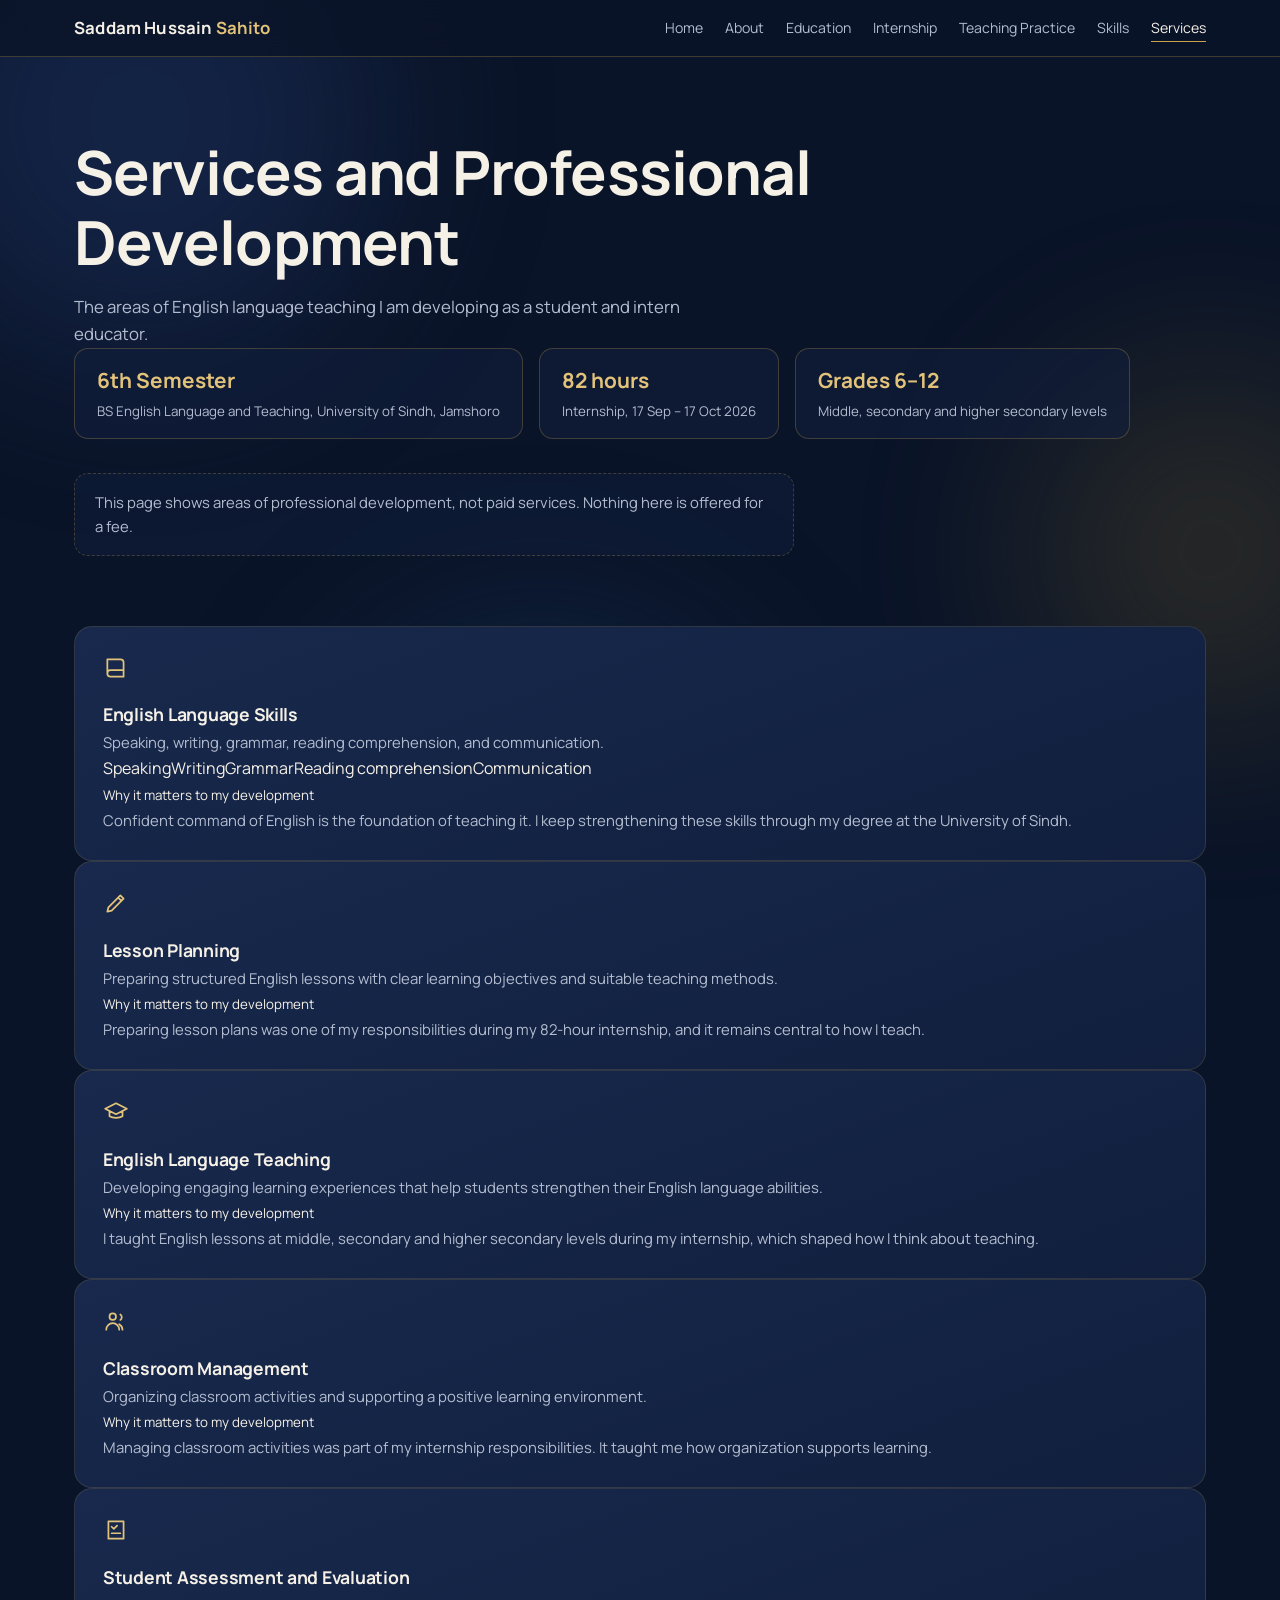
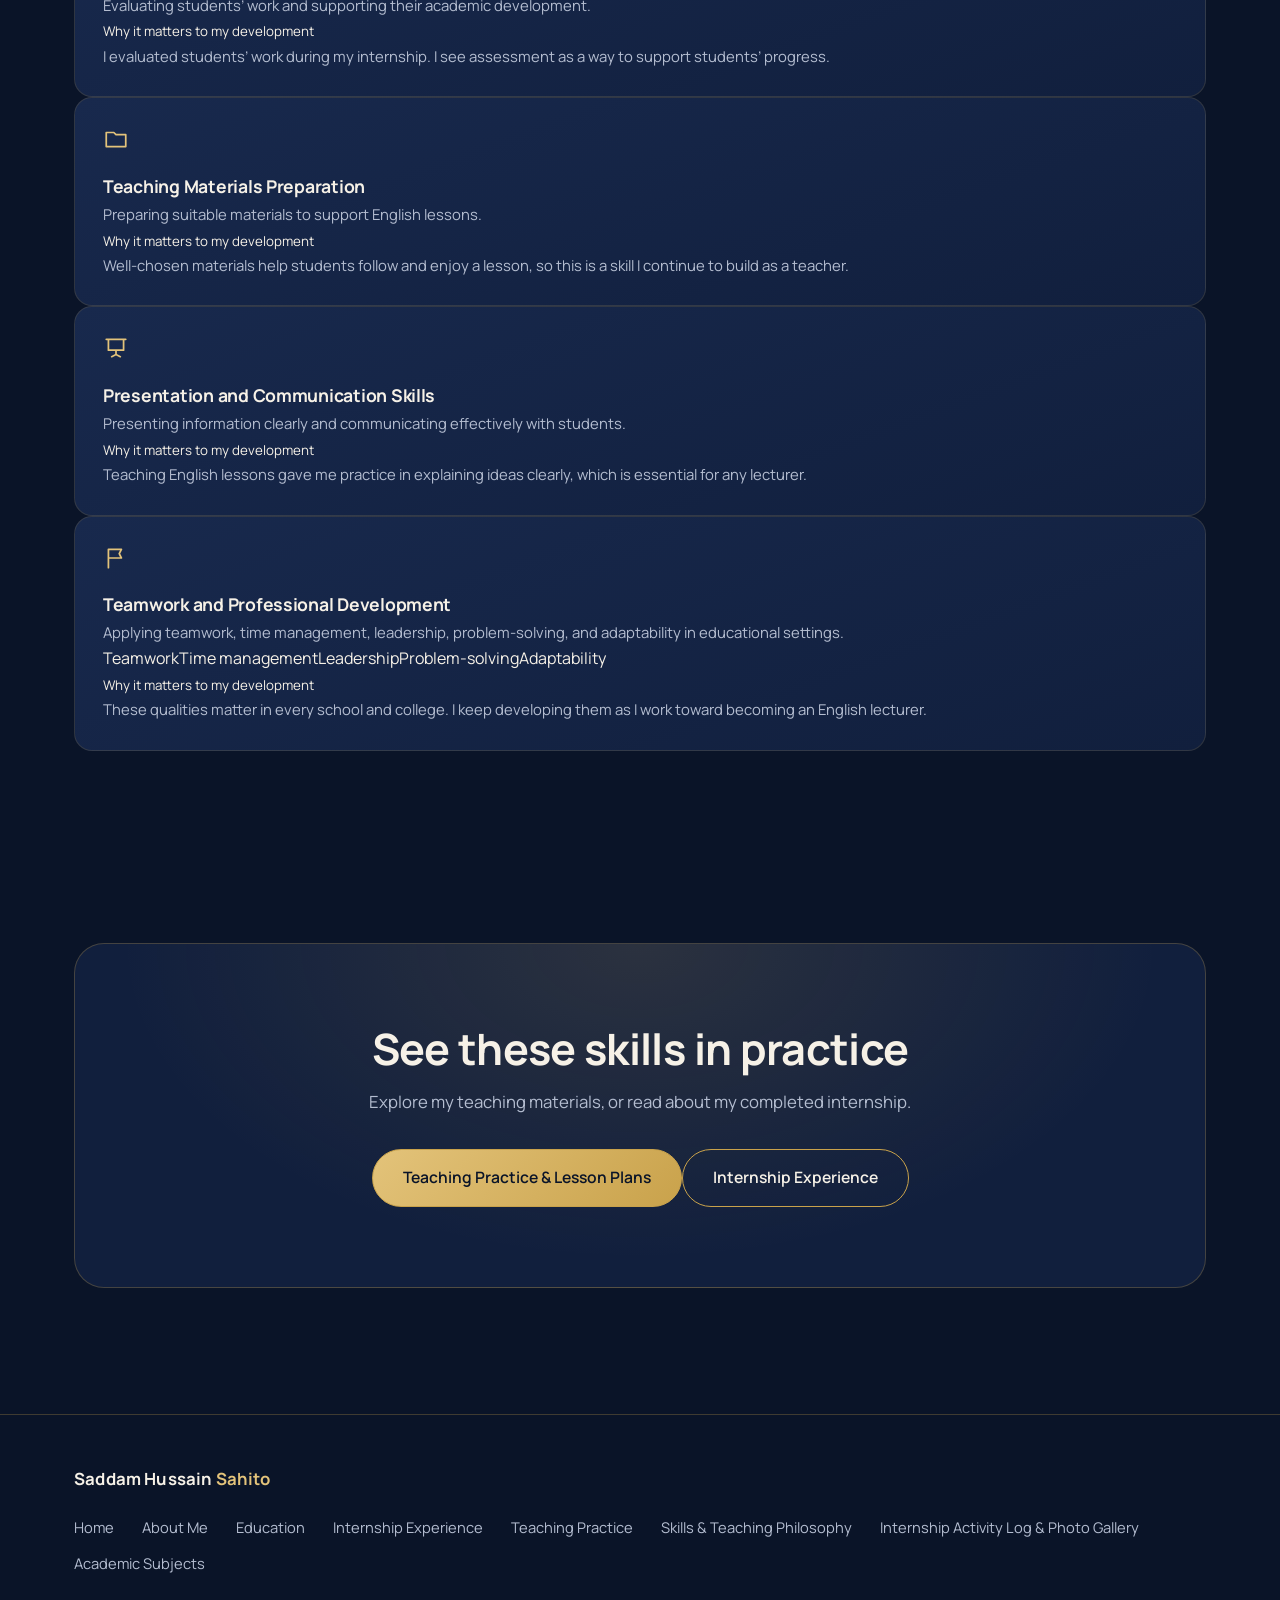
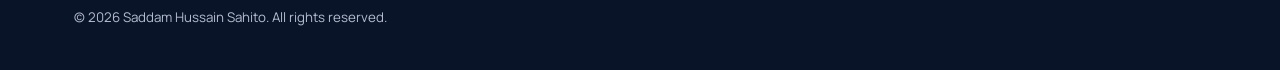
<file: portfolio/services.html>
<!DOCTYPE html>
<html lang="en"><head><meta charset="utf-8"><meta name="viewport" content="width=device-width,initial-scale=1">
<title>Services | Saddam Hussain Sahito</title>
<meta name="description" content="Areas of professional development of Saddam Hussain Sahito, BS English Language and Teaching student at the University of Sindh.">
<link rel="preconnect" href="https://fonts.googleapis.com"><link rel="preconnect" href="https://fonts.gstatic.com" crossorigin>
<link href="https://fonts.googleapis.com/css2?family=Manrope:wght@400;500;600;700&display=swap" rel="stylesheet">
<link rel="stylesheet" href="css/style.css"></head>
<body>
<svg width="0" height="0" style="position:absolute" aria-hidden="true"><defs><symbol id="i-book" viewBox="0 0 24 24"><path d="M4 4h12a3 3 0 0 1 3 3v13H7a3 3 0 0 1-3-3zM4 17a3 3 0 0 1 3-3h12"/></symbol><symbol id="i-pen" viewBox="0 0 24 24"><path d="M4 20l4-1L19 8l-3-3L5 16zM14 7l3 3"/></symbol><symbol id="i-clip" viewBox="0 0 24 24"><path d="M9 4h6v3H9zM7 5H5v16h14V5h-2M8 12h8M8 16h5"/></symbol><symbol id="i-chat" viewBox="0 0 24 24"><path d="M4 5h16v11H9l-5 4zM8 9h8M8 12h5"/></symbol><symbol id="i-users" viewBox="0 0 24 24"><path d="M9 11a3 3 0 1 0 0-6 3 3 0 0 0 0 6zM3 20a6 6 0 0 1 12 0M16 6a3 3 0 0 1 0 5M18 20a6 6 0 0 0-3-5"/></symbol><symbol id="i-assess" viewBox="0 0 24 24"><path d="M5 4h14v16H5zM8 9l2 2 3-3M8 15h8"/></symbol><symbol id="i-folder" viewBox="0 0 24 24"><path d="M3 6h7l2 2h9v11H3z"/></symbol><symbol id="i-clock" viewBox="0 0 24 24"><path d="M12 21a9 9 0 1 0 0-18 9 9 0 0 0 0 18zM12 7v5l3 2"/></symbol><symbol id="i-cap" viewBox="0 0 24 24"><path d="M2 9l10-5 10 5-10 5zM6 11v5c3 2 9 2 12 0v-5"/></symbol><symbol id="i-bld" viewBox="0 0 24 24"><path d="M4 21V8l8-5 8 5v13zM9 21v-6h6v6M8 11h2M14 11h2"/></symbol><symbol id="i-file" viewBox="0 0 24 24"><path d="M6 3h8l4 4v14H6zM14 3v4h4M9 12h6M9 16h6"/></symbol><symbol id="i-jour" viewBox="0 0 24 24"><path d="M6 3h12v18H6zM9 3v18M12 8h3"/></symbol><symbol id="i-mic" viewBox="0 0 24 24"><path d="M12 3a3 3 0 0 1 3 3v5a3 3 0 0 1-6 0V6a3 3 0 0 1 3-3zM6 11a6 6 0 0 0 12 0M12 17v4"/></symbol><symbol id="i-list" viewBox="0 0 24 24"><path d="M9 6h11M9 12h11M9 18h11M4 6h1M4 12h1M4 18h1"/></symbol><symbol id="i-slides" viewBox="0 0 24 24"><path d="M3 4h18M5 4v10h14V4M12 14v4M8 20l4-2 4 2"/></symbol><symbol id="i-flag" viewBox="0 0 24 24"><path d="M5 21V4M5 4h12l-2 4 2 4H5"/></symbol><symbol id="i-puzzle" viewBox="0 0 24 24"><path d="M10 4a2 2 0 0 1 4 0v2h4v4h-2a2 2 0 0 0 0 4h2v4H6v-4h2a2 2 0 0 0 0-4H6V6h4z"/></symbol><symbol id="i-adapt" viewBox="0 0 24 24"><path d="M20 11a8 8 0 0 0-14-4L4 9M4 5v4h4M4 13a8 8 0 0 0 14 4l2-2M20 19v-4h-4"/></symbol><symbol id="i-pc" viewBox="0 0 24 24"><path d="M3 5h18v11H3zM8 21h8M12 16v5"/></symbol><symbol id="i-star" viewBox="0 0 24 24"><path d="M12 3l2.7 5.6 6.1.9-4.4 4.3 1 6.1L12 17l-5.4 2.9 1-6.1L3.2 9.5l6.1-.9z"/></symbol></defs></svg>
<div class="bg" aria-hidden="true"><i class="blob b1"></i><i class="blob b2"></i><i class="blob b3"></i></div>
<header><div class="bar"><a class="brand" href="index.html">Saddam Hussain <span>Sahito</span></a>
<button class="menu" aria-expanded="false" aria-controls="nav">Menu</button>
<nav aria-label="Main"><ul id="nav"><li><a href="index.html">Home</a></li><li><a href="about.html">About</a></li><li><a href="education.html">Education</a></li><li><a href="internship.html">Internship</a></li><li><a href="teaching-practice.html">Teaching Practice</a></li><li><a href="skills-philosophy.html">Skills</a></li><li><a href="services.html" aria-current="page">Services</a></li></ul></nav></div></header>
<main>
<section class="phead"><div class="wrap"><h1>Services and Professional Development</h1>
<p class="lead">The areas of English language teaching I am developing as a student and intern educator.</p>
<div class="meta ctx"><div class="pill"><b>6th Semester</b><small>BS English Language and Teaching, University of Sindh, Jamshoro</small></div><div class="pill"><b>82 hours</b><small>Internship, 17 Sep – 17 Oct 2026</small></div><div class="pill"><b>Grades 6–12</b><small>Middle, secondary and higher secondary levels</small></div></div>
<p class="notice">This page shows areas of professional development, not paid services. Nothing here is offered for a fee.</p></div></section>
<section style="padding-top:30px"><div class="wrap"><div class="svc"><article class="card reveal" style="--d:0.00s"><svg class="ico" aria-hidden="true"><use href="#i-book"/></svg><h3>English Language Skills</h3><p>Speaking, writing, grammar, reading comprehension, and communication.</p><div class="chips"><span>Speaking</span><span>Writing</span><span>Grammar</span><span>Reading comprehension</span><span>Communication</span></div><div class="why"><small>Why it matters to my development</small><p>Confident command of English is the foundation of teaching it. I keep strengthening these skills through my degree at the University of Sindh.</p></div></article><article class="card reveal" style="--d:0.10s"><svg class="ico" aria-hidden="true"><use href="#i-pen"/></svg><h3>Lesson Planning</h3><p>Preparing structured English lessons with clear learning objectives and suitable teaching methods.</p><div class="why"><small>Why it matters to my development</small><p>Preparing lesson plans was one of my responsibilities during my 82-hour internship, and it remains central to how I teach.</p></div></article><article class="card reveal" style="--d:0.00s"><svg class="ico" aria-hidden="true"><use href="#i-cap"/></svg><h3>English Language Teaching</h3><p>Developing engaging learning experiences that help students strengthen their English language abilities.</p><div class="why"><small>Why it matters to my development</small><p>I taught English lessons at middle, secondary and higher secondary levels during my internship, which shaped how I think about teaching.</p></div></article><article class="card reveal" style="--d:0.10s"><svg class="ico" aria-hidden="true"><use href="#i-users"/></svg><h3>Classroom Management</h3><p>Organizing classroom activities and supporting a positive learning environment.</p><div class="why"><small>Why it matters to my development</small><p>Managing classroom activities was part of my internship responsibilities. It taught me how organization supports learning.</p></div></article><article class="card reveal" style="--d:0.00s"><svg class="ico" aria-hidden="true"><use href="#i-assess"/></svg><h3>Student Assessment and Evaluation</h3><p>Evaluating students’ work and supporting their academic development.</p><div class="why"><small>Why it matters to my development</small><p>I evaluated students’ work during my internship. I see assessment as a way to support students’ progress.</p></div></article><article class="card reveal" style="--d:0.10s"><svg class="ico" aria-hidden="true"><use href="#i-folder"/></svg><h3>Teaching Materials Preparation</h3><p>Preparing suitable materials to support English lessons.</p><div class="why"><small>Why it matters to my development</small><p>Well-chosen materials help students follow and enjoy a lesson, so this is a skill I continue to build as a teacher.</p></div></article><article class="card reveal" style="--d:0.00s"><svg class="ico" aria-hidden="true"><use href="#i-slides"/></svg><h3>Presentation and Communication Skills</h3><p>Presenting information clearly and communicating effectively with students.</p><div class="why"><small>Why it matters to my development</small><p>Teaching English lessons gave me practice in explaining ideas clearly, which is essential for any lecturer.</p></div></article><article class="card reveal" style="--d:0.10s"><svg class="ico" aria-hidden="true"><use href="#i-flag"/></svg><h3>Teamwork and Professional Development</h3><p>Applying teamwork, time management, leadership, problem-solving, and adaptability in educational settings.</p><div class="chips"><span>Teamwork</span><span>Time management</span><span>Leadership</span><span>Problem-solving</span><span>Adaptability</span></div><div class="why"><small>Why it matters to my development</small><p>These qualities matter in every school and college. I keep developing them as I work toward becoming an English lecturer.</p></div></article></div></div></section>
<section class="cta"><div class="wrap"><div class="box reveal"><h2>See these skills in practice</h2><p class="lead">Explore my teaching materials, or read about my completed internship.</p><div class="btns"><a class="btn fill" href="teaching-practice.html">Teaching Practice &amp; Lesson Plans</a><a class="btn line" href="internship.html">Internship Experience</a></div></div></div></section>
</main>
<footer class="foot"><div class="wrap"><a class="brand" href="index.html">Saddam Hussain <span>Sahito</span></a><nav aria-label="Footer"><ul><li><a href="index.html">Home</a></li><li><a href="about.html">About Me</a></li><li><a href="education.html">Education</a></li><li><a href="internship.html">Internship Experience</a></li><li><a href="teaching-practice.html">Teaching Practice</a></li><li><a href="skills-philosophy.html">Skills &amp; Teaching Philosophy</a></li><li><a href="activity-log-gallery.html">Internship Activity Log &amp; Photo Gallery</a></li><li><a href="academic-subjects.html">Academic Subjects</a></li></ul></nav><small>© 2026 Saddam Hussain Sahito. All rights reserved.</small></div></footer>
<script src="js/main.js"></script></body></html>
</file>
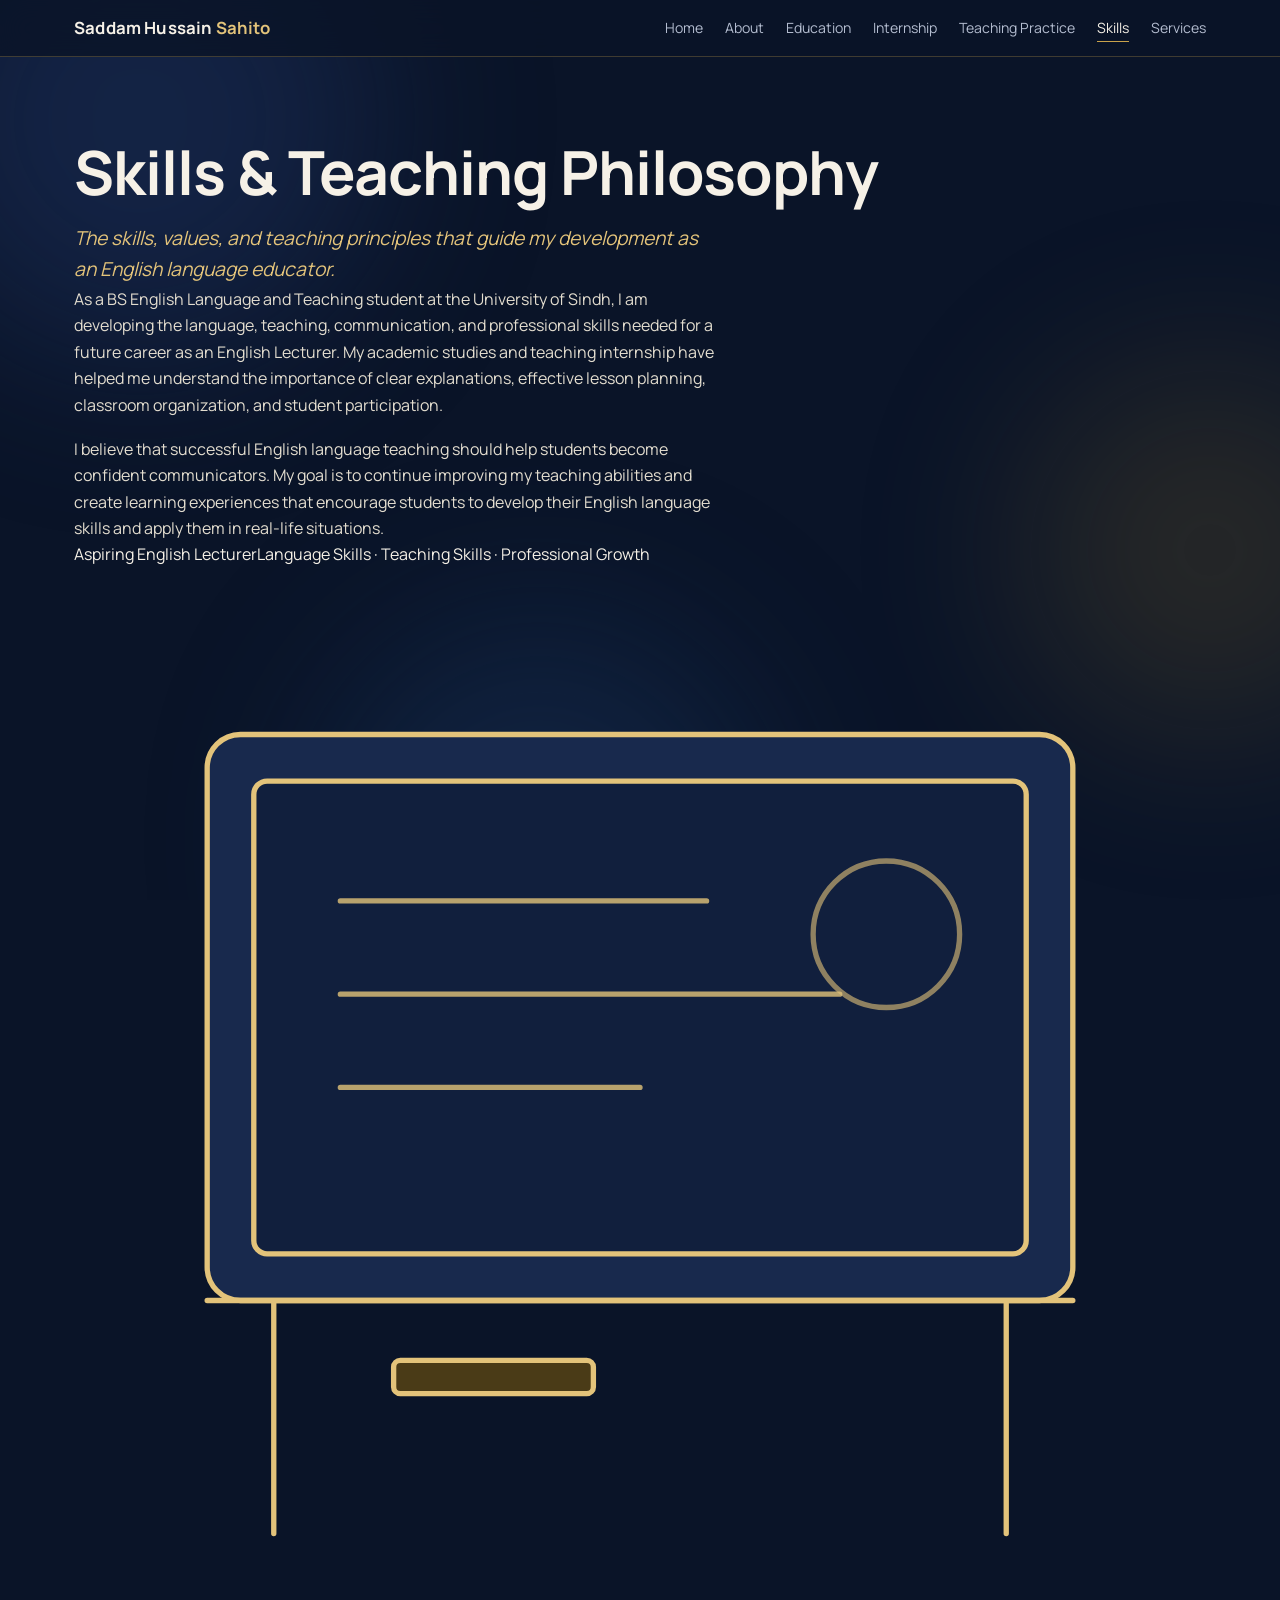
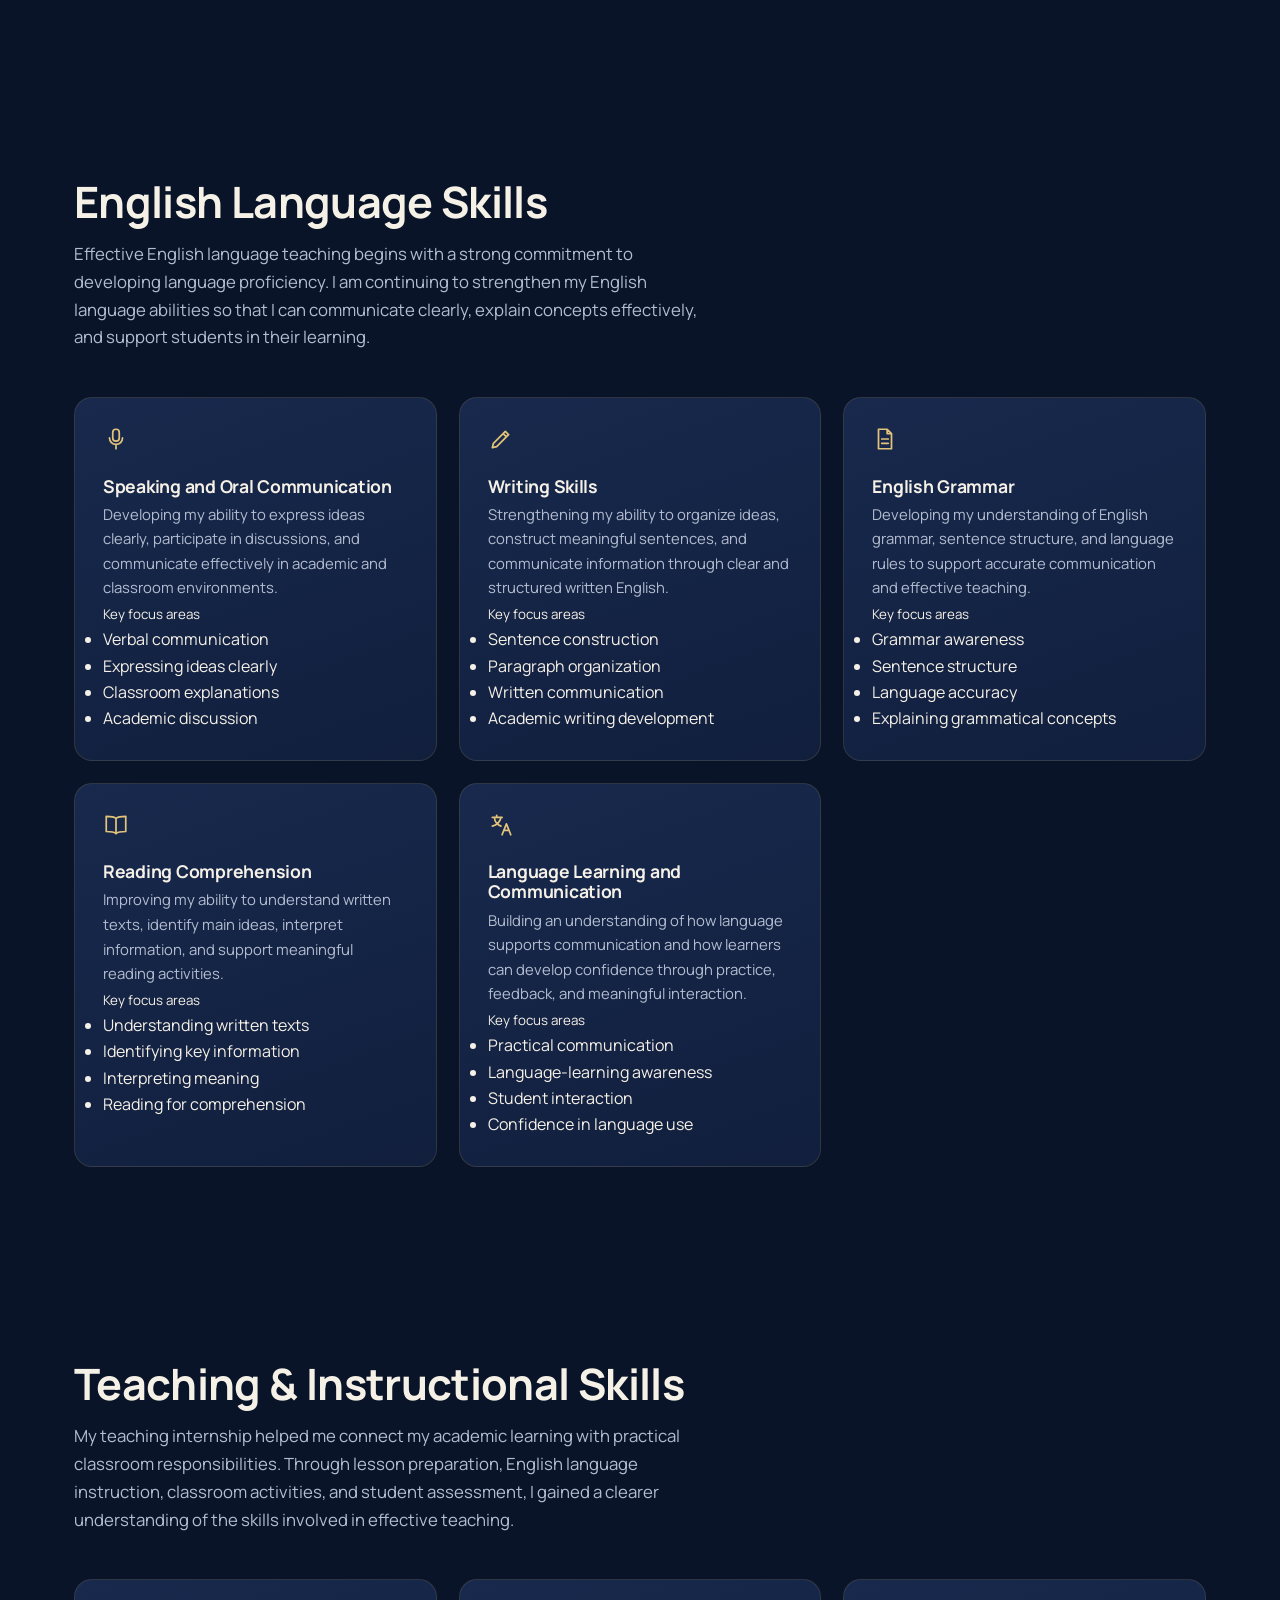
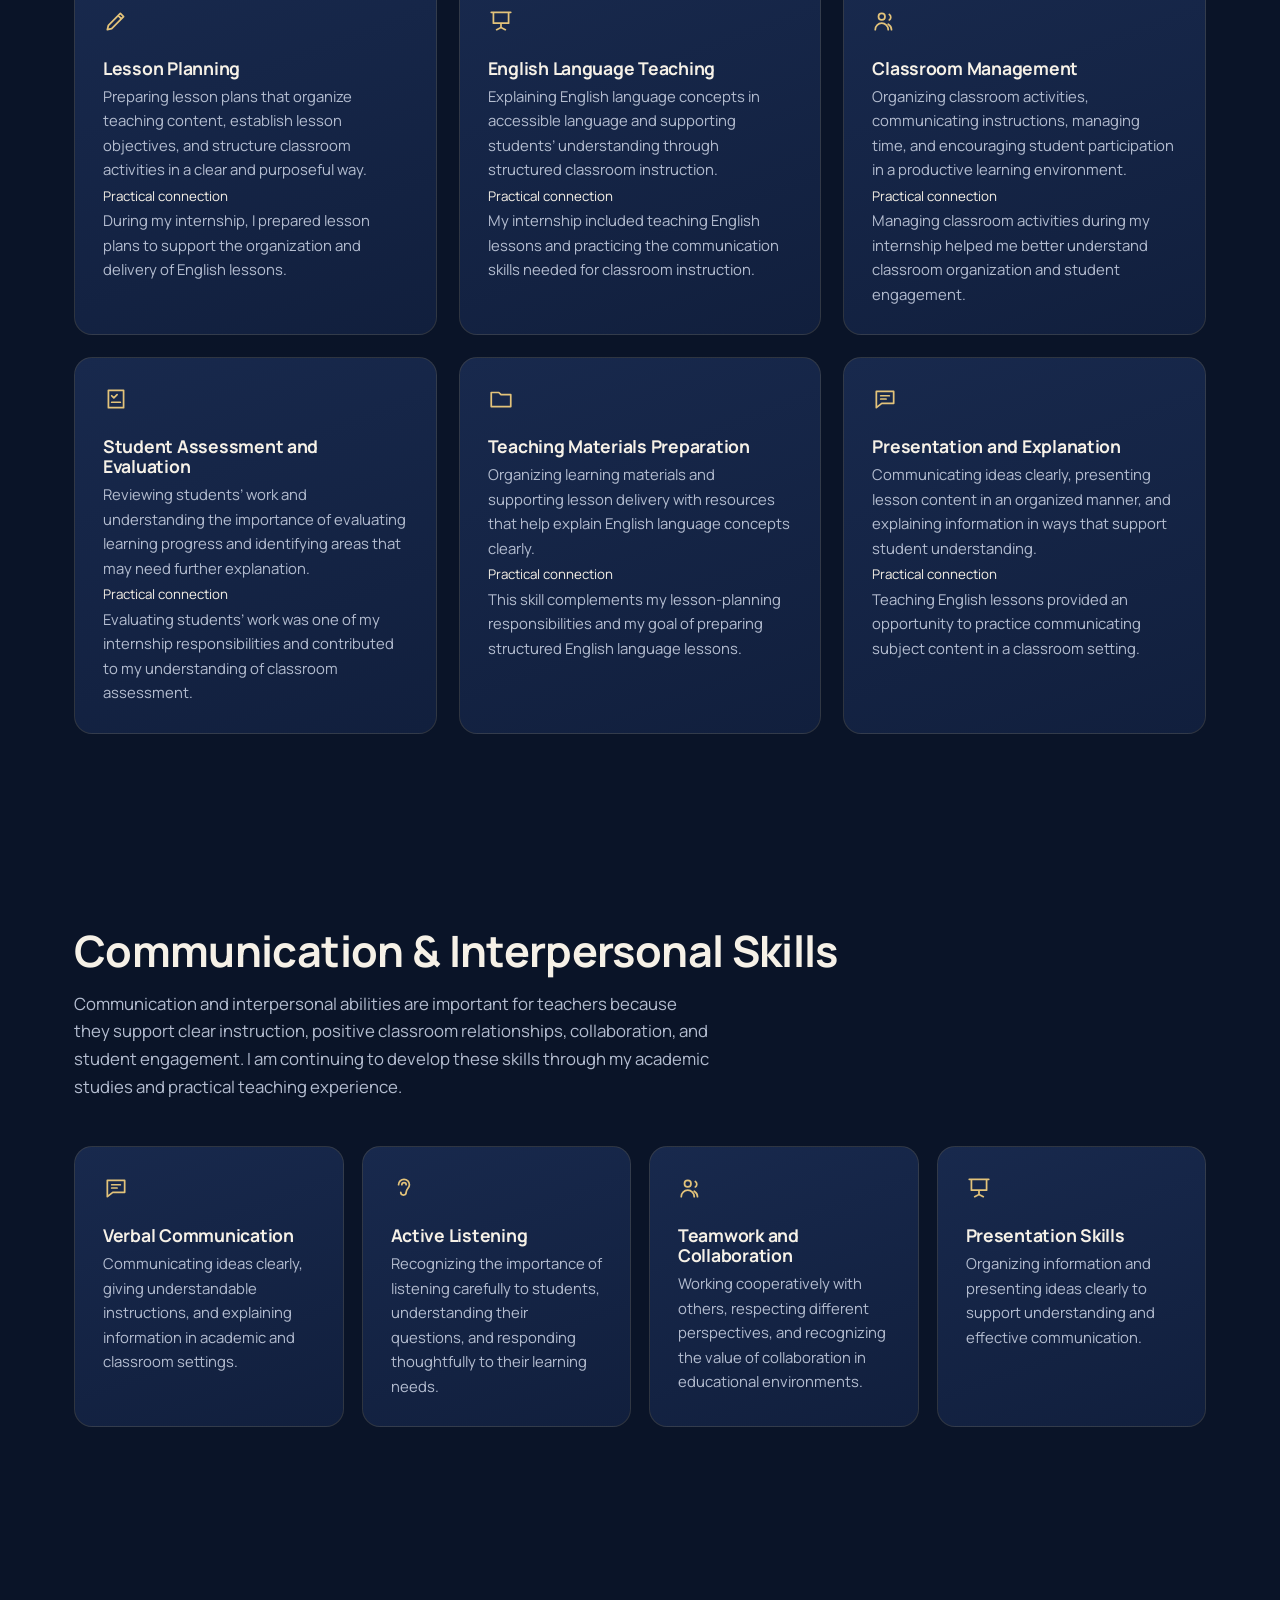
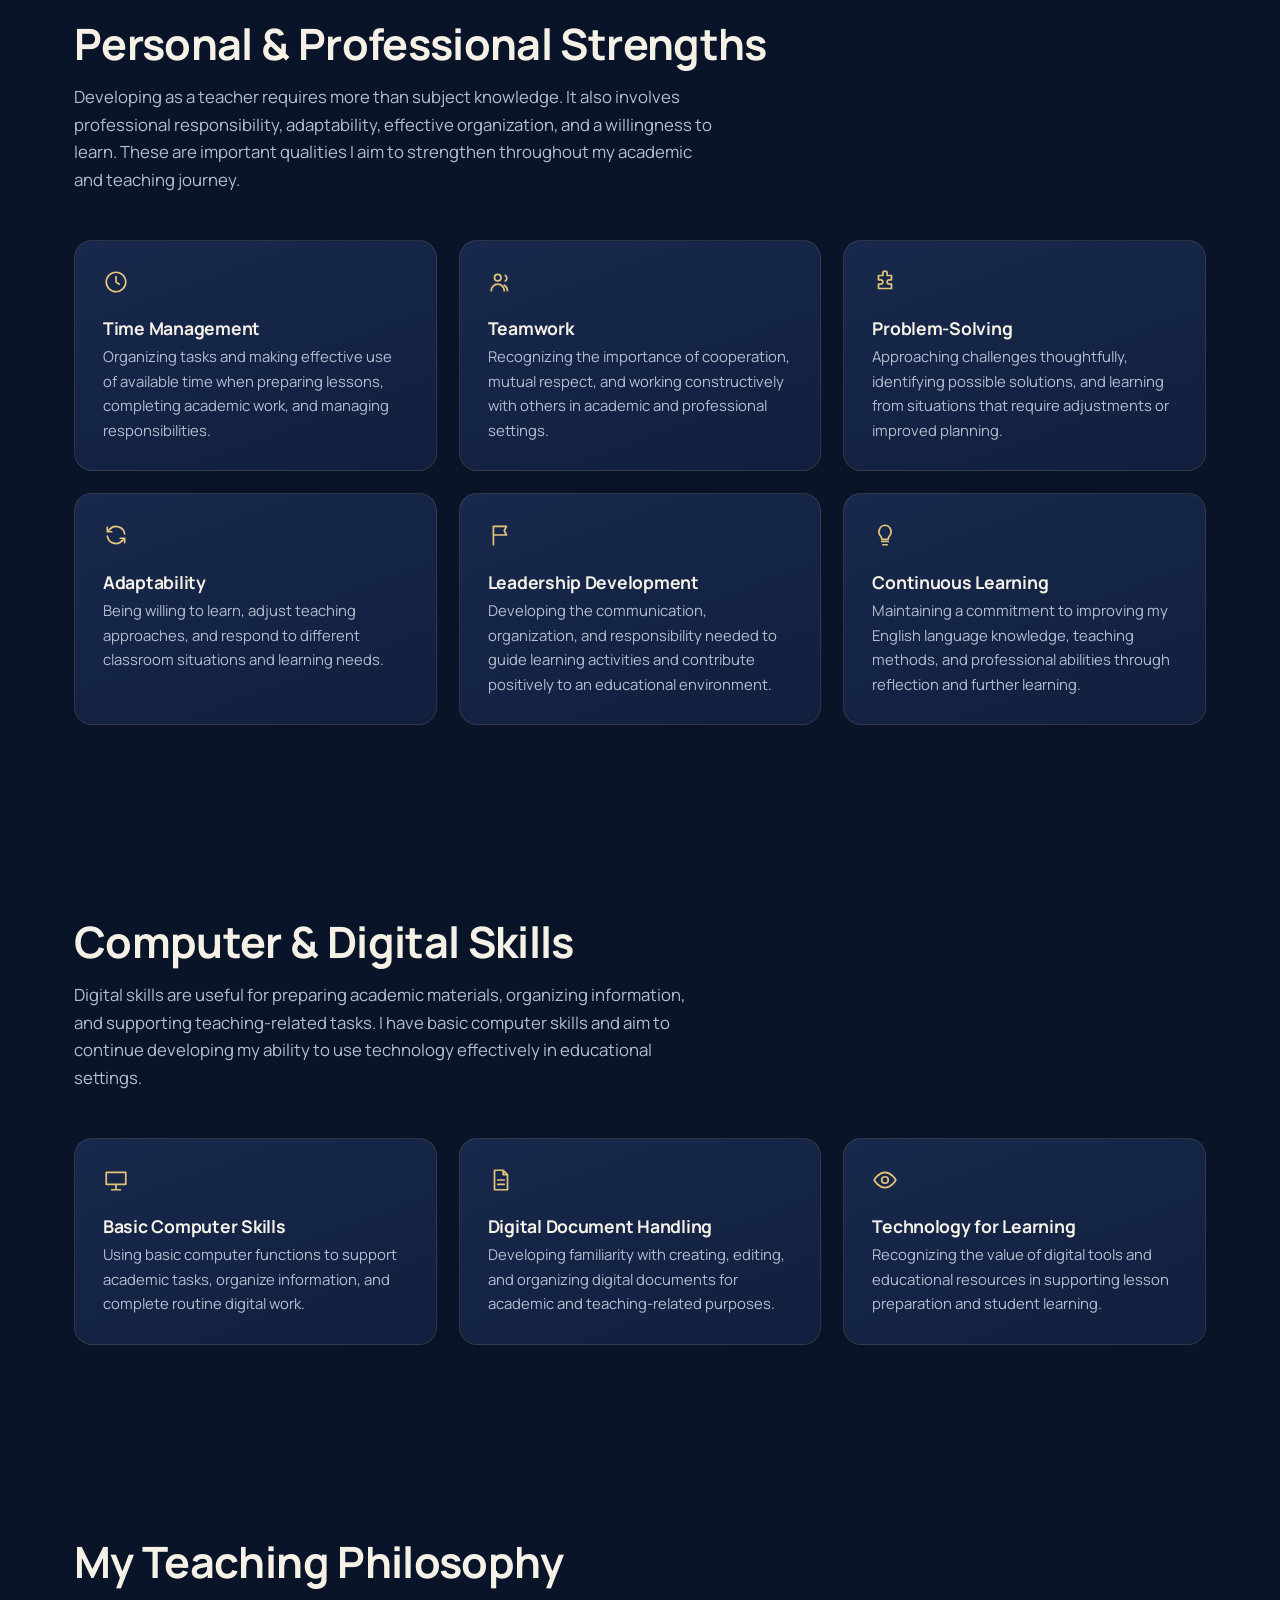
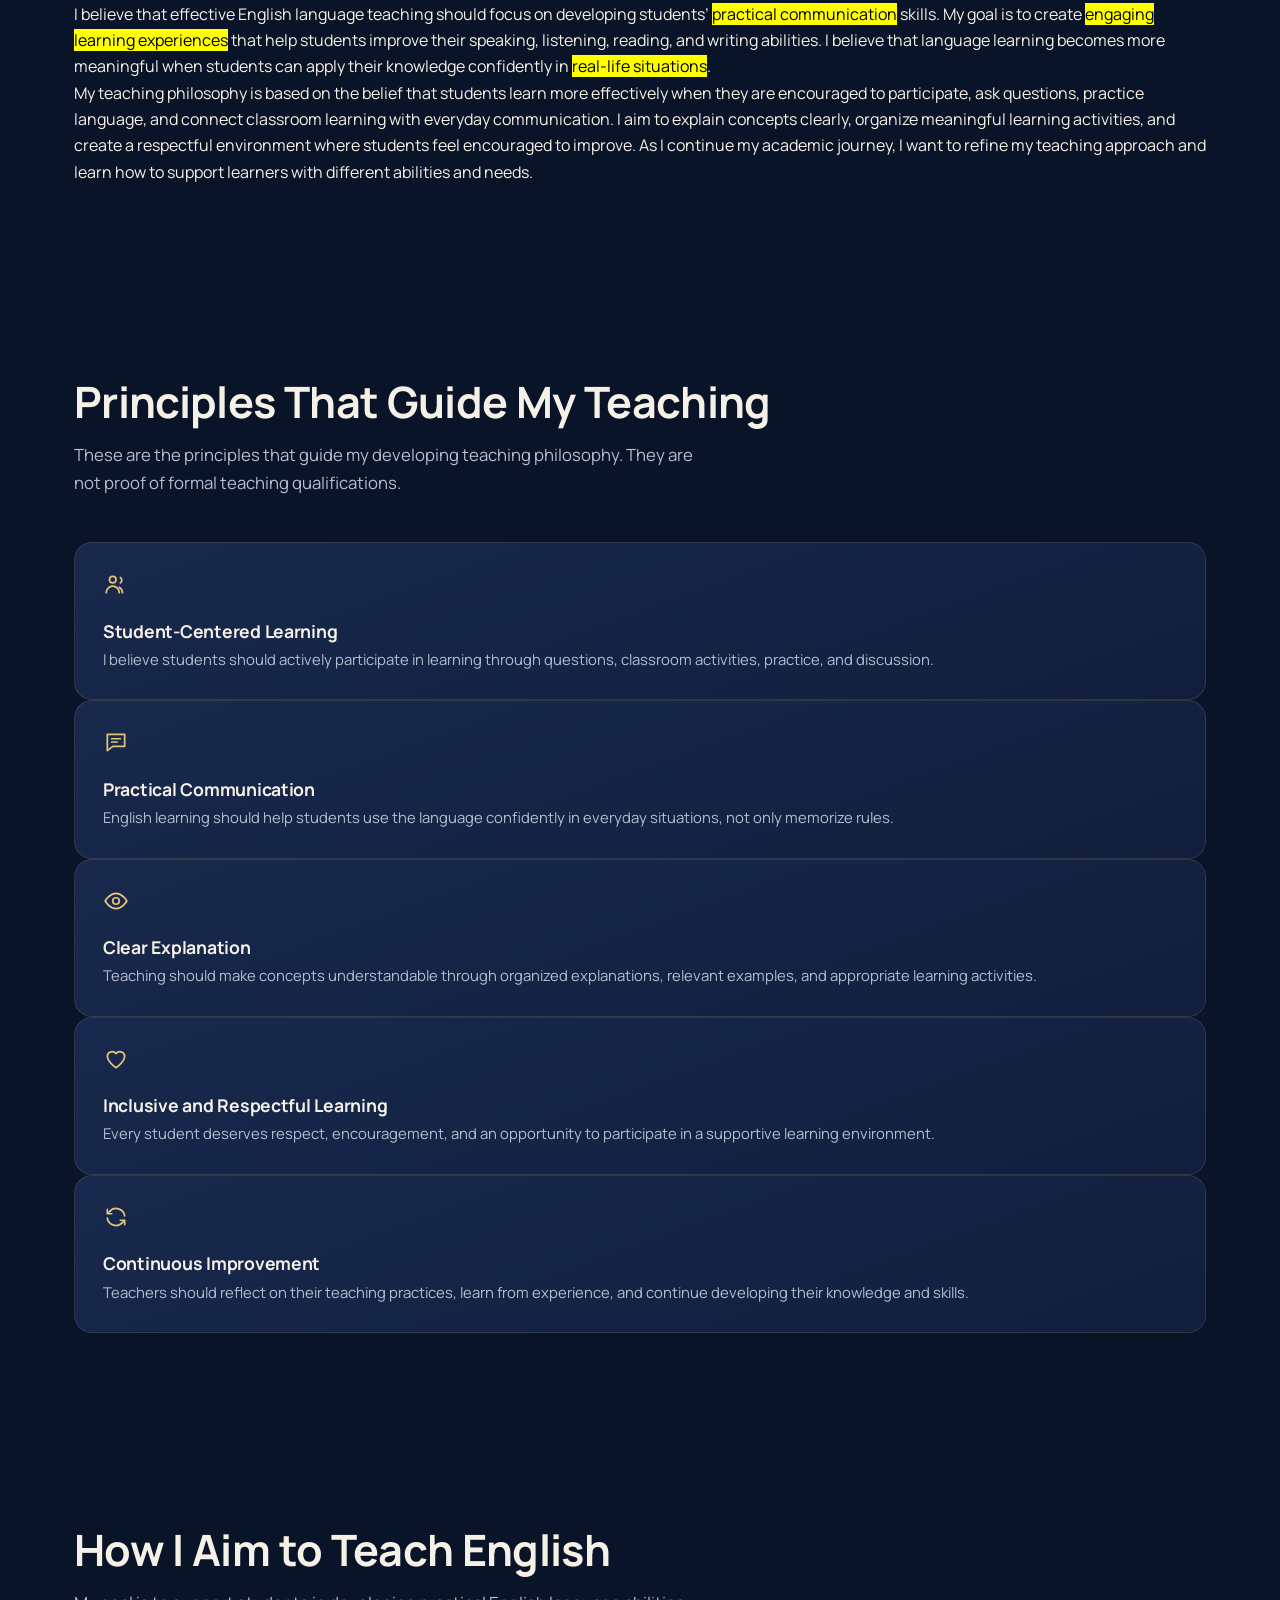
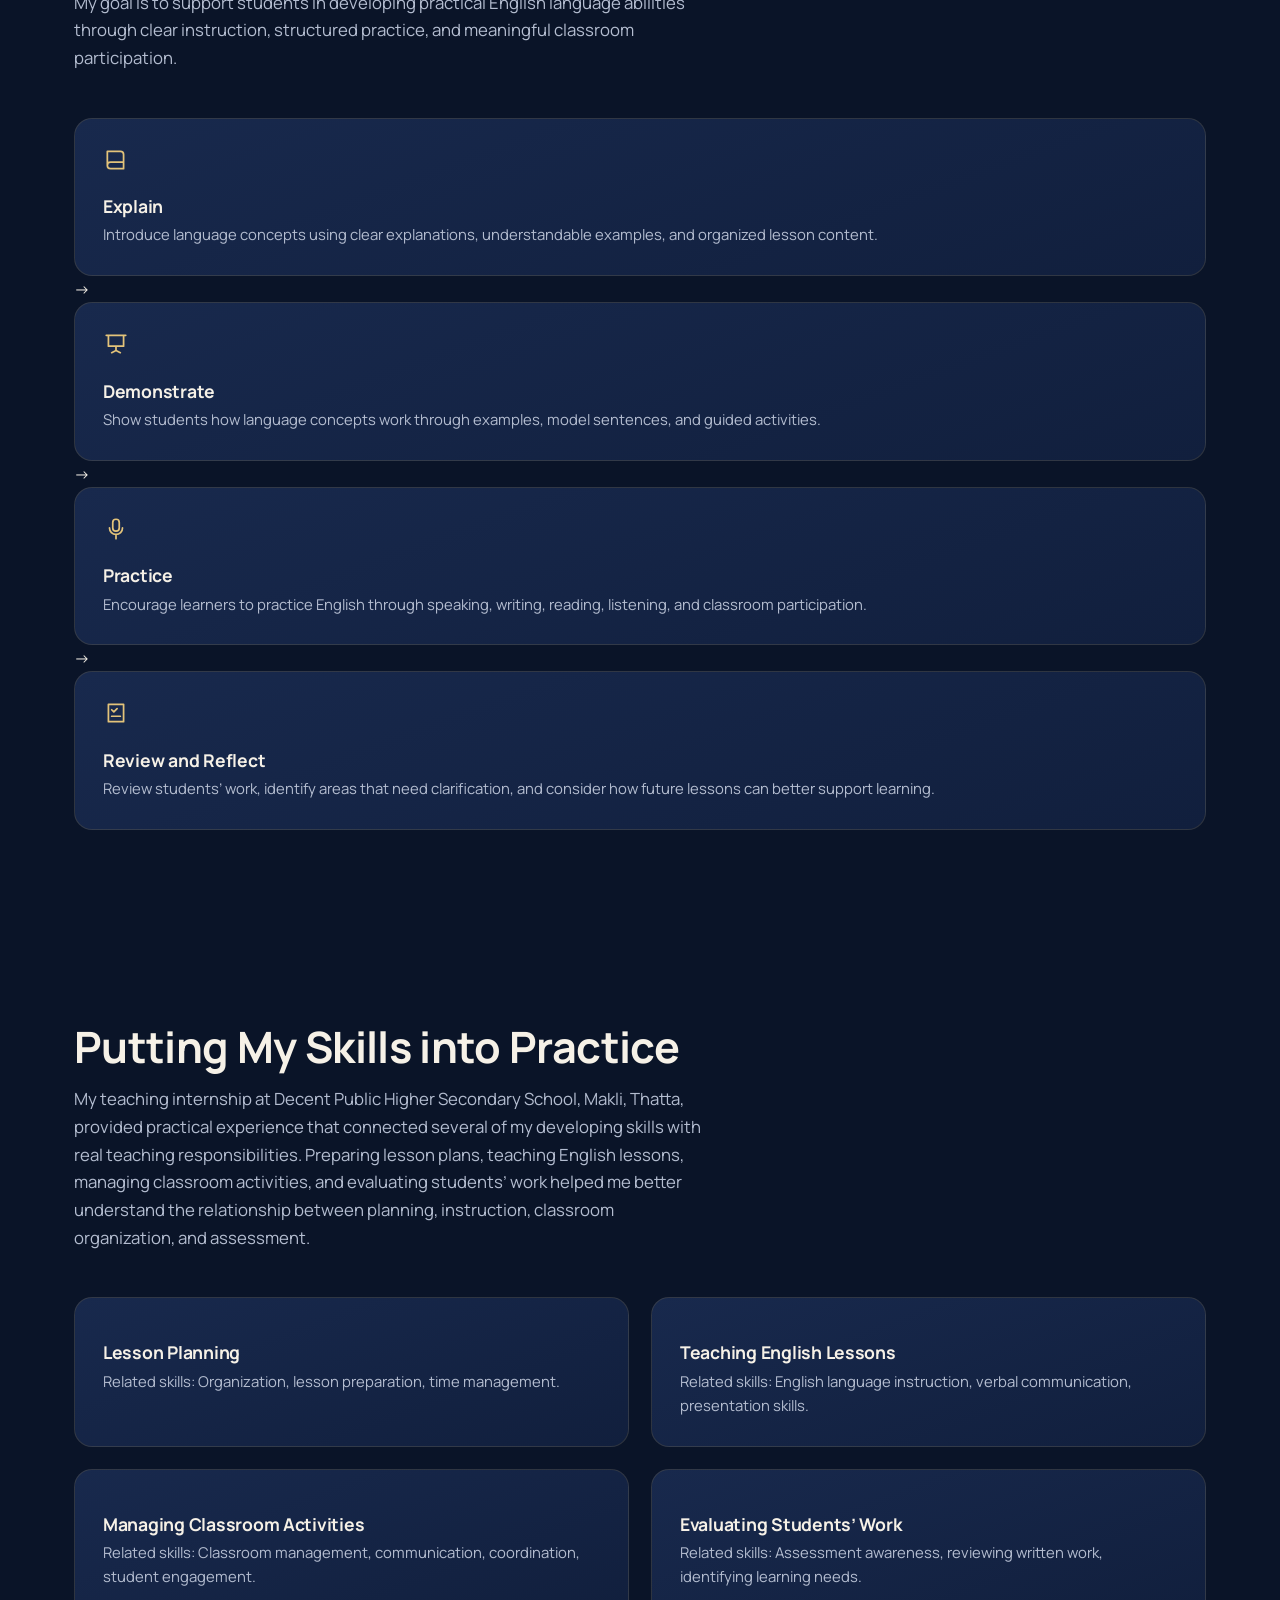
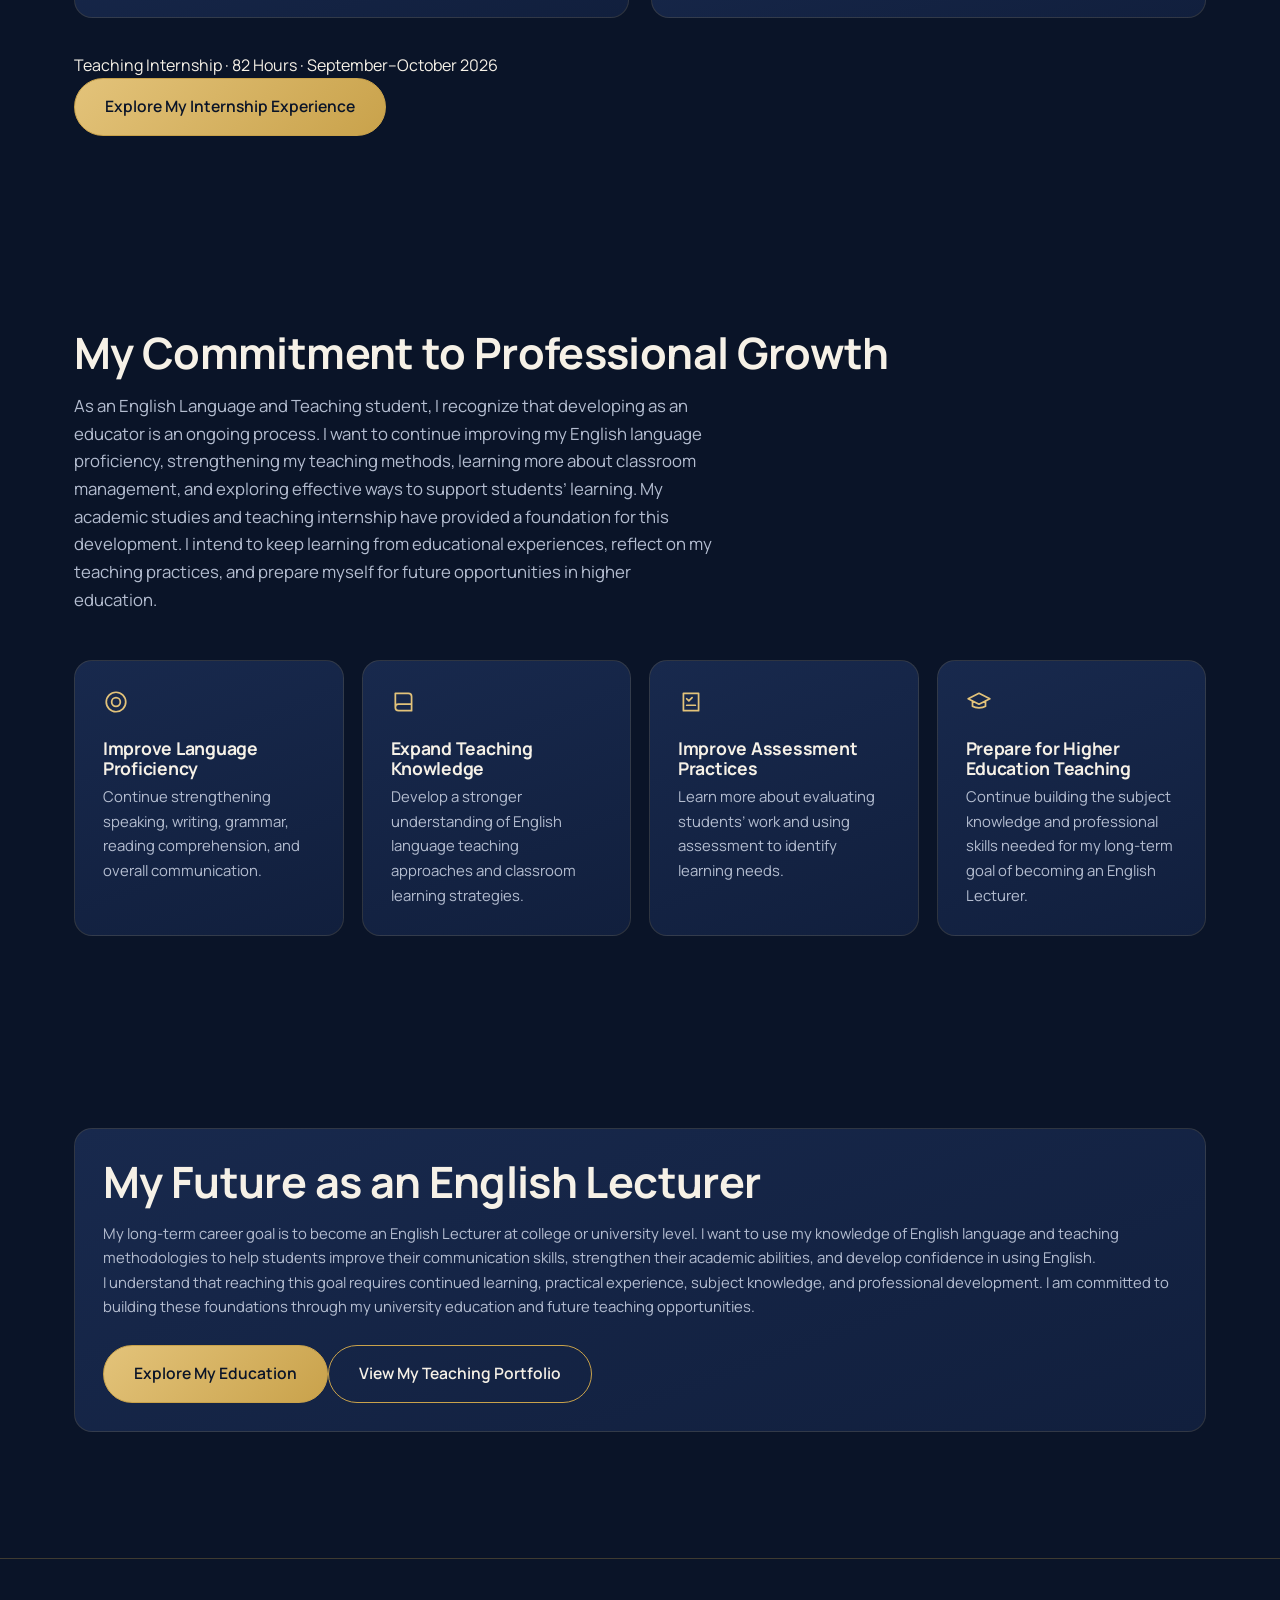
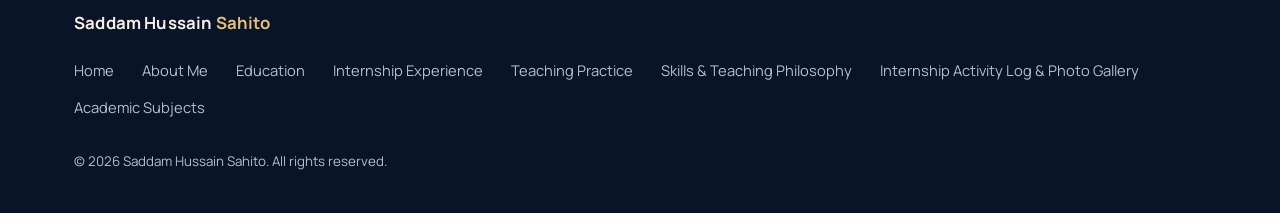
<file: portfolio/skills-philosophy.html>
<!DOCTYPE html>
<html lang="en"><head><meta charset="utf-8"><meta name="viewport" content="width=device-width,initial-scale=1">
<title>Skills &amp; Teaching Philosophy | Saddam Hussain Sahito | English Language &amp; Teaching Portfolio</title>
<meta name="description" content="The skills, values and teaching philosophy of Saddam Hussain Sahito, an aspiring English Lecturer studying BS English Language and Teaching at the University of Sindh.">
<link rel="preconnect" href="https://fonts.googleapis.com"><link rel="preconnect" href="https://fonts.gstatic.com" crossorigin>
<link href="https://fonts.googleapis.com/css2?family=Manrope:wght@400;500;600;700&display=swap" rel="stylesheet">
<link rel="stylesheet" href="css/style.css"></head>
<body>
<svg width="0" height="0" style="position:absolute" aria-hidden="true"><defs><symbol id="i-book" viewBox="0 0 24 24"><path d="M4 4h12a3 3 0 0 1 3 3v13H7a3 3 0 0 1-3-3zM4 17a3 3 0 0 1 3-3h12"/></symbol><symbol id="i-pen" viewBox="0 0 24 24"><path d="M4 20l4-1L19 8l-3-3L5 16zM14 7l3 3"/></symbol><symbol id="i-clip" viewBox="0 0 24 24"><path d="M9 4h6v3H9zM7 5H5v16h14V5h-2M8 12h8M8 16h5"/></symbol><symbol id="i-chat" viewBox="0 0 24 24"><path d="M4 5h16v11H9l-5 4zM8 9h8M8 12h5"/></symbol><symbol id="i-users" viewBox="0 0 24 24"><path d="M9 11a3 3 0 1 0 0-6 3 3 0 0 0 0 6zM3 20a6 6 0 0 1 12 0M16 6a3 3 0 0 1 0 5M18 20a6 6 0 0 0-3-5"/></symbol><symbol id="i-assess" viewBox="0 0 24 24"><path d="M5 4h14v16H5zM8 9l2 2 3-3M8 15h8"/></symbol><symbol id="i-folder" viewBox="0 0 24 24"><path d="M3 6h7l2 2h9v11H3z"/></symbol><symbol id="i-clock" viewBox="0 0 24 24"><path d="M12 21a9 9 0 1 0 0-18 9 9 0 0 0 0 18zM12 7v5l3 2"/></symbol><symbol id="i-cap" viewBox="0 0 24 24"><path d="M2 9l10-5 10 5-10 5zM6 11v5c3 2 9 2 12 0v-5"/></symbol><symbol id="i-bld" viewBox="0 0 24 24"><path d="M4 21V8l8-5 8 5v13zM9 21v-6h6v6M8 11h2M14 11h2"/></symbol><symbol id="i-file" viewBox="0 0 24 24"><path d="M6 3h8l4 4v14H6zM14 3v4h4M9 12h6M9 16h6"/></symbol><symbol id="i-jour" viewBox="0 0 24 24"><path d="M6 3h12v18H6zM9 3v18M12 8h3"/></symbol><symbol id="i-mic" viewBox="0 0 24 24"><path d="M12 3a3 3 0 0 1 3 3v5a3 3 0 0 1-6 0V6a3 3 0 0 1 3-3zM6 11a6 6 0 0 0 12 0M12 17v4"/></symbol><symbol id="i-list" viewBox="0 0 24 24"><path d="M9 6h11M9 12h11M9 18h11M4 6h1M4 12h1M4 18h1"/></symbol><symbol id="i-slides" viewBox="0 0 24 24"><path d="M3 4h18M5 4v10h14V4M12 14v4M8 20l4-2 4 2"/></symbol><symbol id="i-flag" viewBox="0 0 24 24"><path d="M5 21V4M5 4h12l-2 4 2 4H5"/></symbol><symbol id="i-puzzle" viewBox="0 0 24 24"><path d="M10 4a2 2 0 0 1 4 0v2h4v4h-2a2 2 0 0 0 0 4h2v4H6v-4h2a2 2 0 0 0 0-4H6V6h4z"/></symbol><symbol id="i-adapt" viewBox="0 0 24 24"><path d="M20 11a8 8 0 0 0-14-4L4 9M4 5v4h4M4 13a8 8 0 0 0 14 4l2-2M20 19v-4h-4"/></symbol><symbol id="i-pc" viewBox="0 0 24 24"><path d="M3 5h18v11H3zM8 21h8M12 16v5"/></symbol><symbol id="i-star" viewBox="0 0 24 24"><path d="M12 3l2.7 5.6 6.1.9-4.4 4.3 1 6.1L12 17l-5.4 2.9 1-6.1L3.2 9.5l6.1-.9z"/></symbol><symbol id="i-lang" viewBox="0 0 24 24"><path d="M4 5h9M8 3v2M6 5c0 4 3 7 6 8M12 5c-1 4-4 7-8 8M13 21l4-10 4 10M14.5 17h5"/></symbol><symbol id="i-bookopen" viewBox="0 0 24 24"><path d="M12 6c-2-2-5-2-9-2v14c4 0 7 0 9 2 2-2 5-2 9-2V4c-4 0-7 0-9 2zM12 6v14"/></symbol><symbol id="i-pin" viewBox="0 0 24 24"><path d="M12 21s-7-6-7-11a7 7 0 0 1 14 0c0 5-7 11-7 11zM12 12a2 2 0 1 0 0-4 2 2 0 0 0 0 4z"/></symbol><symbol id="i-cal" viewBox="0 0 24 24"><path d="M4 6h16v14H4zM4 10h16M8 3v4M16 3v4"/></symbol><symbol id="i-check" viewBox="0 0 24 24"><path d="M5 12l4 4 10-10"/></symbol><symbol id="i-img" viewBox="0 0 24 24"><path d="M3 5h18v14H3zM3 16l5-5 4 4 3-3 6 6M9 9a1 1 0 1 0 0 .1"/></symbol><symbol id="i-ear" viewBox="0 0 24 24"><path d="M7 9a5 5 0 0 1 10 0c0 3-3 4-3 7a2.5 2.5 0 0 1-5 0M10 9a2 2 0 0 1 4 0"/></symbol><symbol id="i-heart" viewBox="0 0 24 24"><path d="M12 20s-8-5-8-11a4.5 4.5 0 0 1 8-2 4.5 4.5 0 0 1 8 2c0 6-8 11-8 11z"/></symbol><symbol id="i-target" viewBox="0 0 24 24"><path d="M12 21a9 9 0 1 0 0-18 9 9 0 0 0 0 18zM12 16a4 4 0 1 0 0-8 4 4 0 0 0 0 8z"/></symbol><symbol id="i-bulb" viewBox="0 0 24 24"><path d="M9 18h6M10 21h4M12 3a6 6 0 0 0-4 10c1 1 1 2 1 3h6c0-1 0-2 1-3a6 6 0 0 0-4-10z"/></symbol><symbol id="i-eye" viewBox="0 0 24 24"><path d="M2 12s4-7 10-7 10 7 10 7-4 7-10 7S2 12 2 12zM12 15a3 3 0 1 0 0-6 3 3 0 0 0 0 6z"/></symbol></defs></svg>
<div class="bg" aria-hidden="true"><i class="blob b1"></i><i class="blob b2"></i><i class="blob b3"></i></div>
<header><div class="bar"><a class="brand" href="index.html">Saddam Hussain <span>Sahito</span></a>
<button class="menu" aria-expanded="false" aria-controls="nav">Menu</button>
<nav aria-label="Main"><ul id="nav"><li><a href="index.html">Home</a></li><li><a href="about.html">About</a></li><li><a href="education.html">Education</a></li><li><a href="internship.html">Internship</a></li><li><a href="teaching-practice.html">Teaching Practice</a></li><li><a href="skills-philosophy.html" aria-current="page">Skills</a></li><li><a href="services.html">Services</a></li></ul></nav></div></header>
<main>
<section class="phead"><div class="wrap ehero"><div><h1>Skills &amp; Teaching Philosophy</h1>
<p class="lead" style="color:var(--gold2);font-size:1.2rem;font-style:italic">The skills, values, and teaching principles that guide my development as an English language educator.</p>
<p style="color:#e3ddcf;max-width:650px;margin-bottom:18px">As a BS English Language and Teaching student at the University of Sindh, I am developing the language, teaching, communication, and professional skills needed for a future career as an English Lecturer. My academic studies and teaching internship have helped me understand the importance of clear explanations, effective lesson planning, classroom organization, and student participation.</p>
<p style="color:#e3ddcf;max-width:650px">I believe that successful English language teaching should help students become confident communicators. My goal is to continue improving my teaching abilities and create learning experiences that encourage students to develop their English language skills and apply them in real-life situations.</p>
<div class="hbadges"><span class="bdg">Aspiring English Lecturer</span><span class="stat-ind">Language Skills · Teaching Skills · Professional Growth</span></div></div><svg class="art-books" viewBox="0 0 340 320" aria-hidden="true" fill="none" stroke="#e3c37a" stroke-width="1.6" stroke-linejoin="round" stroke-linecap="round"><rect x="40" y="50" width="260" height="170" rx="10" fill="#18294d"/><rect x="54" y="64" width="232" height="142" rx="4" fill="#111f3d"/><path d="M80 100h110M80 128h150M80 156h90" stroke-opacity=".8"/><circle cx="244" cy="110" r="22" stroke-opacity=".6"/><path d="M60 220v70M280 220v70M40 220h260"/><rect x="96" y="238" width="60" height="10" rx="2" fill="#4a3b17"/></svg></div></section>
<section><div class="wrap"><div class="head reveal"><h2>English Language Skills</h2><p class="lead">Effective English language teaching begins with a strong commitment to developing language proficiency. I am continuing to strengthen my English language abilities so that I can communicate clearly, explain concepts effectively, and support students in their learning.</p></div><div class="grid3 resp"><article class="card reveal" style="--d:0.00s"><svg class="ico" aria-hidden="true"><use href="#i-mic"/></svg><h3>Speaking and Oral Communication</h3><p>Developing my ability to express ideas clearly, participate in discussions, and communicate effectively in academic and classroom environments.</p><div class="sk-l"><small>Key focus areas</small><ul><li>Verbal communication</li><li>Expressing ideas clearly</li><li>Classroom explanations</li><li>Academic discussion</li></ul></div></article><article class="card reveal" style="--d:0.07s"><svg class="ico" aria-hidden="true"><use href="#i-pen"/></svg><h3>Writing Skills</h3><p>Strengthening my ability to organize ideas, construct meaningful sentences, and communicate information through clear and structured written English.</p><div class="sk-l"><small>Key focus areas</small><ul><li>Sentence construction</li><li>Paragraph organization</li><li>Written communication</li><li>Academic writing development</li></ul></div></article><article class="card reveal" style="--d:0.14s"><svg class="ico" aria-hidden="true"><use href="#i-file"/></svg><h3>English Grammar</h3><p>Developing my understanding of English grammar, sentence structure, and language rules to support accurate communication and effective teaching.</p><div class="sk-l"><small>Key focus areas</small><ul><li>Grammar awareness</li><li>Sentence structure</li><li>Language accuracy</li><li>Explaining grammatical concepts</li></ul></div></article><article class="card reveal" style="--d:0.00s"><svg class="ico" aria-hidden="true"><use href="#i-bookopen"/></svg><h3>Reading Comprehension</h3><p>Improving my ability to understand written texts, identify main ideas, interpret information, and support meaningful reading activities.</p><div class="sk-l"><small>Key focus areas</small><ul><li>Understanding written texts</li><li>Identifying key information</li><li>Interpreting meaning</li><li>Reading for comprehension</li></ul></div></article><article class="card reveal" style="--d:0.07s"><svg class="ico" aria-hidden="true"><use href="#i-lang"/></svg><h3>Language Learning and Communication</h3><p>Building an understanding of how language supports communication and how learners can develop confidence through practice, feedback, and meaningful interaction.</p><div class="sk-l"><small>Key focus areas</small><ul><li>Practical communication</li><li>Language-learning awareness</li><li>Student interaction</li><li>Confidence in language use</li></ul></div></article></div></div></section>
<section><div class="wrap"><div class="head reveal"><h2>Teaching &amp; Instructional Skills</h2><p class="lead">My teaching internship helped me connect my academic learning with practical classroom responsibilities. Through lesson preparation, English language instruction, classroom activities, and student assessment, I gained a clearer understanding of the skills involved in effective teaching.</p></div><div class="grid3"><article class="card reveal" style="--d:0.00s"><svg class="ico" aria-hidden="true"><use href="#i-pen"/></svg><h3>Lesson Planning</h3><p>Preparing lesson plans that organize teaching content, establish lesson objectives, and structure classroom activities in a clear and purposeful way.</p><div class="pc"><small>Practical connection</small><p>During my internship, I prepared lesson plans to support the organization and delivery of English lessons.</p></div></article><article class="card reveal" style="--d:0.07s"><svg class="ico" aria-hidden="true"><use href="#i-slides"/></svg><h3>English Language Teaching</h3><p>Explaining English language concepts in accessible language and supporting students’ understanding through structured classroom instruction.</p><div class="pc"><small>Practical connection</small><p>My internship included teaching English lessons and practicing the communication skills needed for classroom instruction.</p></div></article><article class="card reveal" style="--d:0.14s"><svg class="ico" aria-hidden="true"><use href="#i-users"/></svg><h3>Classroom Management</h3><p>Organizing classroom activities, communicating instructions, managing time, and encouraging student participation in a productive learning environment.</p><div class="pc"><small>Practical connection</small><p>Managing classroom activities during my internship helped me better understand classroom organization and student engagement.</p></div></article><article class="card reveal" style="--d:0.00s"><svg class="ico" aria-hidden="true"><use href="#i-assess"/></svg><h3>Student Assessment and Evaluation</h3><p>Reviewing students’ work and understanding the importance of evaluating learning progress and identifying areas that may need further explanation.</p><div class="pc"><small>Practical connection</small><p>Evaluating students’ work was one of my internship responsibilities and contributed to my understanding of classroom assessment.</p></div></article><article class="card reveal" style="--d:0.07s"><svg class="ico" aria-hidden="true"><use href="#i-folder"/></svg><h3>Teaching Materials Preparation</h3><p>Organizing learning materials and supporting lesson delivery with resources that help explain English language concepts clearly.</p><div class="pc"><small>Practical connection</small><p>This skill complements my lesson-planning responsibilities and my goal of preparing structured English language lessons.</p></div></article><article class="card reveal" style="--d:0.14s"><svg class="ico" aria-hidden="true"><use href="#i-chat"/></svg><h3>Presentation and Explanation</h3><p>Communicating ideas clearly, presenting lesson content in an organized manner, and explaining information in ways that support student understanding.</p><div class="pc"><small>Practical connection</small><p>Teaching English lessons provided an opportunity to practice communicating subject content in a classroom setting.</p></div></article></div></div></section>
<section><div class="wrap"><div class="head reveal"><h2>Communication &amp; Interpersonal Skills</h2><p class="lead">Communication and interpersonal abilities are important for teachers because they support clear instruction, positive classroom relationships, collaboration, and student engagement. I am continuing to develop these skills through my academic studies and practical teaching experience.</p></div><div class="grid4"><article class="card reveal" style="--d:0.00s"><svg class="ico" aria-hidden="true"><use href="#i-chat"/></svg><h3>Verbal Communication</h3><p>Communicating ideas clearly, giving understandable instructions, and explaining information in academic and classroom settings.</p></article><article class="card reveal" style="--d:0.07s"><svg class="ico" aria-hidden="true"><use href="#i-ear"/></svg><h3>Active Listening</h3><p>Recognizing the importance of listening carefully to students, understanding their questions, and responding thoughtfully to their learning needs.</p></article><article class="card reveal" style="--d:0.14s"><svg class="ico" aria-hidden="true"><use href="#i-users"/></svg><h3>Teamwork and Collaboration</h3><p>Working cooperatively with others, respecting different perspectives, and recognizing the value of collaboration in educational environments.</p></article><article class="card reveal" style="--d:0.21s"><svg class="ico" aria-hidden="true"><use href="#i-slides"/></svg><h3>Presentation Skills</h3><p>Organizing information and presenting ideas clearly to support understanding and effective communication.</p></article></div></div></section>
<section><div class="wrap"><div class="head reveal"><h2>Personal &amp; Professional Strengths</h2><p class="lead">Developing as a teacher requires more than subject knowledge. It also involves professional responsibility, adaptability, effective organization, and a willingness to learn. These are important qualities I aim to strengthen throughout my academic and teaching journey.</p></div><div class="grid3"><article class="card reveal" style="--d:0.00s"><svg class="ico" aria-hidden="true"><use href="#i-clock"/></svg><h3>Time Management</h3><p>Organizing tasks and making effective use of available time when preparing lessons, completing academic work, and managing responsibilities.</p></article><article class="card reveal" style="--d:0.07s"><svg class="ico" aria-hidden="true"><use href="#i-users"/></svg><h3>Teamwork</h3><p>Recognizing the importance of cooperation, mutual respect, and working constructively with others in academic and professional settings.</p></article><article class="card reveal" style="--d:0.14s"><svg class="ico" aria-hidden="true"><use href="#i-puzzle"/></svg><h3>Problem-Solving</h3><p>Approaching challenges thoughtfully, identifying possible solutions, and learning from situations that require adjustments or improved planning.</p></article><article class="card reveal" style="--d:0.00s"><svg class="ico" aria-hidden="true"><use href="#i-adapt"/></svg><h3>Adaptability</h3><p>Being willing to learn, adjust teaching approaches, and respond to different classroom situations and learning needs.</p></article><article class="card reveal" style="--d:0.07s"><svg class="ico" aria-hidden="true"><use href="#i-flag"/></svg><h3>Leadership Development</h3><p>Developing the communication, organization, and responsibility needed to guide learning activities and contribute positively to an educational environment.</p></article><article class="card reveal" style="--d:0.14s"><svg class="ico" aria-hidden="true"><use href="#i-bulb"/></svg><h3>Continuous Learning</h3><p>Maintaining a commitment to improving my English language knowledge, teaching methods, and professional abilities through reflection and further learning.</p></article></div></div></section>
<section><div class="wrap"><div class="head reveal"><h2>Computer &amp; Digital Skills</h2><p class="lead">Digital skills are useful for preparing academic materials, organizing information, and supporting teaching-related tasks. I have basic computer skills and aim to continue developing my ability to use technology effectively in educational settings.</p></div><div class="grid3"><article class="card reveal" style="--d:0.00s"><svg class="ico" aria-hidden="true"><use href="#i-pc"/></svg><h3>Basic Computer Skills</h3><p>Using basic computer functions to support academic tasks, organize information, and complete routine digital work.</p></article><article class="card reveal" style="--d:0.07s"><svg class="ico" aria-hidden="true"><use href="#i-file"/></svg><h3>Digital Document Handling</h3><p>Developing familiarity with creating, editing, and organizing digital documents for academic and teaching-related purposes.</p></article><article class="card reveal" style="--d:0.14s"><svg class="ico" aria-hidden="true"><use href="#i-eye"/></svg><h3>Technology for Learning</h3><p>Recognizing the value of digital tools and educational resources in supporting lesson preparation and student learning.</p></article></div></div></section>
<section><div class="wrap"><div class="phil reveal"><h2>My Teaching Philosophy</h2>
<p class="main">I believe that effective English language teaching should focus on developing students’ <mark>practical communication</mark> skills. My goal is to create <mark>engaging learning experiences</mark> that help students improve their speaking, listening, reading, and writing abilities. I believe that language learning becomes more meaningful when students can apply their knowledge confidently in <mark>real-life situations</mark>.</p>
<p class="sup">My teaching philosophy is based on the belief that students learn more effectively when they are encouraged to participate, ask questions, practice language, and connect classroom learning with everyday communication. I aim to explain concepts clearly, organize meaningful learning activities, and create a respectful environment where students feel encouraged to improve. As I continue my academic journey, I want to refine my teaching approach and learn how to support learners with different abilities and needs.</p></div></div></section>
<section><div class="wrap"><div class="head reveal"><h2>Principles That Guide My Teaching</h2><p class="lead">These are the principles that guide my developing teaching philosophy. They are not proof of formal teaching qualifications.</p></div><div class="g5"><article class="card reveal" style="--d:0.00s"><svg class="ico" aria-hidden="true"><use href="#i-users"/></svg><h3>Student-Centered Learning</h3><p>I believe students should actively participate in learning through questions, classroom activities, practice, and discussion.</p></article><article class="card reveal" style="--d:0.07s"><svg class="ico" aria-hidden="true"><use href="#i-chat"/></svg><h3>Practical Communication</h3><p>English learning should help students use the language confidently in everyday situations, not only memorize rules.</p></article><article class="card reveal" style="--d:0.14s"><svg class="ico" aria-hidden="true"><use href="#i-eye"/></svg><h3>Clear Explanation</h3><p>Teaching should make concepts understandable through organized explanations, relevant examples, and appropriate learning activities.</p></article><article class="card reveal" style="--d:0.21s"><svg class="ico" aria-hidden="true"><use href="#i-heart"/></svg><h3>Inclusive and Respectful Learning</h3><p>Every student deserves respect, encouragement, and an opportunity to participate in a supportive learning environment.</p></article><article class="card reveal" style="--d:0.28s"><svg class="ico" aria-hidden="true"><use href="#i-adapt"/></svg><h3>Continuous Improvement</h3><p>Teachers should reflect on their teaching practices, learn from experience, and continue developing their knowledge and skills.</p></article></div></div></section>
<section><div class="wrap"><div class="head reveal"><h2>How I Aim to Teach English</h2><p class="lead">My goal is to support students in developing practical English language abilities through clear instruction, structured practice, and meaningful classroom participation.</p></div><div class="proc"><article class="card reveal" style="--d:0.00s"><svg class="ico" aria-hidden="true"><use href="#i-book"/></svg><h3>Explain</h3><p>Introduce language concepts using clear explanations, understandable examples, and organized lesson content.</p></article><div class="arrow" aria-hidden="true">&rarr;</div><article class="card reveal" style="--d:0.08s"><svg class="ico" aria-hidden="true"><use href="#i-slides"/></svg><h3>Demonstrate</h3><p>Show students how language concepts work through examples, model sentences, and guided activities.</p></article><div class="arrow" aria-hidden="true">&rarr;</div><article class="card reveal" style="--d:0.16s"><svg class="ico" aria-hidden="true"><use href="#i-mic"/></svg><h3>Practice</h3><p>Encourage learners to practice English through speaking, writing, reading, listening, and classroom participation.</p></article><div class="arrow" aria-hidden="true">&rarr;</div><article class="card reveal" style="--d:0.24s"><svg class="ico" aria-hidden="true"><use href="#i-assess"/></svg><h3>Review and Reflect</h3><p>Review students’ work, identify areas that need clarification, and consider how future lessons can better support learning.</p></article></div></div></section>
<section><div class="wrap"><div class="head reveal"><h2>Putting My Skills into Practice</h2><p class="lead">My teaching internship at Decent Public Higher Secondary School, Makli, Thatta, provided practical experience that connected several of my developing skills with real teaching responsibilities. Preparing lesson plans, teaching English lessons, managing classroom activities, and evaluating students’ work helped me better understand the relationship between planning, instruction, classroom organization, and assessment.</p></div>
<div class="grid2 pair"><article class="card reveal" style="--d:0.00s"><h3>Lesson Planning</h3><p class="rel">Related skills: Organization, lesson preparation, time management.</p></article><article class="card reveal" style="--d:0.08s"><h3>Teaching English Lessons</h3><p class="rel">Related skills: English language instruction, verbal communication, presentation skills.</p></article><article class="card reveal" style="--d:0.00s"><h3>Managing Classroom Activities</h3><p class="rel">Related skills: Classroom management, communication, coordination, student engagement.</p></article><article class="card reveal" style="--d:0.08s"><h3>Evaluating Students’ Work</h3><p class="rel">Related skills: Assessment awareness, reviewing written work, identifying learning needs.</p></article></div>
<div class="badges" style="margin-top:34px"><span class="stat-ind">Teaching Internship · 82 Hours · September–October 2026</span></div>
<a class="btn fill reveal" href="internship.html">Explore My Internship Experience</a></div></section>
<section><div class="wrap"><div class="head reveal"><h2>My Commitment to Professional Growth</h2><p class="lead">As an English Language and Teaching student, I recognize that developing as an educator is an ongoing process. I want to continue improving my English language proficiency, strengthening my teaching methods, learning more about classroom management, and exploring effective ways to support students’ learning. My academic studies and teaching internship have provided a foundation for this development. I intend to keep learning from educational experiences, reflect on my teaching practices, and prepare myself for future opportunities in higher education.</p></div><div class="grid4"><article class="card reveal" style="--d:0.00s"><svg class="ico" aria-hidden="true"><use href="#i-target"/></svg><h3>Improve Language Proficiency</h3><p>Continue strengthening speaking, writing, grammar, reading comprehension, and overall communication.</p></article><article class="card reveal" style="--d:0.07s"><svg class="ico" aria-hidden="true"><use href="#i-book"/></svg><h3>Expand Teaching Knowledge</h3><p>Develop a stronger understanding of English language teaching approaches and classroom learning strategies.</p></article><article class="card reveal" style="--d:0.14s"><svg class="ico" aria-hidden="true"><use href="#i-assess"/></svg><h3>Improve Assessment Practices</h3><p>Learn more about evaluating students’ work and using assessment to identify learning needs.</p></article><article class="card reveal" style="--d:0.21s"><svg class="ico" aria-hidden="true"><use href="#i-cap"/></svg><h3>Prepare for Higher Education Teaching</h3><p>Continue building the subject knowledge and professional skills needed for my long-term goal of becoming an English Lecturer.</p></article></div></div></section>
<section class="cta"><div class="wrap"><div class="card cbox reveal" style="margin:auto;text-align:left"><h2>My Future as an English Lecturer</h2>
<p>My long-term career goal is to become an English Lecturer at college or university level. I want to use my knowledge of English language and teaching methodologies to help students improve their communication skills, strengthen their academic abilities, and develop confidence in using English.</p>
<p>I understand that reaching this goal requires continued learning, practical experience, subject knowledge, and professional development. I am committed to building these foundations through my university education and future teaching opportunities.</p>
<div class="btns" style="justify-content:flex-start;margin-top:26px"><a class="btn fill" href="education.html">Explore My Education</a><a class="btn line" href="teaching-practice.html">View My Teaching Portfolio</a></div></div></div></section>
</main>
<footer class="foot"><div class="wrap"><a class="brand" href="index.html">Saddam Hussain <span>Sahito</span></a><nav aria-label="Footer"><ul><li><a href="index.html">Home</a></li><li><a href="about.html">About Me</a></li><li><a href="education.html">Education</a></li><li><a href="internship.html">Internship Experience</a></li><li><a href="teaching-practice.html">Teaching Practice</a></li><li><a href="skills-philosophy.html">Skills &amp; Teaching Philosophy</a></li><li><a href="activity-log-gallery.html">Internship Activity Log &amp; Photo Gallery</a></li><li><a href="academic-subjects.html">Academic Subjects</a></li></ul></nav><small>© 2026 Saddam Hussain Sahito. All rights reserved.</small></div></footer>
<script src="js/main.js"></script></body></html>
</file>
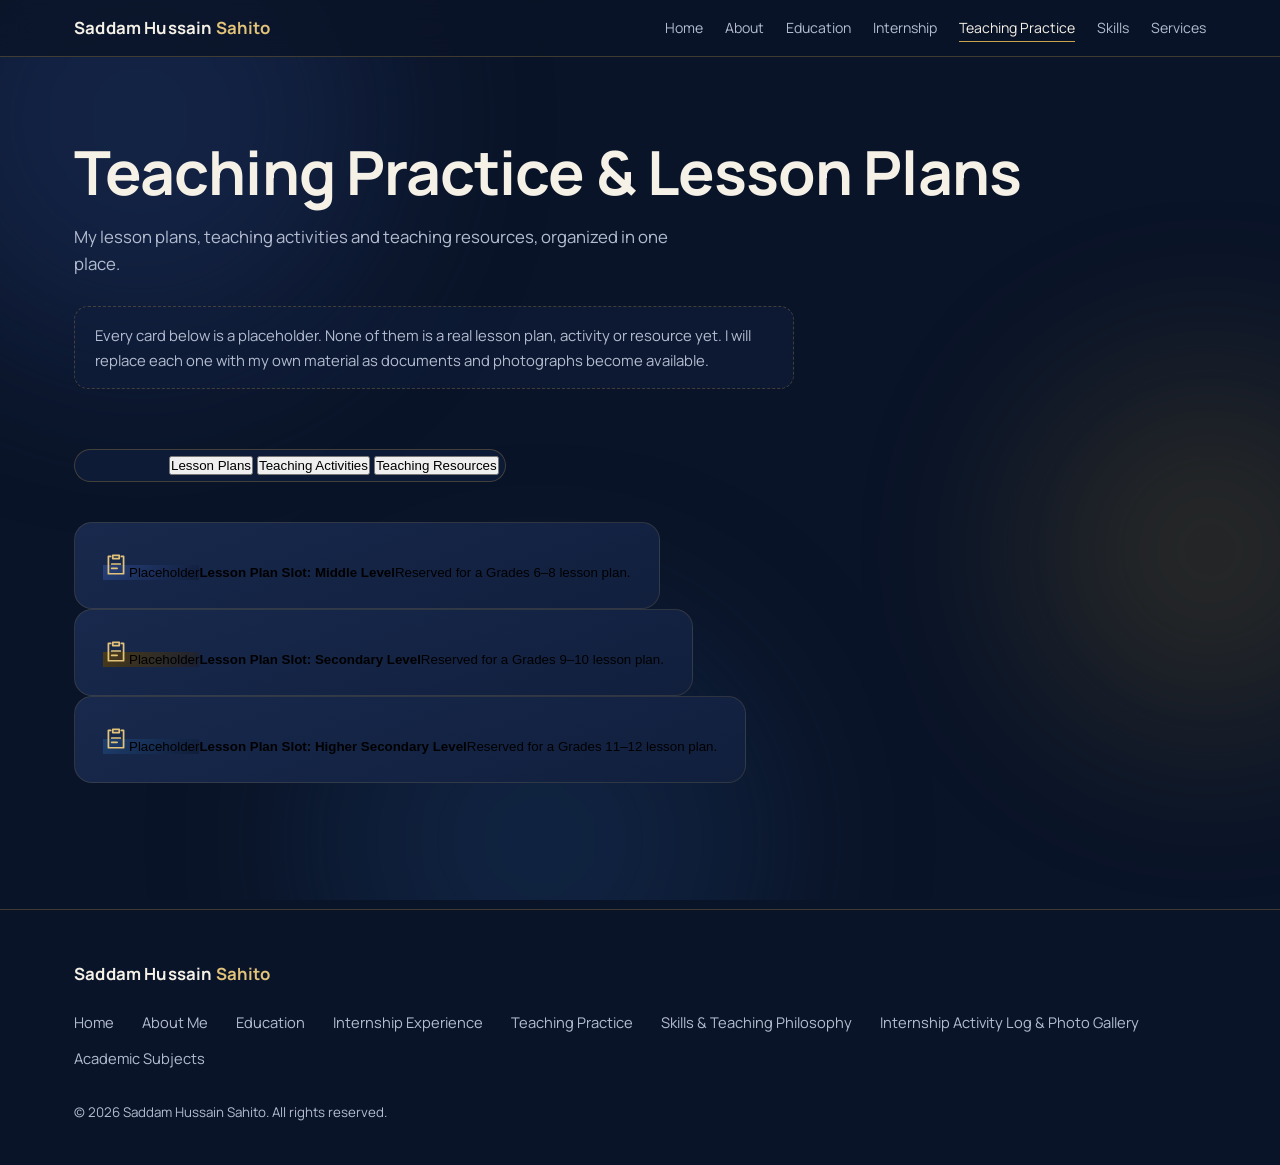
<file: portfolio/teaching-practice.html>
<!DOCTYPE html>
<html lang="en"><head><meta charset="utf-8"><meta name="viewport" content="width=device-width,initial-scale=1">
<title>Teaching Practice &amp; Lesson Plans | Saddam Hussain Sahito</title>
<meta name="description" content="Lesson plans, teaching activities and teaching resources from Saddam Hussain Sahito's English teaching portfolio.">
<link rel="preconnect" href="https://fonts.googleapis.com"><link rel="preconnect" href="https://fonts.gstatic.com" crossorigin>
<link href="https://fonts.googleapis.com/css2?family=Manrope:wght@400;500;600;700&display=swap" rel="stylesheet">
<link rel="stylesheet" href="css/style.css"></head>
<body>
<svg width="0" height="0" style="position:absolute" aria-hidden="true"><defs><symbol id="i-book" viewBox="0 0 24 24"><path d="M4 4h12a3 3 0 0 1 3 3v13H7a3 3 0 0 1-3-3zM4 17a3 3 0 0 1 3-3h12"/></symbol><symbol id="i-pen" viewBox="0 0 24 24"><path d="M4 20l4-1L19 8l-3-3L5 16zM14 7l3 3"/></symbol><symbol id="i-clip" viewBox="0 0 24 24"><path d="M9 4h6v3H9zM7 5H5v16h14V5h-2M8 12h8M8 16h5"/></symbol><symbol id="i-chat" viewBox="0 0 24 24"><path d="M4 5h16v11H9l-5 4zM8 9h8M8 12h5"/></symbol><symbol id="i-users" viewBox="0 0 24 24"><path d="M9 11a3 3 0 1 0 0-6 3 3 0 0 0 0 6zM3 20a6 6 0 0 1 12 0M16 6a3 3 0 0 1 0 5M18 20a6 6 0 0 0-3-5"/></symbol><symbol id="i-assess" viewBox="0 0 24 24"><path d="M5 4h14v16H5zM8 9l2 2 3-3M8 15h8"/></symbol><symbol id="i-folder" viewBox="0 0 24 24"><path d="M3 6h7l2 2h9v11H3z"/></symbol><symbol id="i-clock" viewBox="0 0 24 24"><path d="M12 21a9 9 0 1 0 0-18 9 9 0 0 0 0 18zM12 7v5l3 2"/></symbol><symbol id="i-cap" viewBox="0 0 24 24"><path d="M2 9l10-5 10 5-10 5zM6 11v5c3 2 9 2 12 0v-5"/></symbol><symbol id="i-bld" viewBox="0 0 24 24"><path d="M4 21V8l8-5 8 5v13zM9 21v-6h6v6M8 11h2M14 11h2"/></symbol><symbol id="i-file" viewBox="0 0 24 24"><path d="M6 3h8l4 4v14H6zM14 3v4h4M9 12h6M9 16h6"/></symbol><symbol id="i-jour" viewBox="0 0 24 24"><path d="M6 3h12v18H6zM9 3v18M12 8h3"/></symbol><symbol id="i-mic" viewBox="0 0 24 24"><path d="M12 3a3 3 0 0 1 3 3v5a3 3 0 0 1-6 0V6a3 3 0 0 1 3-3zM6 11a6 6 0 0 0 12 0M12 17v4"/></symbol><symbol id="i-list" viewBox="0 0 24 24"><path d="M9 6h11M9 12h11M9 18h11M4 6h1M4 12h1M4 18h1"/></symbol></defs></svg>
<div class="bg" aria-hidden="true"><i class="blob b1"></i><i class="blob b2"></i><i class="blob b3"></i></div>
<header><div class="bar"><a class="brand" href="index.html">Saddam Hussain <span>Sahito</span></a>
<button class="menu" aria-expanded="false" aria-controls="nav">Menu</button>
<nav aria-label="Main"><ul id="nav"><li><a href="index.html">Home</a></li><li><a href="about.html">About</a></li><li><a href="education.html">Education</a></li><li><a href="internship.html">Internship</a></li><li><a href="teaching-practice.html" aria-current="page">Teaching Practice</a></li><li><a href="skills-philosophy.html">Skills</a></li><li><a href="services.html">Services</a></li></ul></nav></div></header>
<main>
<section class="phead"><div class="wrap"><h1>Teaching Practice &amp; Lesson Plans</h1>
<p class="lead">My lesson plans, teaching activities and teaching resources, organized in one place.</p>
<p class="notice">Every card below is a placeholder. None of them is a real lesson plan, activity or resource yet. I will replace each one with my own material as documents and photographs become available.</p></div></section>
<section style="padding-top:20px"><div class="wrap">
<div class="tabs" role="tablist" aria-label="Teaching material categories"><span class="pill-bg" aria-hidden="true"></span><button class="tab" role="tab" data-cat="Lesson Plans" aria-selected="true">Lesson Plans</button><button class="tab" role="tab" data-cat="Teaching Activities" aria-selected="false">Teaching Activities</button><button class="tab" role="tab" data-cat="Teaching Resources" aria-selected="false">Teaching Resources</button></div>
<div class="pgrid"><button class="card pcard reveal" data-cat="Lesson Plans" data-doc="" data-long="This card holds a place for one of my lesson plans for middle level (Grades 6–8). Once I add the real document, it will open here for viewing." aria-haspopup="dialog"><span class="thumb" style="background:linear-gradient(135deg,#27407a,#101d3a)"><svg class="ico" aria-hidden="true"><use href="#i-clip"/></svg><span class="badge">Placeholder</span></span><span class="pbody"><b>Lesson Plan Slot: Middle Level</b><span>Reserved for a Grades 6–8 lesson plan.</span></span></button><button class="card pcard reveal" data-cat="Lesson Plans" data-doc="" data-long="This card holds a place for one of my lesson plans for secondary level (Grades 9–10). Once I add the real document, it will open here for viewing." aria-haspopup="dialog"><span class="thumb" style="background:linear-gradient(135deg,#4a3b17,#1a1f33)"><svg class="ico" aria-hidden="true"><use href="#i-clip"/></svg><span class="badge">Placeholder</span></span><span class="pbody"><b>Lesson Plan Slot: Secondary Level</b><span>Reserved for a Grades 9–10 lesson plan.</span></span></button><button class="card pcard reveal" data-cat="Lesson Plans" data-doc="" data-long="This card holds a place for one of my lesson plans for higher secondary level (Grades 11–12). Once I add the real document, it will open here for viewing." aria-haspopup="dialog"><span class="thumb" style="background:linear-gradient(135deg,#1d3f6e,#101d3a)"><svg class="ico" aria-hidden="true"><use href="#i-clip"/></svg><span class="badge">Placeholder</span></span><span class="pbody"><b>Lesson Plan Slot: Higher Secondary Level</b><span>Reserved for a Grades 11–12 lesson plan.</span></span></button><button class="card pcard reveal" data-cat="Teaching Activities" data-doc="" data-long="This card holds a place for a speaking or listening activity I choose to document, with its description and photos." aria-haspopup="dialog"><span class="thumb" style="background:linear-gradient(135deg,#27407a,#101d3a)"><svg class="ico" aria-hidden="true"><use href="#i-chat"/></svg><span class="badge">Placeholder</span></span><span class="pbody"><b>Activity Slot: Speaking and Listening</b><span>Reserved for a documented classroom activity.</span></span></button><button class="card pcard reveal" data-cat="Teaching Activities" data-doc="" data-long="This card holds a place for a reading or writing activity I choose to document, with its description and photos." aria-haspopup="dialog"><span class="thumb" style="background:linear-gradient(135deg,#4a3b17,#1a1f33)"><svg class="ico" aria-hidden="true"><use href="#i-chat"/></svg><span class="badge">Placeholder</span></span><span class="pbody"><b>Activity Slot: Reading and Writing</b><span>Reserved for a documented classroom activity.</span></span></button><button class="card pcard reveal" data-cat="Teaching Activities" data-doc="" data-long="This card holds a place for a classroom activity I choose to document, with its description and photos." aria-haspopup="dialog"><span class="thumb" style="background:linear-gradient(135deg,#1d3f6e,#101d3a)"><svg class="ico" aria-hidden="true"><use href="#i-chat"/></svg><span class="badge">Placeholder</span></span><span class="pbody"><b>Activity Slot: Classroom Management</b><span>Reserved for a documented classroom activity.</span></span></button><button class="card pcard reveal" data-cat="Teaching Resources" data-doc="" data-long="This card holds a place for a worksheet I prepared. I will add the real file once it is ready to share." aria-haspopup="dialog"><span class="thumb" style="background:linear-gradient(135deg,#27407a,#101d3a)"><svg class="ico" aria-hidden="true"><use href="#i-folder"/></svg><span class="badge">Placeholder</span></span><span class="pbody"><b>Resource Slot: Worksheets</b><span>Reserved for a teaching worksheet I prepared.</span></span></button><button class="card pcard reveal" data-cat="Teaching Resources" data-doc="" data-long="This card holds a place for a visual aid I prepared. I will add the real file once it is ready to share." aria-haspopup="dialog"><span class="thumb" style="background:linear-gradient(135deg,#4a3b17,#1a1f33)"><svg class="ico" aria-hidden="true"><use href="#i-folder"/></svg><span class="badge">Placeholder</span></span><span class="pbody"><b>Resource Slot: Visual Aids</b><span>Reserved for a visual teaching aid I prepared.</span></span></button><button class="card pcard reveal" data-cat="Teaching Resources" data-doc="" data-long="This card holds a place for assessment material I prepared. I will add the real file once it is ready to share." aria-haspopup="dialog"><span class="thumb" style="background:linear-gradient(135deg,#1d3f6e,#101d3a)"><svg class="ico" aria-hidden="true"><use href="#i-folder"/></svg><span class="badge">Placeholder</span></span><span class="pbody"><b>Resource Slot: Assessment Materials</b><span>Reserved for assessment material I prepared.</span></span></button></div></div></section>
</main>
<dialog id="lb" aria-labelledby="lbtitle"><button class="lbclose" aria-label="Close">&times;</button>
<div class="lbimg" id="lbimg"></div>
<div class="lbtxt"><span class="badge" id="lbbadge">Placeholder</span><p id="lbcat" style="margin:12px 0 0;color:var(--gold2);font-weight:600"></p><h2 id="lbtitle"></h2><p id="lbdesc"></p><div id="lbdoc"></div></div></dialog>
<footer class="foot"><div class="wrap"><a class="brand" href="index.html">Saddam Hussain <span>Sahito</span></a><nav aria-label="Footer"><ul><li><a href="index.html">Home</a></li><li><a href="about.html">About Me</a></li><li><a href="education.html">Education</a></li><li><a href="internship.html">Internship Experience</a></li><li><a href="teaching-practice.html">Teaching Practice</a></li><li><a href="skills-philosophy.html">Skills &amp; Teaching Philosophy</a></li><li><a href="activity-log-gallery.html">Internship Activity Log &amp; Photo Gallery</a></li><li><a href="academic-subjects.html">Academic Subjects</a></li></ul></nav><small>© 2026 Saddam Hussain Sahito. All rights reserved.</small></div></footer>
<script src="js/main.js"></script><script src="js/portfolio.js"></script></body></html>
</file>
<file: portfolio/css/style.css>
:root{--navy:#0a1428;--navy2:#111f3d;--navy3:#18294d;--ivory:#f6f1e7;--muted:#b4bdd0;--gold:#c9a24b;--gold2:#e3c37a;--line:rgba(201,162,75,.28);--r:18px}
*{box-sizing:border-box;margin:0;padding:0}
html{scroll-behavior:smooth}
body{background:var(--navy);color:var(--ivory);font-family:"Manrope",system-ui,-apple-system,"Segoe UI",sans-serif;line-height:1.65;overflow-x:hidden}
a{color:inherit;text-decoration:none}
:focus-visible{outline:2px solid var(--gold2);outline-offset:3px;border-radius:6px}
.ico{width:26px;height:26px;fill:none;stroke:var(--gold2);stroke-width:1.6;stroke-linecap:round;stroke-linejoin:round}
.bg{position:fixed;inset:0;z-index:-1;overflow:hidden;pointer-events:none}
.blob{position:absolute;border-radius:50%;filter:blur(90px);opacity:.35;animation:drift 26s ease-in-out infinite alternate,pulse 9s ease-in-out infinite}
.b1{width:480px;height:480px;background:#27407a;top:-120px;left:-100px}
.b2{width:380px;height:380px;background:#8a6d27;top:40%;right:-120px;animation-delay:-8s;opacity:.22}
.b3{width:440px;height:440px;background:#1d3f6e;bottom:-160px;left:25%;animation-delay:-14s}
@keyframes drift{to{transform:translate(70px,50px) scale(1.12)}}
@keyframes pulse{50%{opacity:.18}}
header{position:sticky;top:0;z-index:20;background:rgba(10,20,40,.82);backdrop-filter:blur(14px);border-bottom:1px solid var(--line)}
.bar{max-width:1180px;margin:auto;padding:14px 24px;display:flex;align-items:center;justify-content:space-between;gap:20px}
.brand{font-weight:700;font-size:1.05rem;letter-spacing:.01em}
.brand span{color:var(--gold2)}
nav ul{display:flex;gap:22px;list-style:none;font-size:.88rem;color:var(--muted)}
nav a{padding:4px 0;border-bottom:1px solid transparent;transition:.25s}
nav a:hover,nav a[aria-current]{color:var(--ivory);border-color:var(--gold)}
.menu{display:none;background:none;border:1px solid var(--line);color:var(--ivory);padding:8px 14px;border-radius:10px;font:inherit;cursor:pointer}
.wrap{max-width:1180px;margin:auto;padding:0 24px}
section{padding:96px 0}
h1,h2,h3{font-weight:700;line-height:1.15;letter-spacing:-.015em}
h2{font-size:clamp(1.9rem,3.6vw,2.7rem);margin-bottom:14px}
.lead{color:var(--muted);max-width:640px;font-size:1.05rem}
.head{margin-bottom:46px}
.btn{display:inline-block;padding:15px 30px;border-radius:999px;font-weight:600;font-size:.98rem;border:1px solid var(--gold);transition:.3s;cursor:pointer}
.btn.fill{background:linear-gradient(135deg,var(--gold2),var(--gold));color:var(--navy)}
.btn.fill:hover{transform:translateY(-3px);box-shadow:0 14px 34px rgba(201,162,75,.3)}
.btn.line:hover{background:rgba(201,162,75,.12);transform:translateY(-3px)}
.hero{padding:70px 0 90px}
.hero .wrap{display:grid;grid-template-columns:1.15fr .85fr;gap:64px;align-items:center}
.hero h1{font-size:clamp(2.6rem,6vw,4.6rem);margin-bottom:18px}
.role{font-size:1.1rem;color:var(--gold2);font-weight:600;margin-bottom:8px}
.uni{color:var(--muted);margin-bottom:22px}
.tag{font-size:1.2rem;max-width:520px;margin-bottom:34px;font-style:italic;color:#e8e2d3}
.frame{position:relative;max-width:400px;margin-left:auto;animation:fadeIn 1.6s ease .2s both}
.frame::before{content:"";position:absolute;inset:-14px;border-radius:30px;border:1px solid var(--line);box-shadow:0 0 60px rgba(201,162,75,.22),inset 0 0 40px rgba(201,162,75,.06)}
.frame img{display:block;width:100%;border-radius:22px;border:2px solid var(--gold);position:relative}
.note{font-size:.78rem;color:var(--muted);margin-top:22px;text-align:center}
@keyframes fadeIn{from{opacity:0;transform:scale(.97)}}
.stats{padding:30px 0 70px}
.sgrid{display:grid;grid-template-columns:repeat(4,1fr);border:1px solid var(--line);border-radius:var(--r);background:rgba(17,31,61,.6)}
.stat{padding:38px 20px;text-align:center;border-right:1px solid var(--line)}
.stat:last-child{border:0}
.num{font-size:clamp(2.4rem,4.5vw,3.6rem);font-weight:700;color:var(--gold2);line-height:1}
.stat p{color:var(--muted);margin-top:10px;font-size:.95rem}
.grid3{display:grid;grid-template-columns:repeat(3,1fr);gap:22px}
.card{background:linear-gradient(160deg,var(--navy3),var(--navy2));border:1px solid rgba(201,162,75,.16);border-radius:var(--r);padding:28px;transition:.35s}
.card:hover{transform:translateY(-6px);border-color:var(--gold);box-shadow:0 18px 40px rgba(0,0,0,.35)}
.card h3{font-size:1.1rem;margin:16px 0 6px}
.card p{color:var(--muted);font-size:.93rem}
.gallery{display:grid;grid-template-columns:repeat(3,1fr);gap:16px;margin-bottom:18px}
.tile{position:relative;aspect-ratio:4/3;border-radius:var(--r);overflow:hidden;border:1px solid var(--line)}
.tile:nth-child(1){grid-row:span 2;aspect-ratio:auto}
.art{position:absolute;inset:0;display:grid;place-items:center;transition:transform .7s ease}
.tile:hover .art{transform:scale(1.1)}
.art .ico{width:64px;height:64px;stroke-width:1.2}
.tile span{position:absolute;left:0;right:0;bottom:0;padding:34px 16px 14px;background:linear-gradient(transparent,rgba(10,20,40,.92));font-size:.88rem}
.cap{font-size:.82rem;color:var(--muted);margin-bottom:30px}
.quote{position:relative;max-width:900px;margin:auto;padding:56px 56px 48px;border:1px solid var(--line);border-radius:26px;background:linear-gradient(150deg,rgba(24,41,77,.85),rgba(17,31,61,.85))}
.quote::before{content:"\201C";position:absolute;top:6px;left:30px;font-size:7rem;line-height:1;color:var(--gold);opacity:.55;font-family:Georgia,serif}
.quote p{font-size:clamp(1.1rem,2vw,1.4rem);line-height:1.85;font-weight:500}
.quote footer{margin-top:24px;color:var(--gold2);font-weight:600;background:none;border:0}
.grid2{display:grid;grid-template-columns:1fr 1fr;gap:22px}
.inst h3{font-size:1.35rem}
.inst .k{color:var(--gold2);font-size:.9rem;font-weight:600;margin-bottom:4px}
.meta{display:flex;flex-wrap:wrap;gap:16px;margin-bottom:34px}
.pill{border:1px solid var(--line);border-radius:14px;padding:14px 22px;background:rgba(17,31,61,.6)}
.pill b{display:block;font-size:1.3rem;color:var(--gold2)}
.pill small{color:var(--muted)}
.sub{font-size:1.05rem;margin:38px 0 18px;color:var(--gold2)}
.grid4{display:grid;grid-template-columns:repeat(4,1fr);gap:18px}
.doc{position:relative}
.doc .st{display:inline-block;margin-top:14px;font-size:.78rem;color:var(--gold2);border:1px dashed var(--line);border-radius:999px;padding:3px 12px}
.docs{display:grid;grid-template-columns:repeat(3,1fr);gap:22px}
.cta{text-align:center}
.cta .box{padding:80px 30px;border:1px solid var(--line);border-radius:30px;background:radial-gradient(ellipse at top,rgba(201,162,75,.14),transparent 65%),var(--navy2)}
.cta .lead{margin:0 auto 34px}
.foot{border-top:1px solid var(--line);padding:50px 0 40px;margin-top:30px}
.foot ul{list-style:none;display:flex;flex-wrap:wrap;gap:12px 28px;margin:22px 0 28px;color:var(--muted);font-size:.92rem}
.foot a:hover{color:var(--gold2)}
.foot small{color:var(--muted)}
.js .reveal{opacity:0;transform:translateY(34px);transition:opacity .9s ease,transform .9s ease;transition-delay:var(--d,0s)}
.js .reveal.in{opacity:1;transform:none}
@media(max-width:900px){.hero .wrap,.grid2{grid-template-columns:1fr}.frame{margin:0 auto;max-width:320px;order:-1}.grid3,.docs{grid-template-columns:1fr 1fr}.grid4{grid-template-columns:1fr 1fr}.sgrid{grid-template-columns:1fr 1fr}.stat:nth-child(2){border-right:0}.stat:nth-child(-n+2){border-bottom:1px solid var(--line)}.gallery{grid-template-columns:1fr 1fr}.tile:nth-child(1){grid-row:auto;aspect-ratio:4/3}.menu{display:block}nav ul{display:none;position:absolute;top:100%;left:0;right:0;flex-direction:column;gap:0;background:var(--navy);padding:10px 24px 20px;border-bottom:1px solid var(--line)}nav ul.open{display:flex}nav li a{display:block;padding:10px 0}.quote{padding:50px 26px 36px}}
@media(max-width:560px){section{padding:70px 0}.grid3,.docs,.grid4,.gallery{grid-template-columns:1fr}}
@media(prefers-reduced-motion:reduce){*{animation:none!important;transition:none!important;scroll-behavior:auto!important}.js .reveal{opacity:1;transform:none}}
/* Teaching Practice page */
[hidden]{display:none!important}
.phead{padding:80px 0 40px}
.phead h1{font-size:clamp(2.3rem,5vw,3.8rem);margin-bottom:16px}
.notice{margin-top:28px;max-width:720px;border:1px dashed var(--line);border-radius:14px;padding:16px 20px;color:var(--muted);font-size:.93rem;background:rgba(17,31,61,.5)}
.tabs{position:relative;display:inline-flex;gap:4px;padding:6px;border:1px solid var(--line);border-radius:999px;background:rgba(17,31,61,.7);margin-bottom:40px;max-width:100%;overflow-x:auto}
</file>
